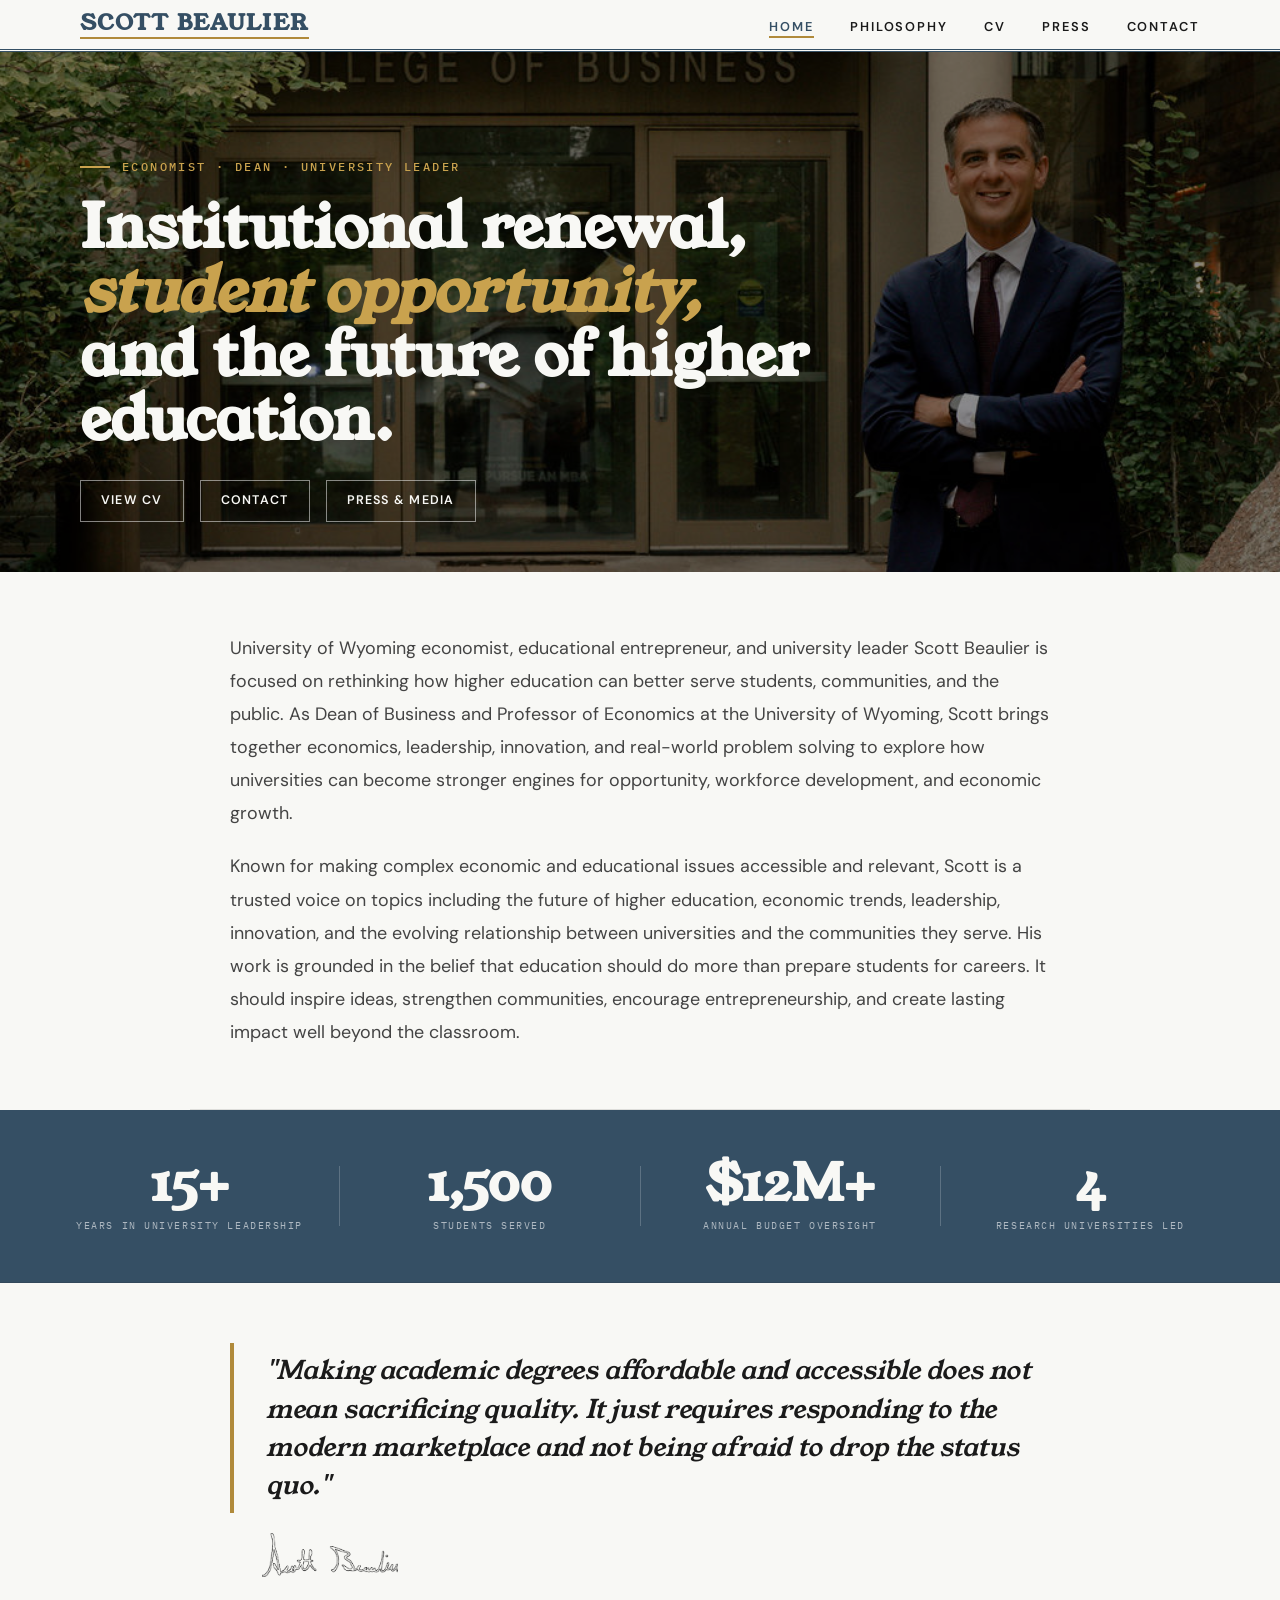
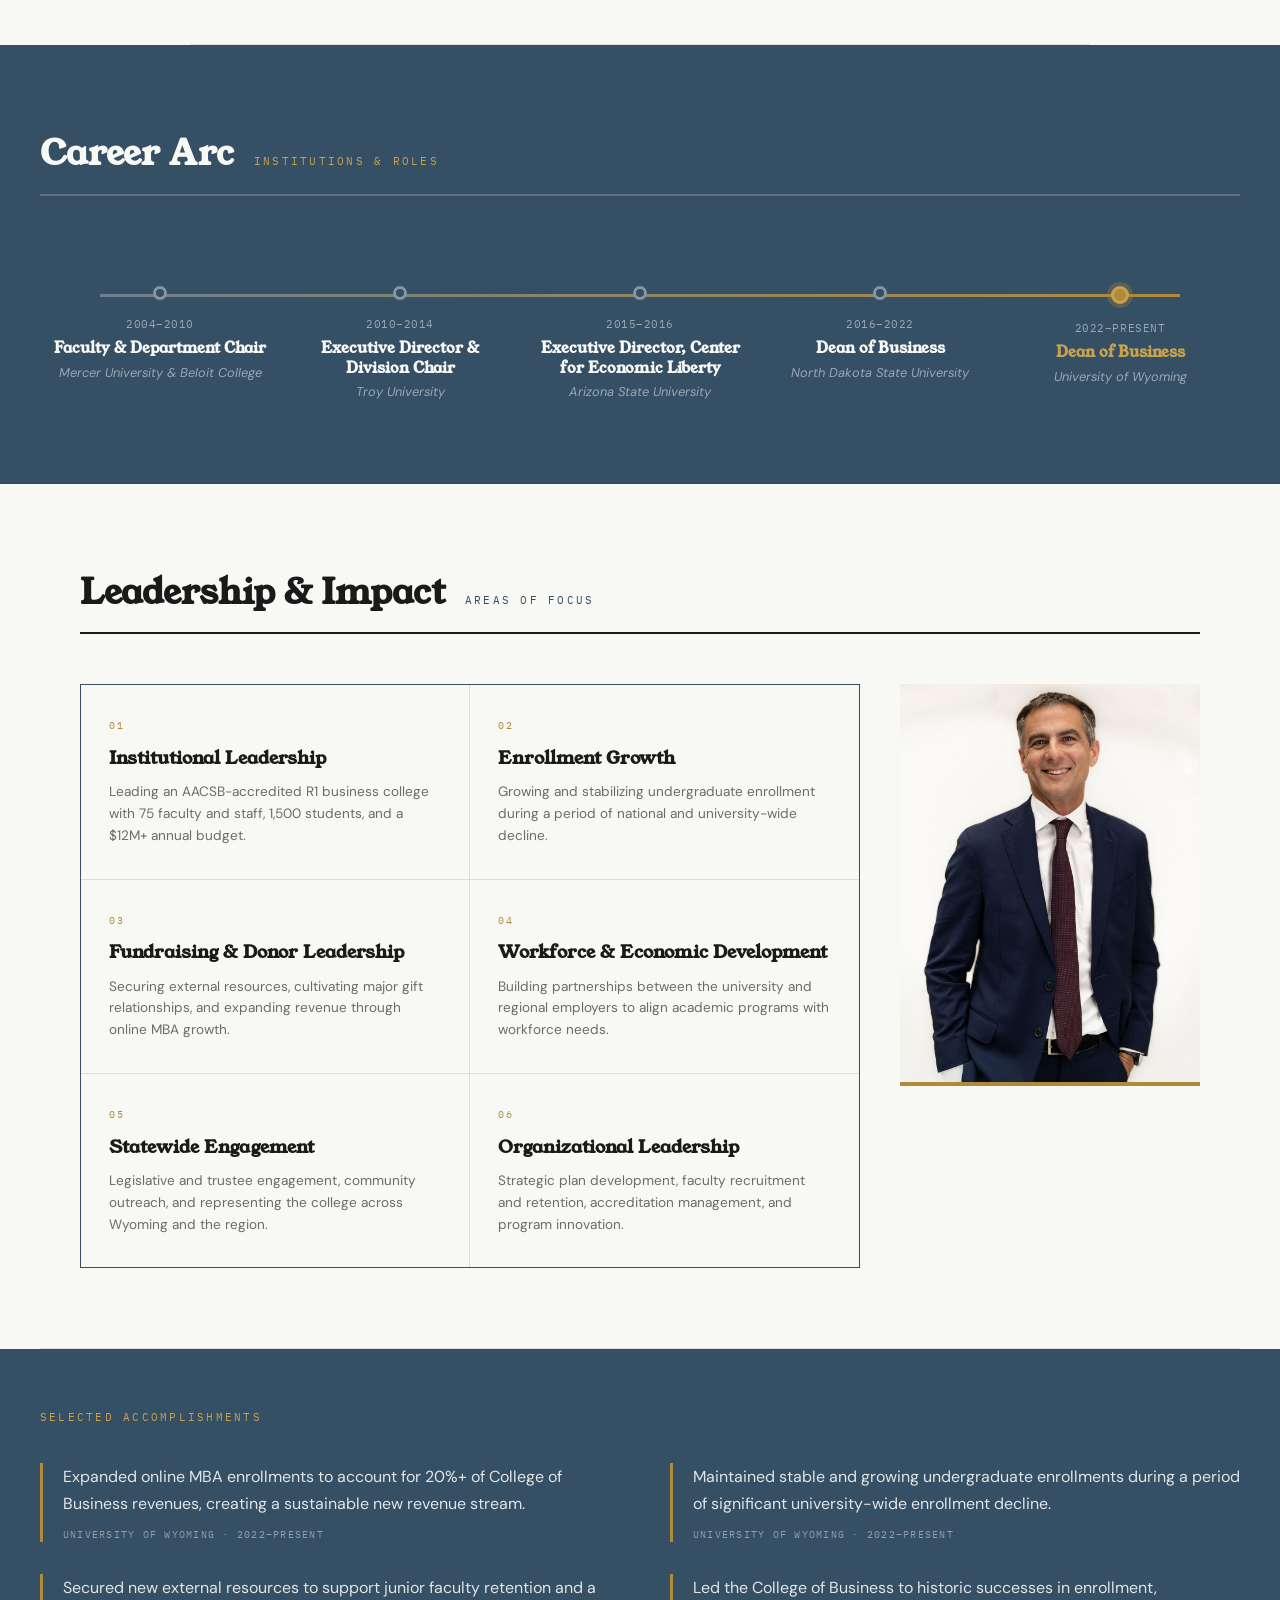
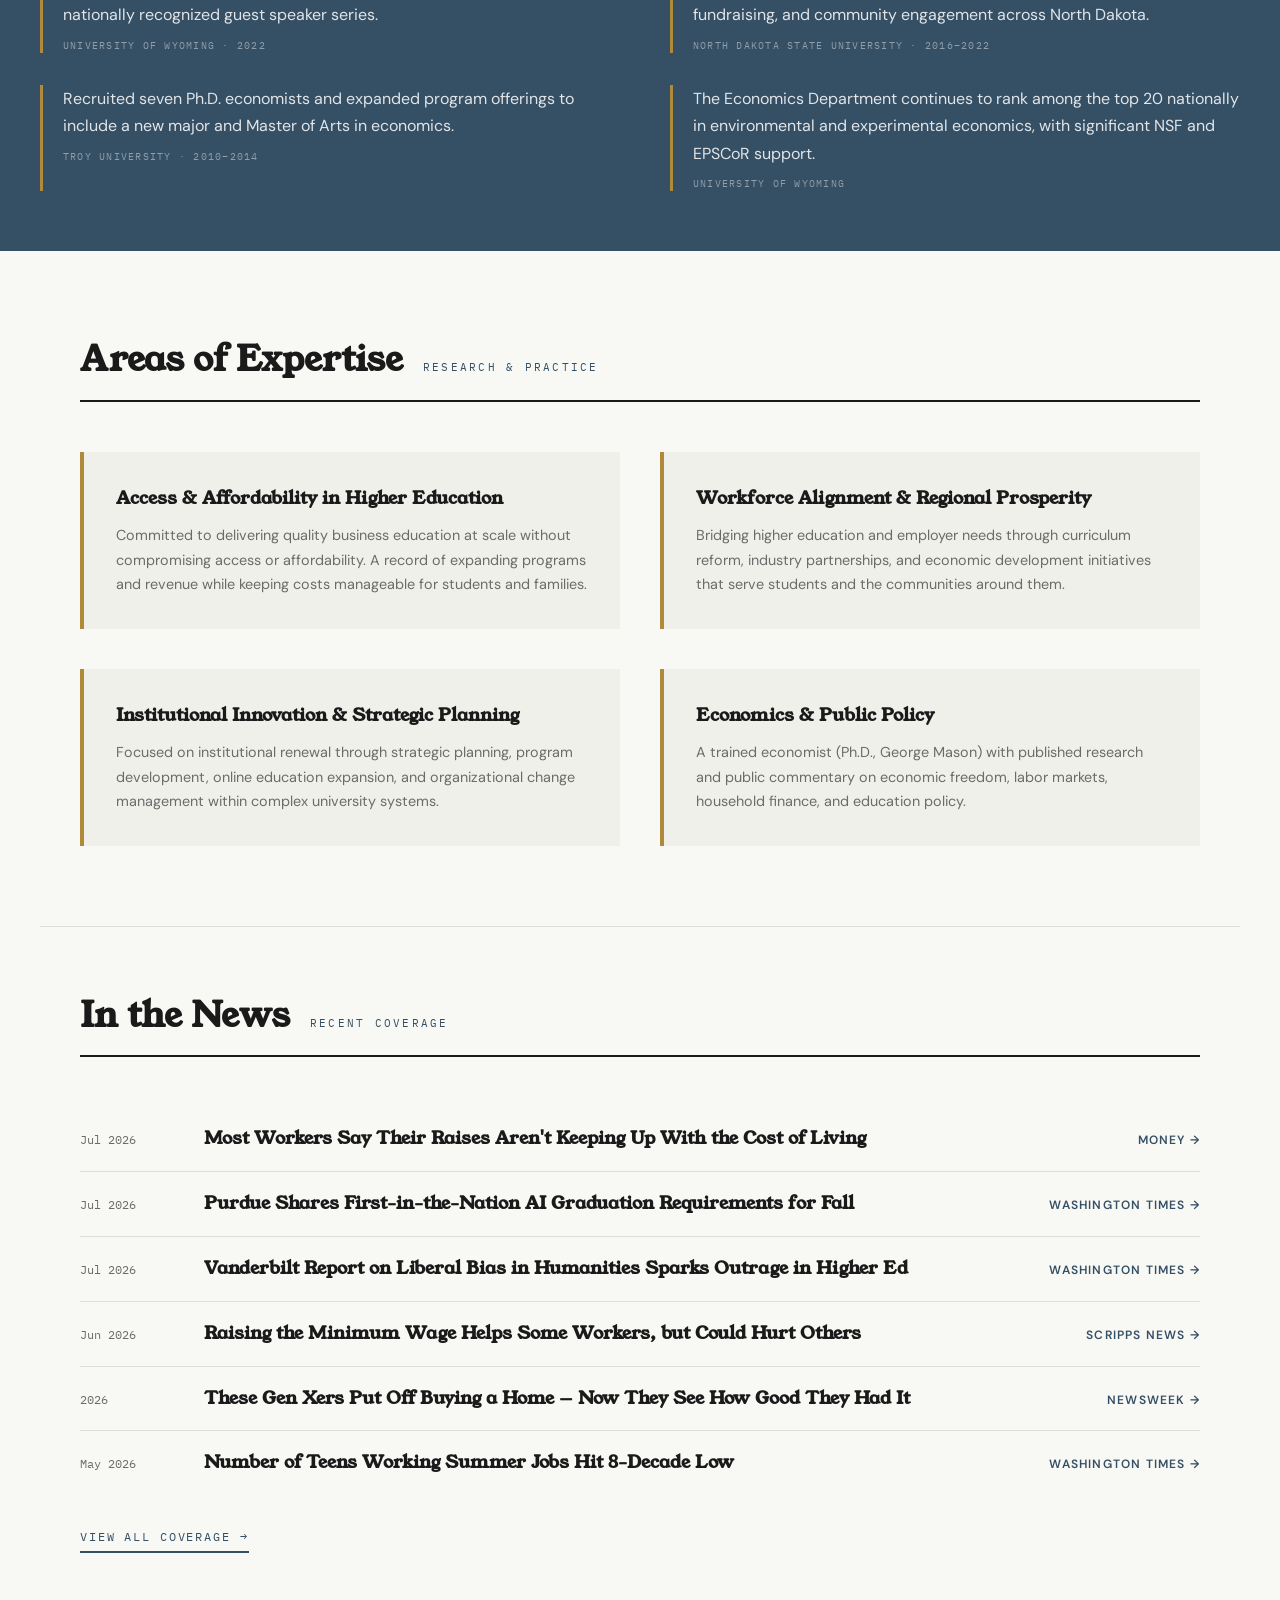
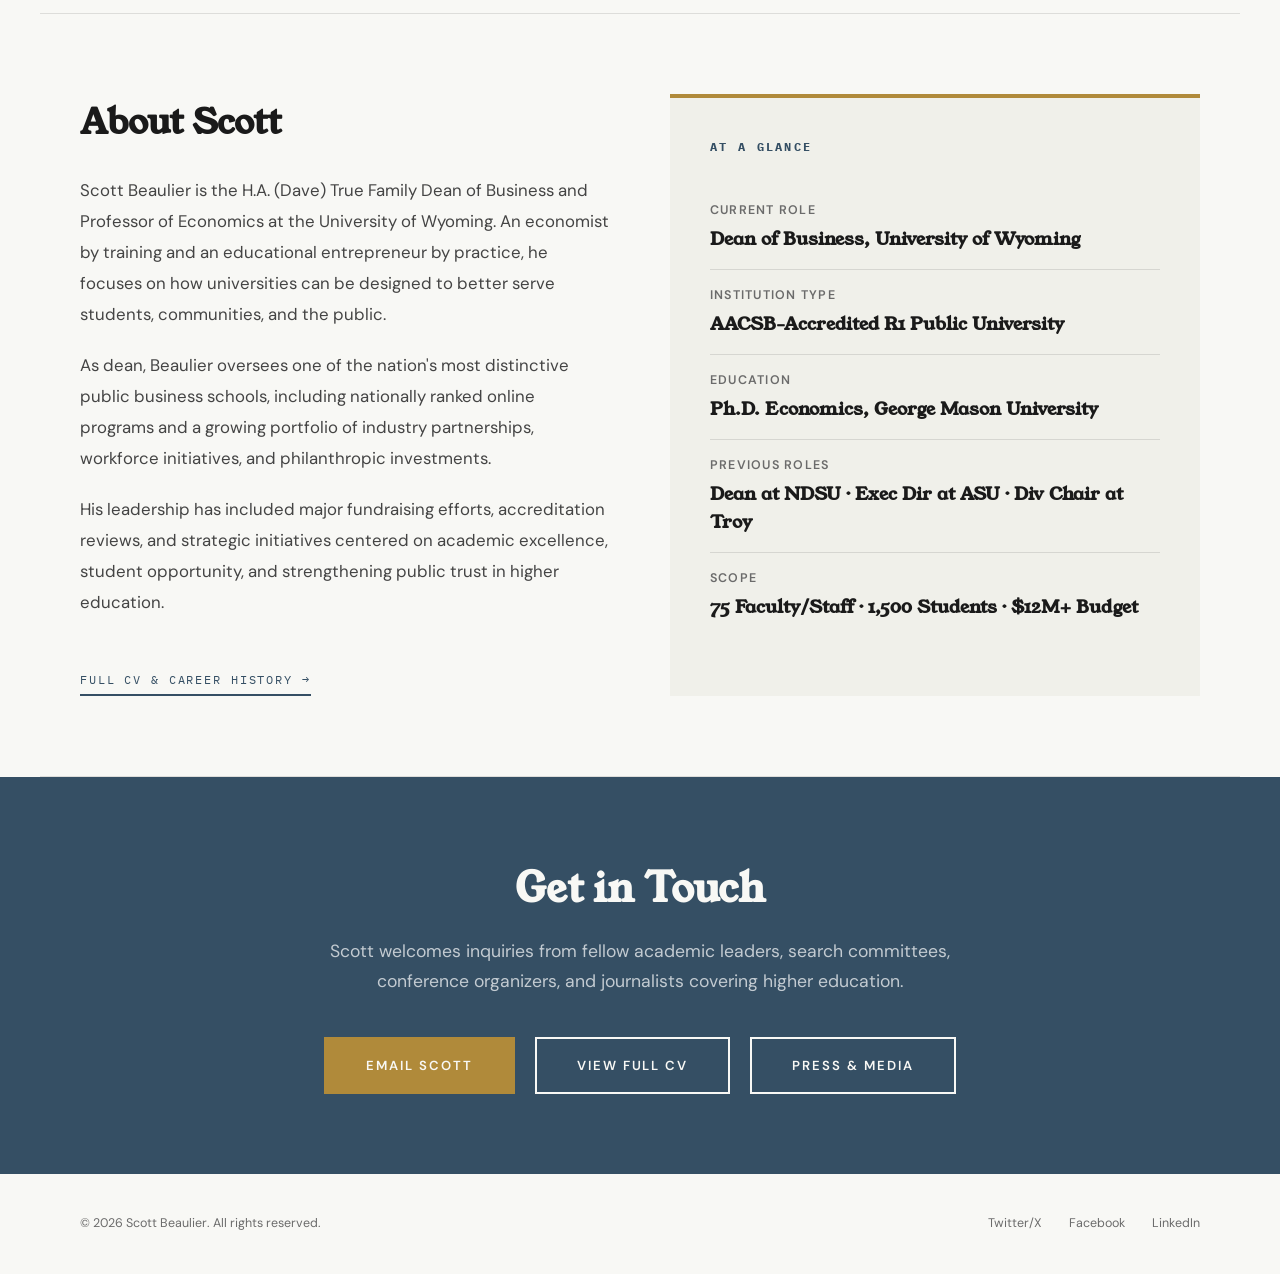
<file: index.html>
<!DOCTYPE html>
<html lang="en">
<head>
<meta charset="UTF-8">
<meta name="viewport" content="width=device-width, initial-scale=1.0">
<title>Scott Beaulier — Economist & University Leader</title>
<link href="https://fonts.googleapis.com/css2?family=Young+Serif&family=DM+Sans:wght@300;400;500;600&family=IBM+Plex+Mono:wght@400;500&display=swap" rel="stylesheet">
<link rel="icon" type="image/svg+xml" href="favicon.svg">
<link rel="stylesheet" href="styles.css">
<style>
  .hero {
    max-width: 1200px; margin: 0 auto; padding: 60px 40px 40px;
    display: grid; grid-template-columns: 1fr 400px; gap: 60px;
    align-items: start; border-bottom: 1px solid var(--light-rule);
  }
  .hero-text { padding-top: 20px; }
  .hero-kicker {
    font-family: 'IBM Plex Mono', monospace; font-size: 0.75rem; font-weight: 500;
    text-transform: uppercase; letter-spacing: 0.2em; color: var(--navy);
    margin-bottom: 20px; display: flex; align-items: center; gap: 12px;
  }
  .hero-kicker::before { content: ''; width: 30px; height: 2px; background: var(--gold); }
  .hero h1 {
    font-family: 'Young Serif', serif; font-size: 3.8rem; font-weight: 900;
    line-height: 1.05; margin-bottom: 24px; letter-spacing: -0.02em;
  }
  .hero h1 em { font-style: italic; color: var(--navy); }
  .hero-subtitle {
    font-size: 1.15rem; line-height: 1.8; color: var(--mid-gray);
    max-width: 580px; margin-bottom: 32px; font-weight: 400;
  }
  .hero-meta { display: flex; gap: 16px; flex-wrap: wrap; }
  .hero-meta a {
    font-size: 0.78rem; font-weight: 600; text-transform: uppercase; letter-spacing: 0.1em;
    color: var(--navy); padding: 8px 16px; border: 1.5px solid var(--navy);
    transition: all 0.3s; text-decoration: none;
  }
  .hero-meta a:hover { background: var(--navy); color: var(--warm-white); }
  .hero-image-area { position: relative; }
  .hero-image-frame {
    aspect-ratio: 3/4; background: var(--cream); overflow: hidden;
    border-bottom: 4px solid var(--gold);
  }
  .hero-image-frame img { width: 100%; height: 100%; object-fit: cover; object-position: center top; }
  .hero-image-caption { margin-top: 12px; font-size: 0.75rem; color: var(--mid-gray); font-style: italic; }

  /* ── STATS STRIP ── */
  .stats-strip {
    background: var(--navy); padding: 48px 40px;
    border-bottom: 1px solid var(--light-rule);
  }
  .stats-inner {
    max-width: 1200px; margin: 0 auto;
    display: flex; align-items: center; justify-content: center; gap: 0;
  }
  .stat-item { flex: 1; text-align: center; padding: 0 32px; }
  .stat-number {
    font-family: 'Young Serif', serif; font-size: 3.2rem; font-weight: 900;
    color: var(--warm-white); line-height: 1; margin-bottom: 8px;
  }
  .stat-label {
    font-family: 'IBM Plex Mono', monospace; font-size: 0.65rem;
    text-transform: uppercase; letter-spacing: 0.15em; color: rgba(255,255,255,0.6);
  }
  .stat-divider {
    width: 1px; height: 60px; background: rgba(255,255,255,0.2); flex-shrink: 0;
  }

  /* ── CAREER ARC ── */
  .career-arc {
    background: var(--navy); padding: 80px 40px;
    border-bottom: 1px solid var(--light-rule);
  }
  .career-arc-inner { position: relative; max-width: 1200px; margin: 0 auto; }
  .career-arc .section-header { border-bottom-color: rgba(255,255,255,0.2); }
  .career-arc .section-header h2 { color: var(--warm-white); }
  .career-arc .section-header .section-label { color: var(--gold-light); }
  .arc-timeline {
    display: flex; justify-content: space-between; position: relative;
    padding-top: 40px; margin-top: 20px;
  }
  .arc-line {
    position: absolute; top: 48px; left: 5%; right: 5%;
    height: 3px; background: rgba(255,255,255,0.15); z-index: 0;
  }
  .arc-line::after {
    content: ''; position: absolute; top: 0; left: 0;
    width: 100%; height: 100%; background: linear-gradient(90deg, rgba(255,255,255,0.15) 0%, var(--gold) 100%);
  }
  .arc-item {
    position: relative; z-index: 1; text-align: center;
    flex: 1; padding: 0 8px;
  }
  .arc-dot {
    width: 14px; height: 14px; border-radius: 50%;
    background: var(--navy); border: 3px solid rgba(255,255,255,0.4);
    margin: 0 auto 16px; position: relative;
  }
  .arc-current .arc-dot {
    background: var(--gold); border-color: var(--gold-light);
    width: 18px; height: 18px;
    box-shadow: 0 0 0 4px rgba(176, 138, 58, 0.3);
  }
  .arc-year {
    font-family: 'IBM Plex Mono', monospace; font-size: 0.68rem;
    color: rgba(255,255,255,0.5); text-transform: uppercase; letter-spacing: 0.05em;
    margin-bottom: 6px;
  }
  .arc-role {
    font-family: 'Young Serif', serif; font-size: 0.95rem;
    font-weight: 700; line-height: 1.3; margin-bottom: 4px; color: var(--warm-white);
  }
  .arc-current .arc-role { color: var(--gold-light); }
  .arc-institution {
    font-size: 0.8rem; color: rgba(255,255,255,0.5); font-style: italic;
  }

  /* ── LEADERSHIP IMPACT ── */
  .leadership { max-width: 1200px; margin: 0 auto; padding: 80px 40px; border-bottom: 1px solid var(--light-rule); }
  .impact-grid { display: grid; grid-template-columns: repeat(2, 1fr); gap: 0; border: 1.5px solid var(--navy); }
  .impact-item {
    padding: 32px 28px; border-right: 1px solid var(--light-rule);
    border-bottom: 1px solid var(--light-rule); transition: background 0.3s;
  }
  .impact-item:hover { background: var(--cream); }
  .impact-item:nth-child(2n) { border-right: none; }
  .impact-item:nth-last-child(-n+2) { border-bottom: none; }
  .impact-number {
    font-family: 'IBM Plex Mono', monospace; font-size: 0.65rem; color: var(--gold);
    text-transform: uppercase; letter-spacing: 0.15em; margin-bottom: 10px;
  }
  .impact-item h3 { font-family: 'Young Serif', serif; font-size: 1.15rem; font-weight: 700; margin-bottom: 8px; }
  .impact-item p { font-size: 0.85rem; color: var(--mid-gray); line-height: 1.6; }

  /* ── ACCOMPLISHMENTS STRIP ── */
  .accomplishments {
    background: var(--navy); color: var(--warm-white); padding: 60px 40px;
  }
  .accomplishments-inner { max-width: 1200px; margin: 0 auto; }
  .accomplishments-header {
    font-family: 'IBM Plex Mono', monospace; font-size: 0.7rem; text-transform: uppercase;
    letter-spacing: 0.2em; color: var(--gold-light); margin-bottom: 36px;
  }
  .accomplishments-grid { display: grid; grid-template-columns: repeat(2, 1fr); gap: 32px 60px; }
  .accomplishment-entry { padding-left: 20px; border-left: 3px solid var(--gold); }
  .accomplishment-entry p {
    font-size: 1rem; line-height: 1.7; color: rgba(255,255,255,0.85);
  }
  .accomplishment-entry .acc-context {
    font-family: 'IBM Plex Mono', monospace; font-size: 0.65rem; text-transform: uppercase;
    letter-spacing: 0.12em; color: rgba(255,255,255,0.45); margin-top: 8px;
  }

  /* ── EXPERTISE ── */
  .expertise { max-width: 1200px; margin: 0 auto; padding: 80px 40px; border-bottom: 1px solid var(--light-rule); }
  .expertise-grid { display: grid; grid-template-columns: repeat(2, 1fr); gap: 40px; }
  .expertise-card {
    padding: 32px; background: var(--cream); border-left: 4px solid var(--gold); transition: transform 0.3s;
  }
  .expertise-card:hover { transform: translateY(-4px); }
  .expertise-card h3 { font-family: 'Young Serif', serif; font-size: 1.15rem; font-weight: 700; margin-bottom: 10px; }
  .expertise-card p { font-size: 0.9rem; color: var(--mid-gray); line-height: 1.7; }

  /* ── IN THE NEWS ── */
  .in-news { max-width: 1200px; margin: 0 auto; padding: 60px 40px; border-bottom: 1px solid var(--light-rule); }
  .news-list { display: flex; flex-direction: column; }
  .news-item {
    display: grid; grid-template-columns: 100px 1fr auto; gap: 24px;
    align-items: baseline; padding: 20px 0; border-bottom: 1px solid var(--light-rule);
    text-decoration: none; color: var(--ink); transition: all 0.3s;
  }
  .news-item:hover { padding-left: 12px; border-bottom-color: var(--navy); }
  .news-item:last-child { border-bottom: none; }
  .news-date { font-family: 'IBM Plex Mono', monospace; font-size: 0.72rem; color: var(--mid-gray); }
  .news-title { font-family: 'Young Serif', serif; font-size: 1.15rem; font-weight: 700; line-height: 1.3; }
  .news-source { font-size: 0.75rem; font-weight: 600; text-transform: uppercase; letter-spacing: 0.1em; color: var(--navy); white-space: nowrap; }

  /* ── BIO ── */
  .bio-preview {
    max-width: 1200px; margin: 0 auto; padding: 80px 40px;
    display: grid; grid-template-columns: 1fr 1fr; gap: 60px;
    border-bottom: 1px solid var(--light-rule);
  }
  .bio-preview h2 { font-family: 'Young Serif', serif; font-size: 2.2rem; font-weight: 900; margin-bottom: 24px; }
  .bio-text { font-size: 1.05rem; line-height: 1.85; color: #444; }
  .bio-text p { margin-bottom: 20px; }
  .bio-highlights { background: var(--cream); padding: 40px; border-top: 4px solid var(--gold); }
  .bio-highlights h3 {
    font-family: 'IBM Plex Mono', monospace; font-size: 0.72rem; text-transform: uppercase;
    letter-spacing: 0.2em; color: var(--navy); margin-bottom: 28px;
  }
  .highlight-item { padding: 16px 0; border-bottom: 1px solid var(--light-rule); }
  .highlight-item:last-child { border-bottom: none; }
  .highlight-label { font-size: 0.78rem; text-transform: uppercase; letter-spacing: 0.1em; color: var(--mid-gray); font-weight: 600; margin-bottom: 4px; }
  .highlight-value { font-family: 'Young Serif', serif; font-size: 1.1rem; font-weight: 700; }

  @media (max-width: 900px) {
    section[style*="grid-template-columns:1fr auto"] { grid-template-columns:1fr !important; }
    section[style*="grid-template-columns:1fr auto"] img[alt*="conversation"] { width:100% !important; height:200px !important; }
    .hero { grid-template-columns: 1fr; gap: 40px; }
    .hero h1 { font-size: 2.8rem; }
    .hero-image-area { max-width: 300px; }
    .stats-inner { flex-wrap: wrap; gap: 24px; }
    .stat-divider { display: none; }
    .stat-item { flex: 0 0 45%; }
    .stat-number { font-size: 2.4rem; }
    .arc-timeline { flex-direction: column; gap: 24px; padding-top: 0; }
    .arc-line { display: none; }
    .arc-item { text-align: left; padding: 12px 0 12px 32px; border-left: 3px solid rgba(255,255,255,0.15); }
    .arc-current { border-left-color: var(--gold); }
    .arc-dot { display: none; }
    .impact-grid { grid-template-columns: 1fr 1fr; }
    .impact-item:nth-child(2n) { border-right: none; }
    div[style*="grid-template-columns:1fr 300px"] { grid-template-columns:1fr !important; }
    div[style*="grid-template-columns:1fr 300px"] > div[style*="sticky"] { position:static !important; max-width:300px; }
    .accomplishments-grid { grid-template-columns: 1fr; }
    .expertise-grid { grid-template-columns: 1fr; }
    .news-item { grid-template-columns: 1fr; gap: 8px; }
    .bio-preview { grid-template-columns: 1fr; }
  }

  @media (max-width: 600px) {
    .hero { padding: 40px 24px 30px; }
    .hero h1 { font-size: 2.2rem; }
    .stats-strip { padding: 32px 24px; }
    .stat-item { flex: 0 0 100%; }
    .stat-number { font-size: 2rem; }
    .career-arc { padding: 50px 24px; }
    .leadership, .expertise, .in-news, .bio-preview { padding: 50px 24px; }
    .accomplishments { padding: 40px 24px; }
    .impact-grid { grid-template-columns: 1fr; }
    .impact-item { border-right: none; }
  }
</style>
</head>
<body>

<header class="top-bar">
  <div class="top-bar-inner">
    <a href="index.html" class="site-name" style="text-decoration:none; display:flex; flex-direction:column; gap:3px; line-height:1;">
      <span style="font-family:'Young Serif',serif; font-size:1.35rem; font-weight:900; letter-spacing:0.06em; text-transform:uppercase; color:var(--navy);">Scott Beaulier</span>
      <span style="width:100%; height:2px; background:var(--gold); display:block;"></span>
    </a>
    <nav>
      <a href="index.html" class="active">Home</a>
      <a href="philosophy.html">Philosophy</a>
      <a href="cv.html">CV</a>
      <a href="press.html">Press</a>
      <a href="contact.html">Contact</a>
    </nav>
  </div>
</header>

<section style="position:relative; padding:0; overflow:hidden;">
  <div style="width:100%; height:520px; overflow:hidden; position:relative;">
    <img src="scott-building-full.jpg" alt="Scott Beaulier at the College of Business, University of Wyoming" style="width:100%; height:100%; object-fit:cover; object-position:center 48%; filter:brightness(0.55);">
    <div style="position:absolute; bottom:0; left:0; right:0; padding:60px 40px 50px; max-width:1200px; margin:0 auto;">
      <div style="font-family:'IBM Plex Mono',monospace; font-size:0.75rem; font-weight:500; text-transform:uppercase; letter-spacing:0.2em; color:var(--gold-light); margin-bottom:20px; display:flex; align-items:center; gap:12px;"><span style="width:30px; height:2px; background:var(--gold-light); display:inline-block;"></span>Economist · Dean · University Leader</div>
      <h1 style="font-family:'Young Serif',serif; font-size:3.8rem; font-weight:900; line-height:1.05; margin-bottom:20px; color:var(--warm-white); max-width:750px;">Institutional renewal, <em style="font-style:italic; color:var(--gold-light);">student opportunity,</em> and the future of higher education.</h1>
      <div style="display:flex; gap:16px; flex-wrap:wrap; margin-top:28px;">
        <a href="cv.html" style="font-size:0.78rem; font-weight:600; text-transform:uppercase; letter-spacing:0.1em; color:var(--warm-white); padding:10px 20px; border:1.5px solid rgba(255,255,255,0.5); text-decoration:none; transition:all 0.3s;">View CV</a>
        <a href="contact.html" style="font-size:0.78rem; font-weight:600; text-transform:uppercase; letter-spacing:0.1em; color:var(--warm-white); padding:10px 20px; border:1.5px solid rgba(255,255,255,0.5); text-decoration:none; transition:all 0.3s;">Contact</a>
        <a href="press.html" style="font-size:0.78rem; font-weight:600; text-transform:uppercase; letter-spacing:0.1em; color:var(--warm-white); padding:10px 20px; border:1.5px solid rgba(255,255,255,0.5); text-decoration:none; transition:all 0.3s;">Press & Media</a>
      </div>
    </div>
  </div>
</section>

<!-- INTRO COPY -->
<section style="max-width:900px; margin:0 auto; padding:60px 40px; border-bottom:1px solid var(--light-rule);">
  <p style="font-size:1.12rem; line-height:1.85; color:#444; margin-bottom:20px;">University of Wyoming economist, educational entrepreneur, and university leader Scott Beaulier is focused on rethinking how higher education can better serve students, communities, and the public. As Dean of Business and Professor of Economics at the University of Wyoming, Scott brings together economics, leadership, innovation, and real-world problem solving to explore how universities can become stronger engines for opportunity, workforce development, and economic growth.</p>
  <p style="font-size:1.12rem; line-height:1.85; color:#444;">Known for making complex economic and educational issues accessible and relevant, Scott is a trusted voice on topics including the future of higher education, economic trends, leadership, innovation, and the evolving relationship between universities and the communities they serve. His work is grounded in the belief that education should do more than prepare students for careers. It should inspire ideas, strengthen communities, encourage entrepreneurship, and create lasting impact well beyond the classroom.</p>
</section>

<!-- STATS STRIP -->
<section class="stats-strip">
  <div class="stats-inner">
    <div class="stat-item">
      <div class="stat-number">15+</div>
      <div class="stat-label">Years in University Leadership</div>
    </div>
    <div class="stat-divider"></div>
    <div class="stat-item">
      <div class="stat-number">1,500</div>
      <div class="stat-label">Students Served</div>
    </div>
    <div class="stat-divider"></div>
    <div class="stat-item">
      <div class="stat-number">$12M+</div>
      <div class="stat-label">Annual Budget Oversight</div>
    </div>
    <div class="stat-divider"></div>
    <div class="stat-item">
      <div class="stat-number">4</div>
      <div class="stat-label">Research Universities Led</div>
    </div>
  </div>
</section>

<!-- PERSONAL STATEMENT -->
<section style="max-width:900px; margin:0 auto; padding:60px 40px; border-bottom:1px solid var(--light-rule);">
  <blockquote style="font-family:'Young Serif',serif; font-size:1.6rem; font-style:italic; line-height:1.5; color:var(--ink); border-left:4px solid var(--gold); padding:8px 0 8px 32px; margin:0;">
    "Making academic degrees affordable and accessible does not mean sacrificing quality. It just requires responding to the modern marketplace and not being afraid to drop the status quo."
  </blockquote>
  <img src="scott-signature.png" alt="Scott Beaulier signature" style="height:44px; margin-top:20px; margin-left:32px; opacity:1;">
</section>

<!-- CAREER ARC -->
<section class="career-arc">
  <div class="career-arc-inner">
    <div class="section-header">
      <h2>Career Arc</h2>
      <span class="section-label">Institutions & Roles</span>
    </div>
    <div class="arc-timeline">
      <div class="arc-line"></div>
      <div class="arc-item">
        <div class="arc-dot"></div>
        <div class="arc-year">2004–2010</div>
        <div class="arc-role">Faculty & Department Chair</div>
        <div class="arc-institution">Mercer University & Beloit College</div>
      </div>
      <div class="arc-item">
        <div class="arc-dot"></div>
        <div class="arc-year">2010–2014</div>
        <div class="arc-role">Executive Director & Division Chair</div>
        <div class="arc-institution">Troy University</div>
      </div>
      <div class="arc-item">
        <div class="arc-dot"></div>
        <div class="arc-year">2015–2016</div>
        <div class="arc-role">Executive Director, Center for Economic Liberty</div>
        <div class="arc-institution">Arizona State University</div>
      </div>
      <div class="arc-item">
        <div class="arc-dot"></div>
        <div class="arc-year">2016–2022</div>
        <div class="arc-role">Dean of Business</div>
        <div class="arc-institution">North Dakota State University</div>
      </div>
      <div class="arc-item arc-current">
        <div class="arc-dot"></div>
        <div class="arc-year">2022–Present</div>
        <div class="arc-role">Dean of Business</div>
        <div class="arc-institution">University of Wyoming</div>
      </div>
    </div>
  </div>
</section>

<!-- LEADERSHIP & IMPACT -->
<section class="leadership" id="leadership">
  <div class="section-header">
    <h2>Leadership & Impact</h2>
    <span class="section-label">Areas of Focus</span>
  </div>
  <div style="display:grid; grid-template-columns:1fr 300px; gap:40px; align-items:start;">
    <div class="impact-grid">
      <div class="impact-item"><div class="impact-number">01</div><h3>Institutional Leadership</h3><p>Leading an AACSB-accredited R1 business college with 75 faculty and staff, 1,500 students, and a $12M+ annual budget.</p></div>
      <div class="impact-item"><div class="impact-number">02</div><h3>Enrollment Growth</h3><p>Growing and stabilizing undergraduate enrollment during a period of national and university-wide decline.</p></div>
      <div class="impact-item"><div class="impact-number">03</div><h3>Fundraising & Donor Leadership</h3><p>Securing external resources, cultivating major gift relationships, and expanding revenue through online MBA growth.</p></div>
      <div class="impact-item"><div class="impact-number">04</div><h3>Workforce & Economic Development</h3><p>Building partnerships between the university and regional employers to align academic programs with workforce needs.</p></div>
      <div class="impact-item"><div class="impact-number">05</div><h3>Statewide Engagement</h3><p>Legislative and trustee engagement, community outreach, and representing the college across Wyoming and the region.</p></div>
      <div class="impact-item"><div class="impact-number">06</div><h3>Organizational Leadership</h3><p>Strategic plan development, faculty recruitment and retention, accreditation management, and program innovation.</p></div>
    </div>
    <div style="position:sticky; top:80px;">
      <img src="scott-studio.jpg" alt="Scott Beaulier" style="width:100%; border-bottom:4px solid var(--gold);">
    </div>
  </div>
</section>

<!-- ACCOMPLISHMENTS -->
<section class="accomplishments">
  <div class="accomplishments-inner">
    <div class="accomplishments-header">Selected Accomplishments</div>
    <div class="accomplishments-grid">
      <div class="accomplishment-entry">
        <p>Expanded online MBA enrollments to account for 20%+ of College of Business revenues, creating a sustainable new revenue stream.</p>
        <div class="acc-context">University of Wyoming · 2022–Present</div>
      </div>
      <div class="accomplishment-entry">
        <p>Maintained stable and growing undergraduate enrollments during a period of significant university-wide enrollment decline.</p>
        <div class="acc-context">University of Wyoming · 2022–Present</div>
      </div>
      <div class="accomplishment-entry">
        <p>Secured new external resources to support junior faculty retention and a nationally recognized guest speaker series.</p>
        <div class="acc-context">University of Wyoming · 2022</div>
      </div>
      <div class="accomplishment-entry">
        <p>Led the College of Business to historic successes in enrollment, fundraising, and community engagement across North Dakota.</p>
        <div class="acc-context">North Dakota State University · 2016–2022</div>
      </div>
      <div class="accomplishment-entry">
        <p>Recruited seven Ph.D. economists and expanded program offerings to include a new major and Master of Arts in economics.</p>
        <div class="acc-context">Troy University · 2010–2014</div>
      </div>
      <div class="accomplishment-entry">
        <p>The Economics Department continues to rank among the top 20 nationally in environmental and experimental economics, with significant NSF and EPSCoR support.</p>
        <div class="acc-context">University of Wyoming</div>
      </div>
    </div>
  </div>
</section>

<!-- EXPERTISE -->
<section class="expertise" id="expertise">
  <div class="section-header">
    <h2>Areas of Expertise</h2>
    <span class="section-label">Research & Practice</span>
  </div>
  <div class="expertise-grid">
    <div class="expertise-card fade-in">
      <h3>Access & Affordability in Higher Education</h3>
      <p>Committed to delivering quality business education at scale without compromising access or affordability. A record of expanding programs and revenue while keeping costs manageable for students and families.</p>
    </div>
    <div class="expertise-card fade-in">
      <h3>Workforce Alignment & Regional Prosperity</h3>
      <p>Bridging higher education and employer needs through curriculum reform, industry partnerships, and economic development initiatives that serve students and the communities around them.</p>
    </div>
    <div class="expertise-card fade-in">
      <h3>Institutional Innovation & Strategic Planning</h3>
      <p>Focused on institutional renewal through strategic planning, program development, online education expansion, and organizational change management within complex university systems.</p>
    </div>
    <div class="expertise-card fade-in">
      <h3>Economics & Public Policy</h3>
      <p>A trained economist (Ph.D., George Mason) with published research and public commentary on economic freedom, labor markets, household finance, and education policy.</p>
    </div>
  </div>
</section>

<!-- IN THE NEWS (smaller, supporting role) -->
<section class="in-news" id="news">
  <div class="section-header">
    <h2>In the News</h2>
    <span class="section-label">Recent Coverage</span>
  </div>
  <div class="news-list">
    <a class="news-item" href="https://money.com/wages-not-keeping-up-with-cost-of-living/" target="_blank"><span class="news-date">Jul 2026</span><span class="news-title">Most Workers Say Their Raises Aren't Keeping Up With the Cost of Living</span><span class="news-source">Money →</span></a>
    <a class="news-item" href="https://www.washingtontimes.com/news/2026/jul/9/purdue-shares-first-nation-ai-graduation-requirements-fall-semester/" target="_blank"><span class="news-date">Jul 2026</span><span class="news-title">Purdue Shares First-in-the-Nation AI Graduation Requirements for Fall</span><span class="news-source">Washington Times →</span></a>
    <a class="news-item" href="https://www.washingtontimes.com/news/2026/jul/1/vanderbilt-report-liberal-bias-humanities-sparks-outrage-higher/" target="_blank"><span class="news-date">Jul 2026</span><span class="news-title">Vanderbilt Report on Liberal Bias in Humanities Sparks Outrage in Higher Ed</span><span class="news-source">Washington Times →</span></a>
    <a class="news-item" href="https://www.scrippsnews.com/us-news/raising-the-minimum-wage-helps-some-workers-but-economists-warn-it-could-hurt-others" target="_blank"><span class="news-date">Jun 2026</span><span class="news-title">Raising the Minimum Wage Helps Some Workers, but Could Hurt Others</span><span class="news-source">Scripps News →</span></a>
    <a class="news-item" href="https://www.newsweek.com/these-gen-xers-put-off-buying-a-home-now-they-see-how-good-they-had-it-12026886" target="_blank"><span class="news-date">2026</span><span class="news-title">These Gen Xers Put Off Buying a Home — Now They See How Good They Had It</span><span class="news-source">Newsweek →</span></a>
    <a class="news-item" href="https://www.washingtontimes.com/news/2026/may/27/number-teens-working-summer-jobs-hit-8-decade-low/" target="_blank"><span class="news-date">May 2026</span><span class="news-title">Number of Teens Working Summer Jobs Hit 8-Decade Low</span><span class="news-source">Washington Times →</span></a>
  </div>
  <a href="press.html" class="view-all-link">View All Coverage →</a>
  </div>
</section>

<!-- BIO -->
<section class="bio-preview" id="bio">
  <div>
    <h2>About Scott</h2>
    <div class="bio-text">
      <p>Scott Beaulier is the H.A. (Dave) True Family Dean of Business and Professor of Economics at the University of Wyoming. An economist by training and an educational entrepreneur by practice, he focuses on how universities can be designed to better serve students, communities, and the public.</p>
      <p>As dean, Beaulier oversees one of the nation's most distinctive public business schools, including nationally ranked online programs and a growing portfolio of industry partnerships, workforce initiatives, and philanthropic investments.</p>
      <p>His leadership has included major fundraising efforts, accreditation reviews, and strategic initiatives centered on academic excellence, student opportunity, and strengthening public trust in higher education.</p>
    </div>
    <a href="cv.html" class="view-all-link">Full CV & Career History →</a>
  </div>
  <div class="bio-highlights">
    <h3>At a Glance</h3>
    <div class="highlight-item"><div class="highlight-label">Current Role</div><div class="highlight-value">Dean of Business, University of Wyoming</div></div>
    <div class="highlight-item"><div class="highlight-label">Institution Type</div><div class="highlight-value">AACSB-Accredited R1 Public University</div></div>
    <div class="highlight-item"><div class="highlight-label">Education</div><div class="highlight-value">Ph.D. Economics, George Mason University</div></div>
    <div class="highlight-item"><div class="highlight-label">Previous Roles</div><div class="highlight-value">Dean at NDSU · Exec Dir at ASU · Div Chair at Troy</div></div>
    <div class="highlight-item"><div class="highlight-label">Scope</div><div class="highlight-value">75 Faculty/Staff · 1,500 Students · $12M+ Budget</div></div>
  </div>
</section>

<!-- CTA -->
<section class="media-cta">
  <div class="media-cta-inner">
    <h2>Get in Touch</h2>
    <p>Scott welcomes inquiries from fellow academic leaders, search committees, conference organizers, and journalists covering higher education.</p>
    <div class="cta-buttons">
      <a href="mailto:Sbeauli2@uwyo.edu" class="cta-btn primary">Email Scott</a>
      <a href="cv.html" class="cta-btn">View Full CV</a>
      <a href="press.html" class="cta-btn">Press & Media</a>
    </div>
  </div>
</section>

<footer>
  <span>&copy; 2026 Scott Beaulier. All rights reserved.</span>
  <div>
    <a href="https://twitter.com/SBeaulier77">Twitter/X</a>
    <a href="https://www.facebook.com/scott.beaulier.3">Facebook</a>
    <a href="https://www.linkedin.com/in/scott-beaulier-0524102/" target="_blank">LinkedIn</a>
  </div>
</footer>

</body>
</html>
</file>
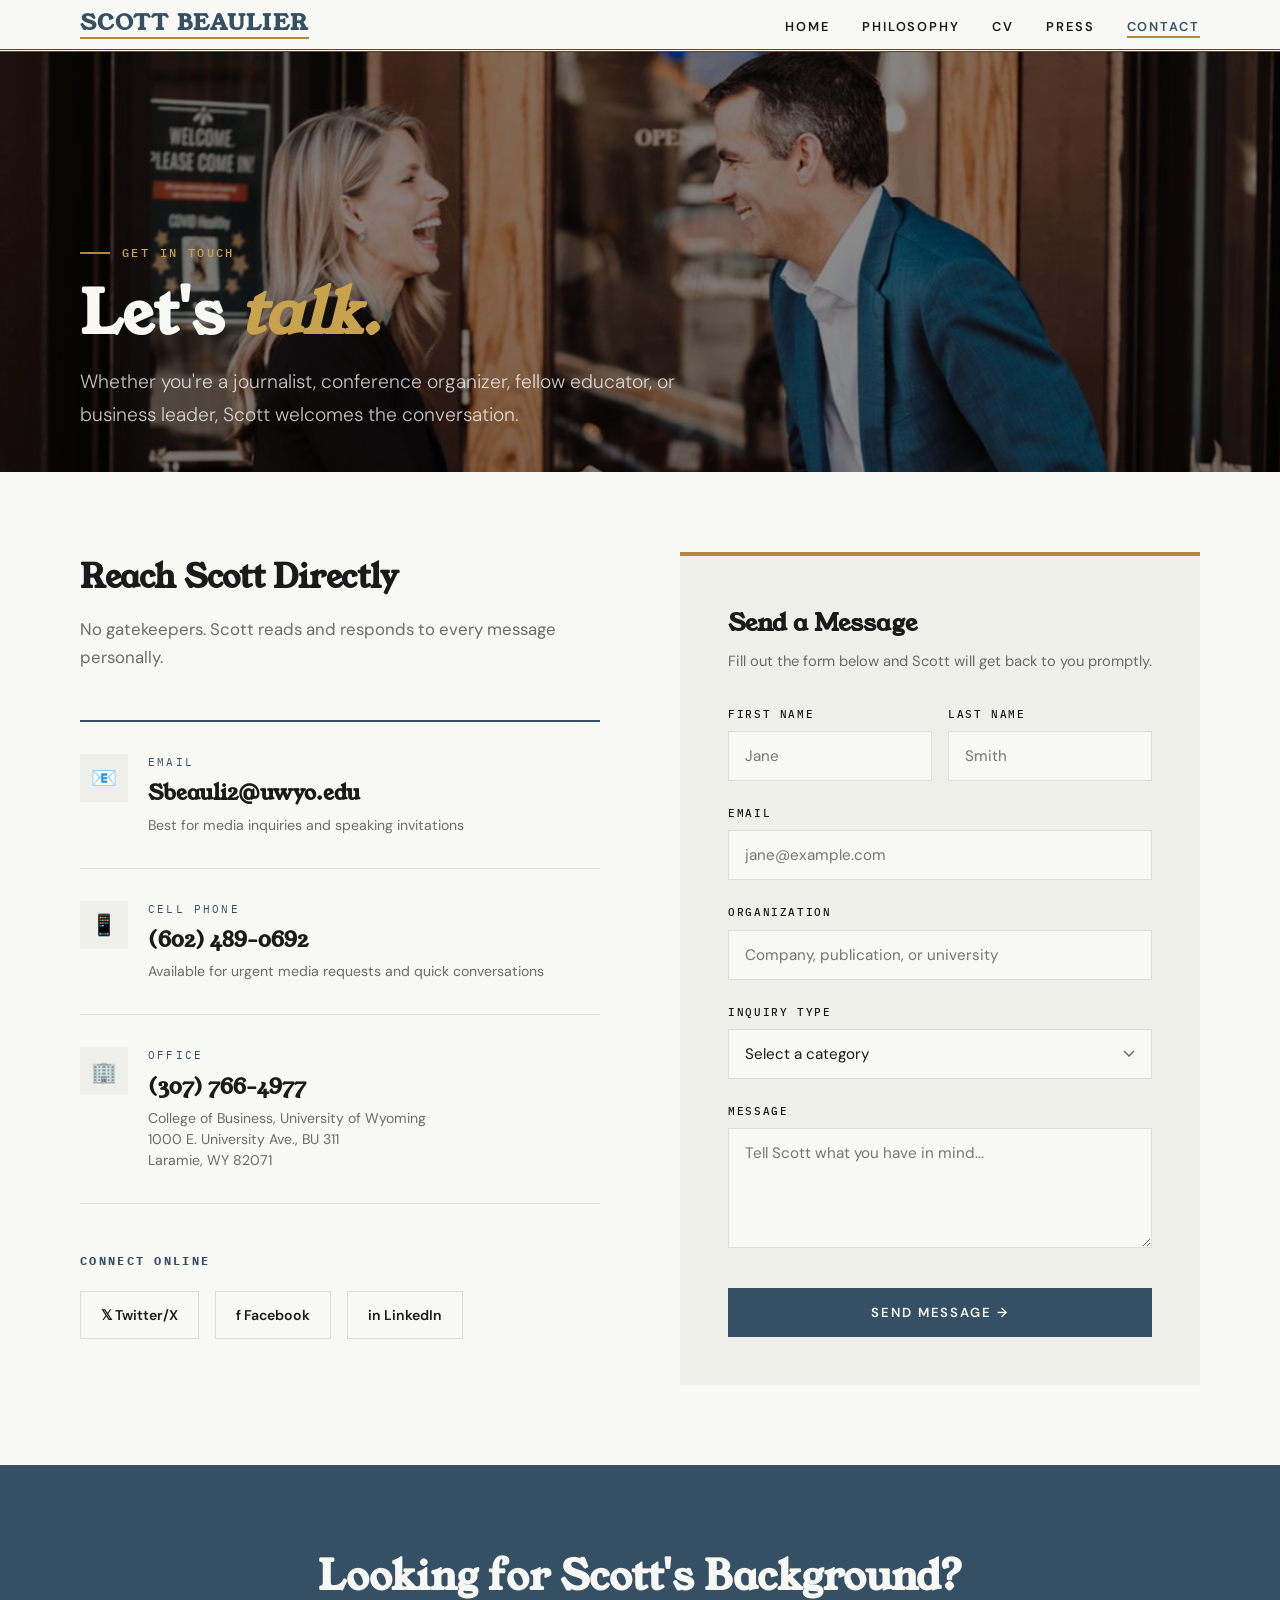
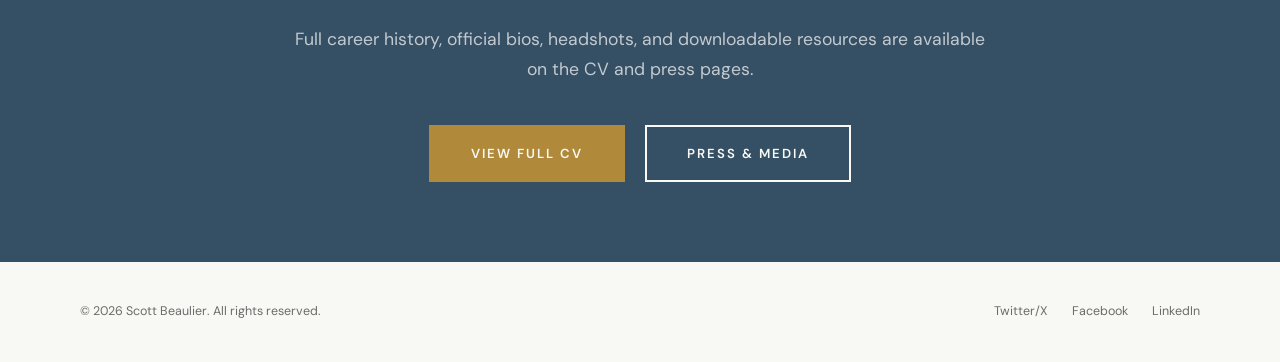
<file: contact.html>
<!DOCTYPE html>
<html lang="en">
<head>
<meta charset="UTF-8">
<meta name="viewport" content="width=device-width, initial-scale=1.0">
<title>Contact — Scott Beaulier</title>
<link href="https://fonts.googleapis.com/css2?family=Young+Serif&family=DM+Sans:wght@300;400;500;600&family=IBM+Plex+Mono:wght@400;500&display=swap" rel="stylesheet">
<link rel="icon" type="image/svg+xml" href="favicon.svg">
<link rel="stylesheet" href="styles.css">
<style>
  .contact-layout { max-width:1200px; margin:0 auto; padding:80px 40px; display:grid; grid-template-columns:1fr 1fr; gap:80px; }

  .contact-channels h2 { font-family:'Young Serif',serif; font-size:2rem; font-weight:900; margin-bottom:12px; }
  .contact-channels .intro { font-size:1.05rem; color:var(--mid-gray); line-height:1.7; margin-bottom:48px; }

  .channel { padding:32px 0; border-bottom:1px solid var(--light-rule); display:grid; grid-template-columns:48px 1fr; gap:20px; align-items:start; }
  .channel:first-of-type { border-top:2px solid var(--navy); }
  .channel-icon { width:48px; height:48px; background:var(--cream); display:flex; align-items:center; justify-content:center; font-size:1.3rem; }
  .channel-label { font-family:'IBM Plex Mono',monospace; font-size:0.68rem; text-transform:uppercase; letter-spacing:0.2em; color:var(--navy); margin-bottom:6px; }
  .channel-value { font-family:'Young Serif',serif; font-size:1.3rem; font-weight:700; margin-bottom:4px; }
  .channel-value a { color:var(--ink); text-decoration:none; border-bottom:2px solid transparent; transition:border-color 0.3s; }
  .channel-value a:hover { border-color:var(--gold); }
  .channel-note { font-size:0.88rem; color:var(--mid-gray); line-height:1.5; }

  .social-links { margin-top:48px; }
  .social-links h3 { font-family:'IBM Plex Mono',monospace; font-size:0.72rem; text-transform:uppercase; letter-spacing:0.2em; color:var(--navy); margin-bottom:20px; }
  .social-grid { display:flex; gap:16px; }
  .social-link { display:flex; align-items:center; gap:10px; padding:12px 20px; border:1.5px solid var(--light-rule); text-decoration:none; color:var(--ink); font-size:0.88rem; font-weight:600; transition:all 0.3s; }
  .social-link:hover { border-color:var(--navy); background:var(--cream); }

  .contact-form-area { background:var(--cream); padding:48px; border-top:4px solid var(--gold); }
  .contact-form-area h3 { font-family:'Young Serif',serif; font-size:1.5rem; font-weight:900; margin-bottom:8px; }
  .contact-form-area .form-intro { font-size:0.92rem; color:var(--mid-gray); margin-bottom:32px; line-height:1.6; }

  .form-group { margin-bottom:24px; }
  .form-group label { display:block; font-family:'IBM Plex Mono',monospace; font-size:0.68rem; text-transform:uppercase; letter-spacing:0.15em; color:var(--ink); margin-bottom:8px; font-weight:500; }
  .form-group input, .form-group select, .form-group textarea { width:100%; font-family:'DM Sans',sans-serif; font-size:0.95rem; padding:14px 16px; border:1.5px solid var(--light-rule); background:var(--warm-white); color:var(--ink); transition:border-color 0.3s; outline:none; appearance:none; -webkit-appearance:none; }
  .form-group input:focus, .form-group select:focus, .form-group textarea:focus { border-color:var(--navy); }
  .form-group textarea { resize:vertical; min-height:120px; }
  .form-group select { background-image:url("data:image/svg+xml,%3Csvg xmlns='http://www.w3.org/2000/svg' width='12' height='8' viewBox='0 0 12 8'%3E%3Cpath d='M1 1l5 5 5-5' stroke='%236b6b6b' stroke-width='1.5' fill='none'/%3E%3C/svg%3E"); background-repeat:no-repeat; background-position:right 16px center; padding-right:40px; cursor:pointer; }
  .form-row { display:grid; grid-template-columns:1fr 1fr; gap:16px; }
  .submit-btn { width:100%; font-family:'DM Sans',sans-serif; font-size:0.82rem; font-weight:600; text-transform:uppercase; letter-spacing:0.15em; padding:16px; background:var(--navy); color:var(--warm-white); border:none; cursor:pointer; transition:background 0.3s; margin-top:8px; }
  .submit-btn:hover { background:var(--gold); }

  .response-strip { max-width:1200px; margin:0 auto; padding:40px; display:grid; grid-template-columns:repeat(3,1fr); gap:32px; border-bottom:1px solid var(--light-rule); }
  .response-item { text-align:center; padding:24px; }
  .response-item .response-label { font-family:'IBM Plex Mono',monospace; font-size:0.65rem; text-transform:uppercase; letter-spacing:0.2em; color:var(--navy); margin-bottom:10px; }
  .response-item .response-value { font-family:'Young Serif',serif; font-size:1.4rem; font-weight:900; }
  .response-item .response-note { font-size:0.82rem; color:var(--mid-gray); margin-top:4px; }



  @media (max-width:900px) {
    .contact-layout { grid-template-columns:1fr; gap:40px; }
    .response-strip { grid-template-columns:1fr; gap:16px; }
    .social-grid { flex-wrap:wrap; }
  }

  @media (max-width:600px) {
    .contact-layout { padding:50px 24px; }
    .contact-form-area { padding:32px 24px; }
    .form-row { grid-template-columns:1fr; }
    .response-strip { padding:24px; }
    .channel { grid-template-columns:1fr; }
    .channel-icon { display:none; }
  }
</style>
</head>
<body>

<header class="top-bar"><div class="top-bar-inner"><a href="index.html" class="site-name" style="text-decoration:none; display:flex; flex-direction:column; gap:3px; line-height:1;"><span style="font-family:'Young Serif',serif; font-size:1.35rem; font-weight:900; letter-spacing:0.06em; text-transform:uppercase; color:var(--navy);">Scott Beaulier</span><span style="width:100%; height:2px; background:var(--gold); display:block;"></span></a><nav><a href="index.html">Home</a><a href="philosophy.html">Philosophy</a><a href="cv.html">CV</a><a href="press.html">Press</a><a href="contact.html" class="active">Contact</a></nav></div></header>

<section class="page-hero" style="position:relative; padding:0; max-width:100%; overflow:hidden; border-bottom:none;">
  <div style="width:100%; height:420px; overflow:hidden; position:relative;">
    <img src="scott-handshake.jpg" alt="Scott Beaulier meeting with community members" style="width:100%; height:100%; object-fit:cover; object-position:center 20%; filter:brightness(0.55);">
    <div style="position:absolute; bottom:0; left:0; right:0; padding:50px 40px 40px; max-width:1200px; margin:0 auto;">
      <div class="hero-kicker" style="color:var(--gold-light);">Get In Touch</div>
      <h1 style="color:var(--warm-white); max-width:600px;">Let's <em style="color:var(--gold-light);">talk.</em></h1>
      <p class="hero-subtitle" style="color:rgba(255,255,255,0.75); max-width:600px;">Whether you're a journalist, conference organizer, fellow educator, or business leader, Scott welcomes the conversation.</p>
    </div>
  </div>
</section>


<section class="contact-layout">
  <div class="contact-channels">
    <h2>Reach Scott Directly</h2>
    <p class="intro">No gatekeepers. Scott reads and responds to every message personally.</p>
    <div class="channel"><div class="channel-icon">📧</div><div><div class="channel-label">Email</div><div class="channel-value"><a href="mailto:Sbeauli2@uwyo.edu">Sbeauli2@uwyo.edu</a></div><div class="channel-note">Best for media inquiries and speaking invitations</div></div></div>
    <div class="channel"><div class="channel-icon">📱</div><div><div class="channel-label">Cell Phone</div><div class="channel-value"><a href="tel:6024890692">(602) 489-0692</a></div><div class="channel-note">Available for urgent media requests and quick conversations</div></div></div>
    <div class="channel"><div class="channel-icon">🏢</div><div><div class="channel-label">Office</div><div class="channel-value"><a href="tel:3077664977">(307) 766-4977</a></div><div class="channel-note">College of Business, University of Wyoming<br>1000 E. University Ave., BU 311<br>Laramie, WY 82071</div></div></div>
    <div class="social-links"><h3>Connect Online</h3><div class="social-grid"><a href="https://twitter.com/SBeaulier77" class="social-link">𝕏 Twitter/X</a><a href="https://www.facebook.com/scott.beaulier.3" class="social-link">f Facebook</a><a href="https://www.linkedin.com/in/scott-beaulier-0524102/" target="_blank" class="social-link">in LinkedIn</a></div></div>
  </div>
  <div class="contact-form-area">
    <h3>Send a Message</h3>
    <p class="form-intro">Fill out the form below and Scott will get back to you promptly.</p>
    <form action="#" method="POST">
      <div class="form-row"><div class="form-group"><label for="firstName">First Name</label><input type="text" id="firstName" name="firstName" placeholder="Jane"></div><div class="form-group"><label for="lastName">Last Name</label><input type="text" id="lastName" name="lastName" placeholder="Smith"></div></div>
      <div class="form-group"><label for="email">Email</label><input type="email" id="email" name="email" placeholder="jane@example.com"></div>
      <div class="form-group"><label for="organization">Organization</label><input type="text" id="organization" name="organization" placeholder="Company, publication, or university"></div>
      <div class="form-group"><label for="reason">Inquiry Type</label><select id="reason" name="reason"><option value="" disabled selected>Select a category</option><option value="media">Media / Press Inquiry</option><option value="speaking">Speaking Engagement</option><option value="academic">Academic Collaboration</option><option value="business">Business Partnership</option><option value="student">Student Inquiry</option><option value="other">Other</option></select></div>
      <div class="form-group"><label for="message">Message</label><textarea id="message" name="message" placeholder="Tell Scott what you have in mind..."></textarea></div>
      <button type="submit" class="submit-btn">Send Message →</button>
    </form>
  </div>
</section>


<section class="media-cta">
  <div class="media-cta-inner">
    <h2>Looking for Scott's Background?</h2>
    <p>Full career history, official bios, headshots, and downloadable resources are available on the CV and press pages.</p>
    <div class="cta-buttons"><a href="cv.html" class="cta-btn primary">View Full CV</a><a href="press.html" class="cta-btn">Press & Media</a></div>
  </div>
</section>

<footer><span>© 2026 Scott Beaulier. All rights reserved.</span><div><a href="https://twitter.com/SBeaulier77">Twitter/X</a><a href="https://www.facebook.com/scott.beaulier.3">Facebook</a><a href="https://www.linkedin.com/in/scott-beaulier-0524102/" target="_blank">LinkedIn</a></div></footer>

</body>
</html>
</file>
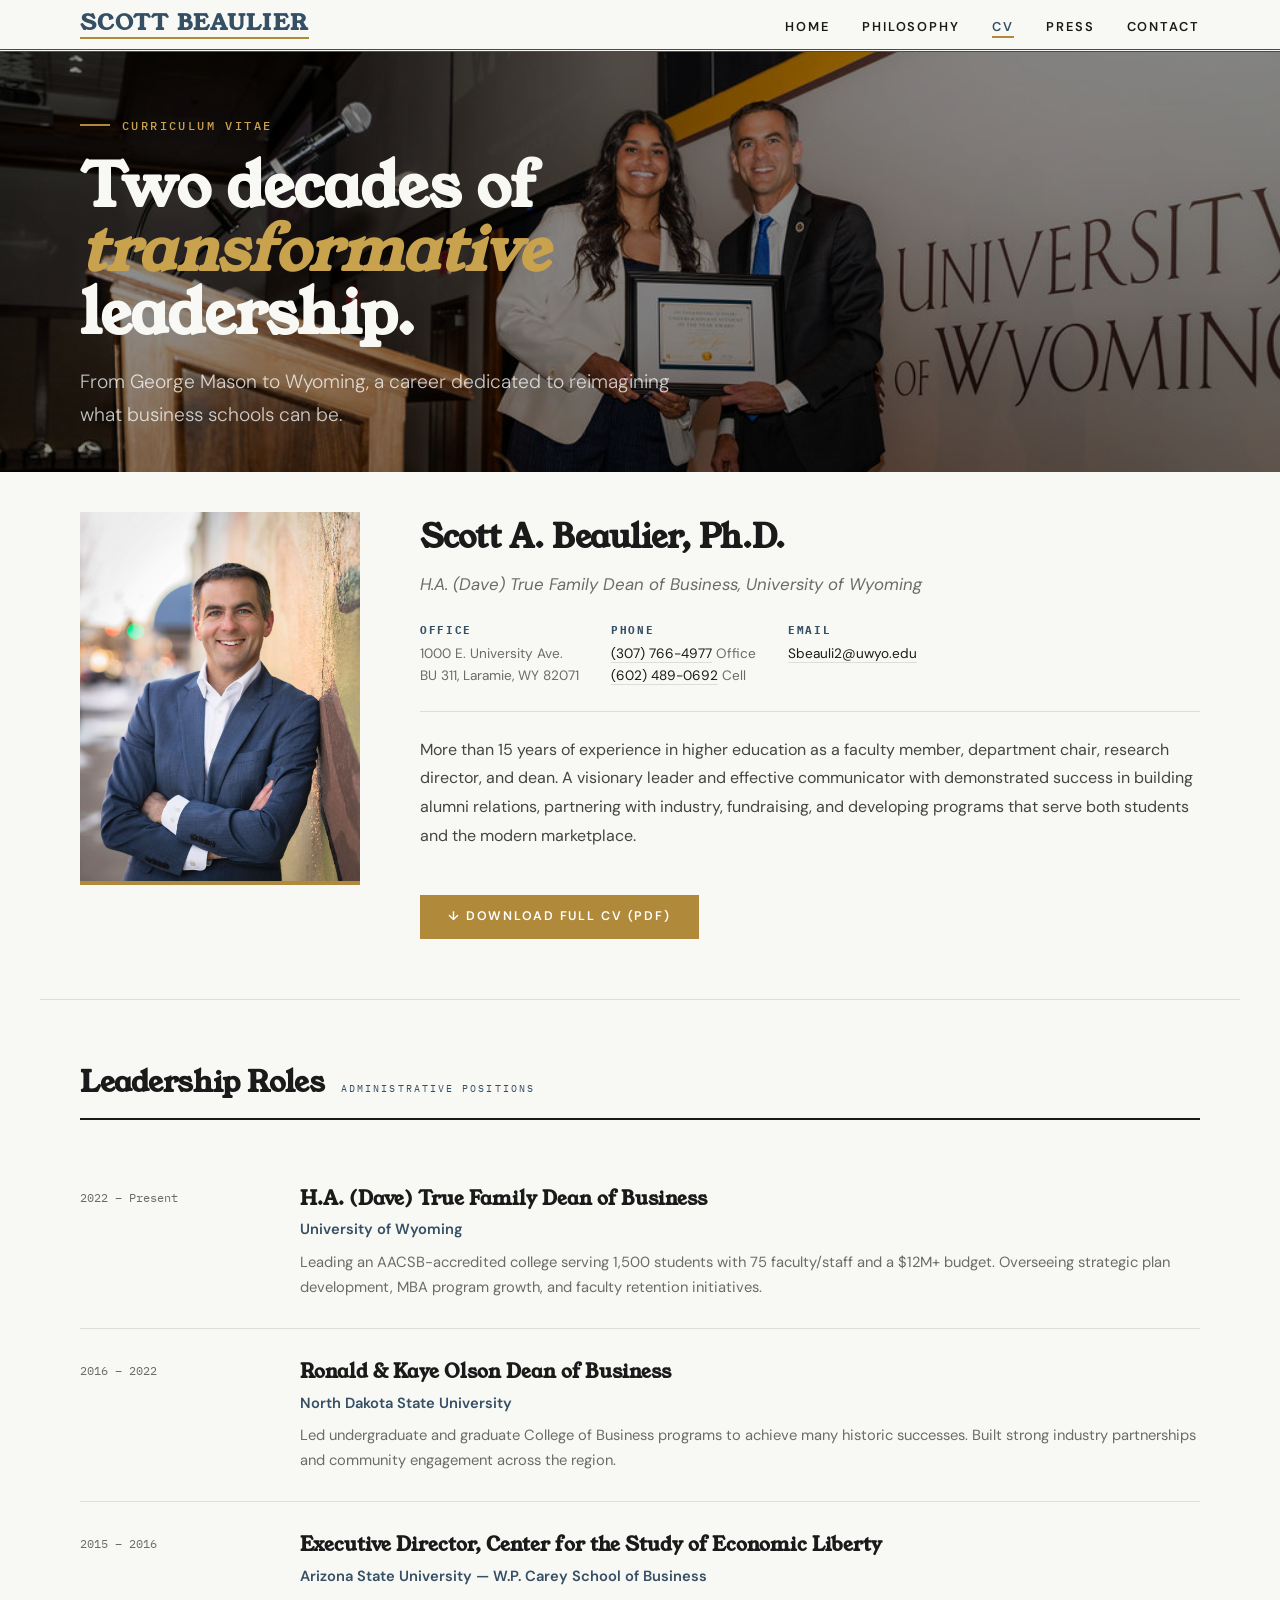
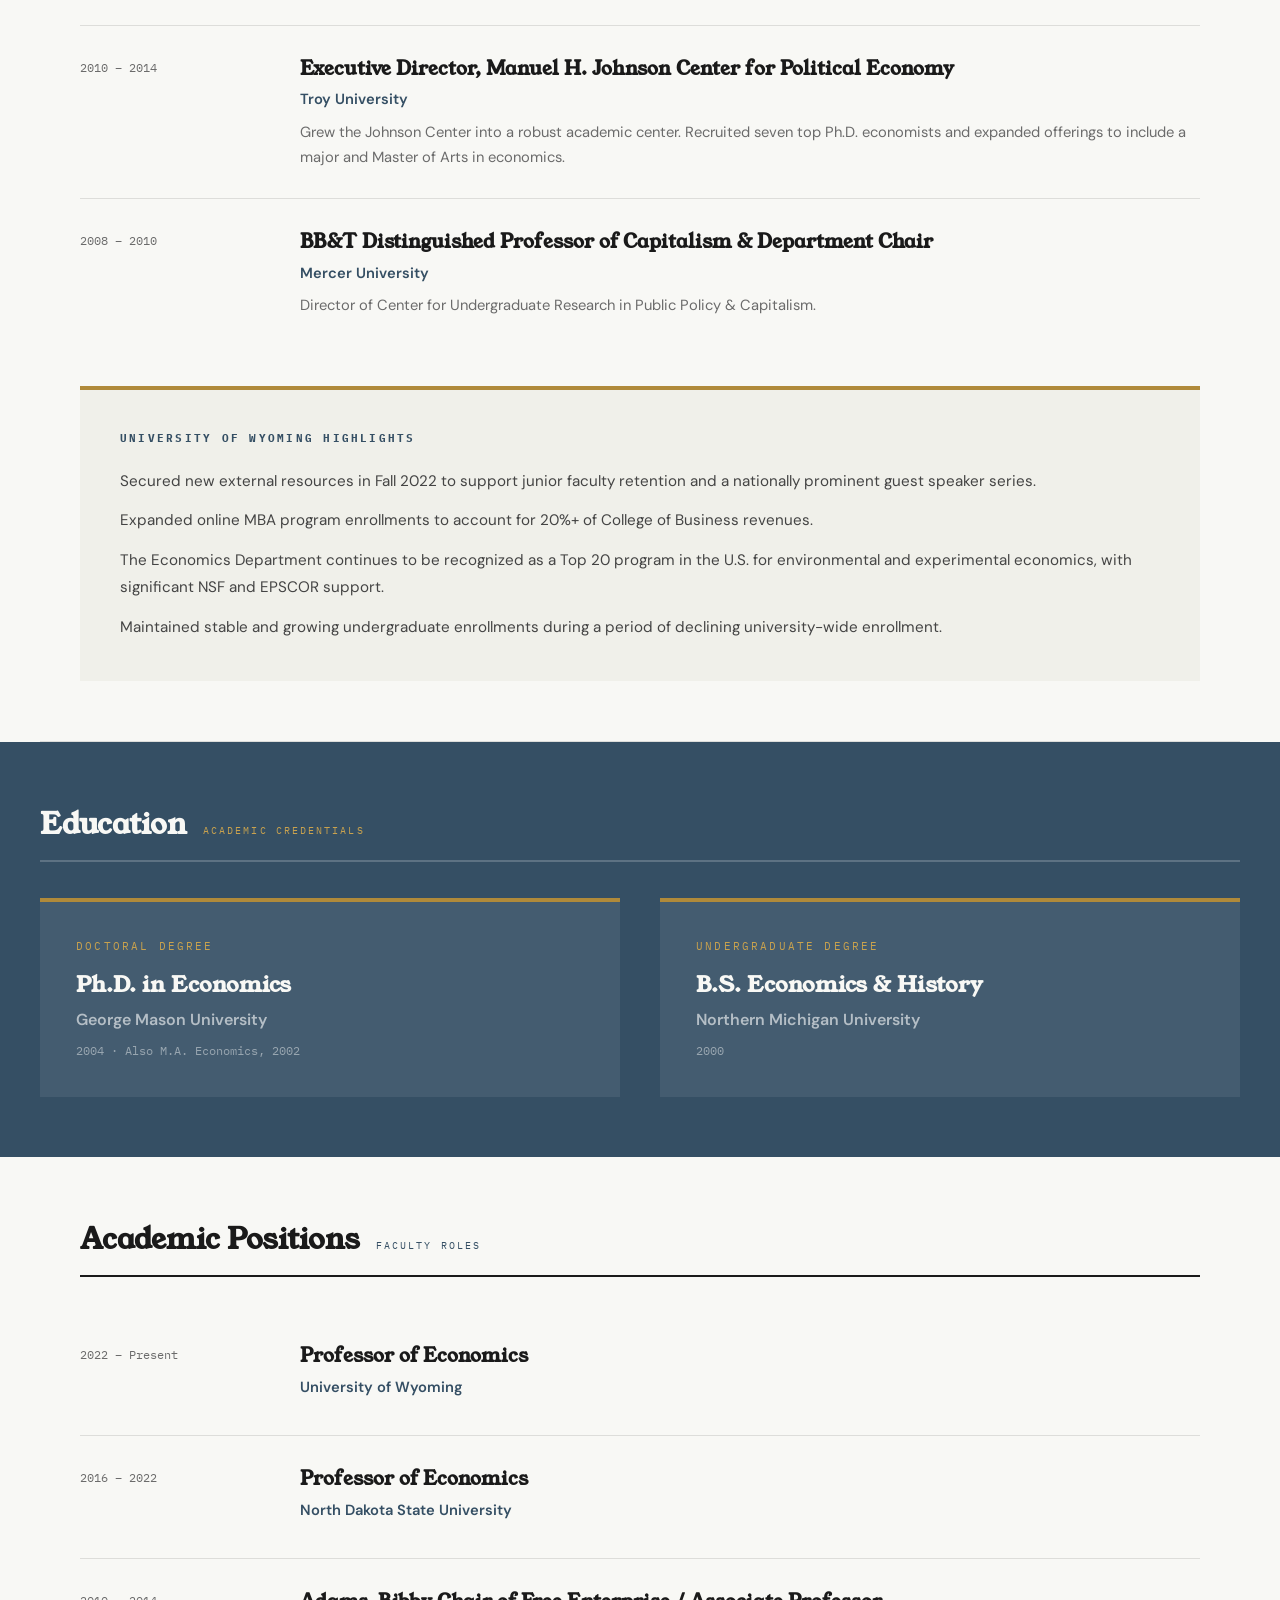
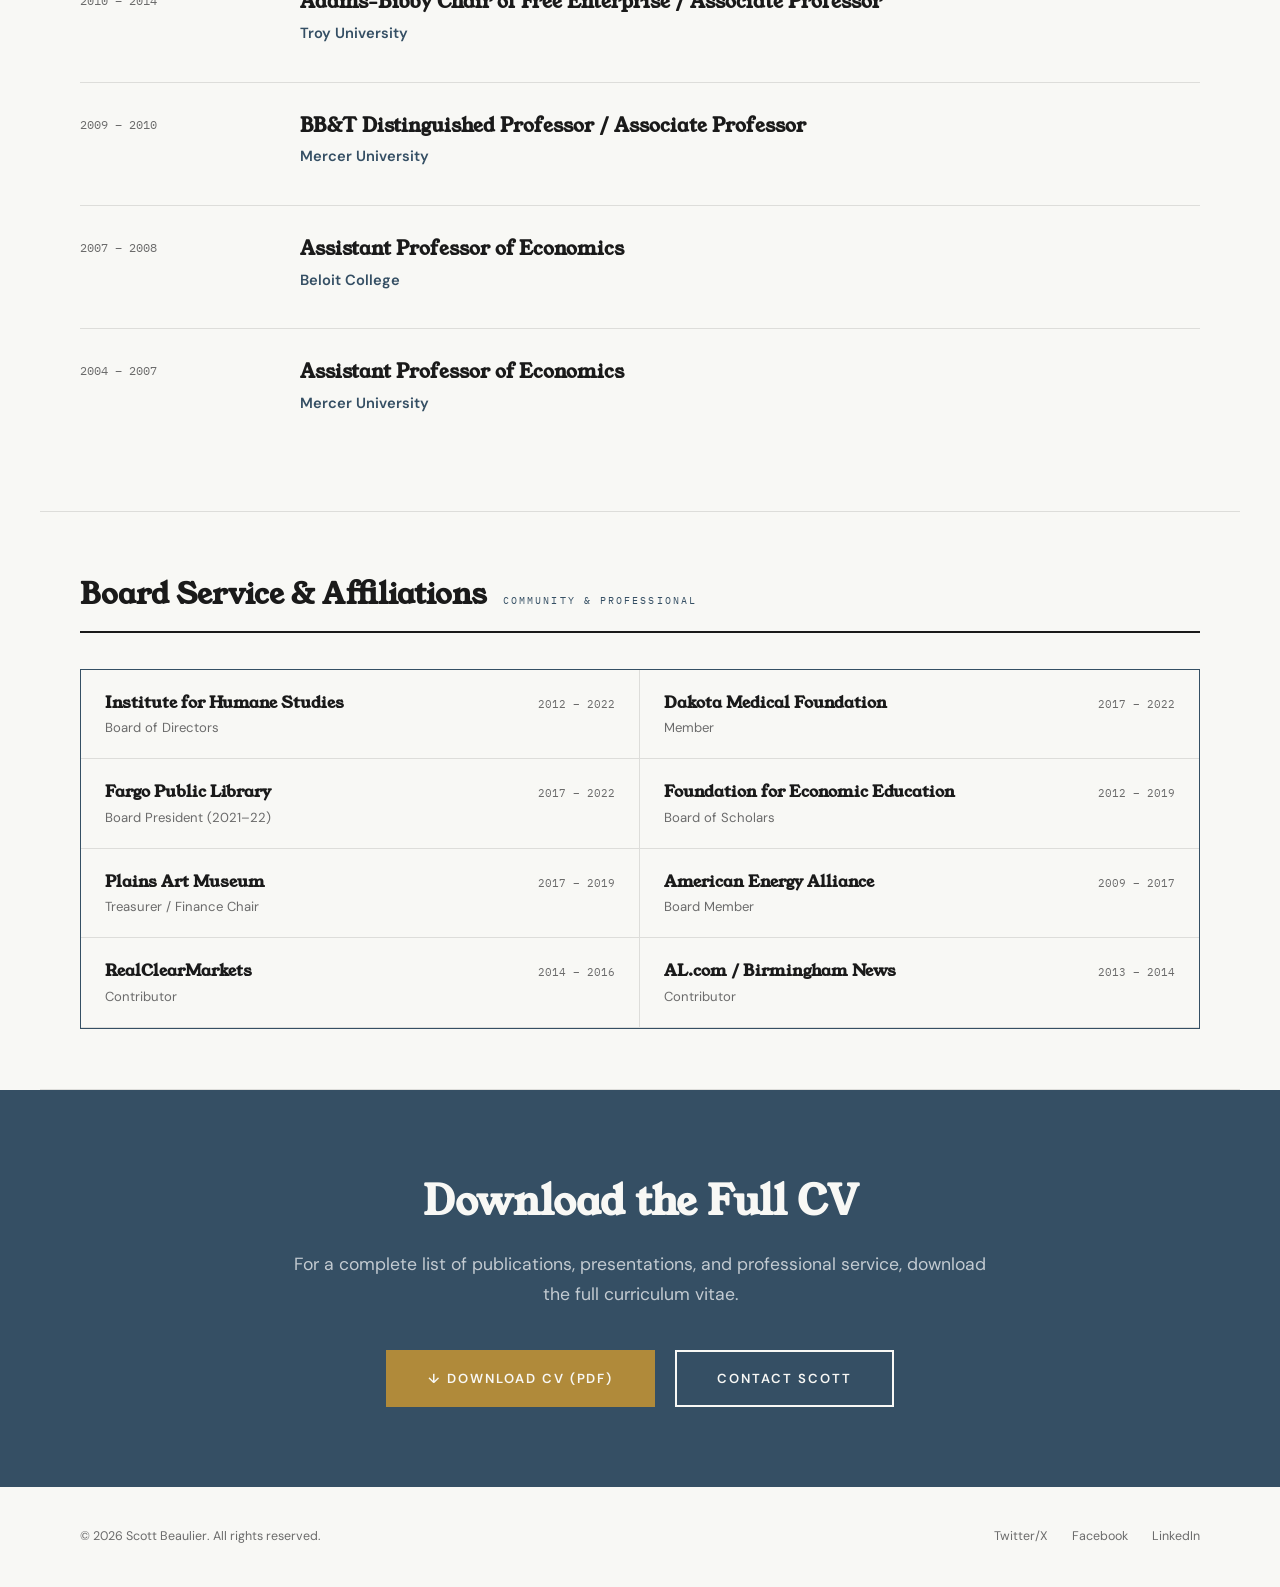
<file: cv.html>
<!DOCTYPE html>
<html lang="en">
<head>
<meta charset="UTF-8">
<meta name="viewport" content="width=device-width, initial-scale=1.0">
<title>CV — Scott Beaulier</title>
<link href="https://fonts.googleapis.com/css2?family=Young+Serif&family=DM+Sans:wght@300;400;500;600&family=IBM+Plex+Mono:wght@400;500&display=swap" rel="stylesheet">
<link rel="icon" type="image/svg+xml" href="favicon.svg">
<link rel="stylesheet" href="styles.css">
<style>
  .cv-intro { max-width:1200px; margin:0 auto; padding:40px 40px 60px; display:grid; grid-template-columns:280px 1fr; gap:60px; border-bottom:1px solid var(--light-rule); }
  .cv-photo { aspect-ratio:3/4; background:var(--cream); overflow:hidden; position:sticky; top:80px; align-self:start; border-bottom:4px solid var(--gold); }
  .cv-photo img { width:100%; height:100%; object-fit:cover; object-position:center top; }
  .cv-header-info h2 { font-family:'Young Serif',serif; font-size:2rem; font-weight:900; margin-bottom:8px; }
  .cv-header-info .cv-title { font-size:1.05rem; color:var(--mid-gray); font-style:italic; margin-bottom:24px; }
  .cv-contact-row { display:flex; gap:32px; flex-wrap:wrap; margin-bottom:24px; }
  .cv-contact-item { font-size:0.85rem; color:var(--mid-gray); }
  .cv-contact-item strong { display:block; font-family:'IBM Plex Mono',monospace; font-size:0.68rem; text-transform:uppercase; letter-spacing:0.15em; color:var(--navy); margin-bottom:4px; }
  .cv-contact-item a { color:var(--ink); text-decoration:none; border-bottom:1px solid var(--light-rule); transition:border-color 0.3s; }
  .cv-contact-item a:hover { border-color:var(--gold); }
  .cv-summary { font-size:1rem; line-height:1.8; color:#444; padding:24px 0; border-top:1px solid var(--light-rule); }
  .cv-download-btn { display:inline-block; font-size:0.78rem; font-weight:600; text-transform:uppercase; letter-spacing:0.15em; padding:12px 28px; background:var(--gold); color:white; text-decoration:none; transition:background 0.3s; margin-top:20px; }
  .cv-download-btn:hover { background:var(--gold-light); }

  .cv-section { max-width:1200px; margin:0 auto; padding:60px 40px; border-bottom:1px solid var(--light-rule); }
  .cv-section-header { display:flex; align-items:baseline; gap:16px; margin-bottom:36px; padding-bottom:12px; border-bottom:2px solid var(--ink); }
  .cv-section-header h2 { font-family:'Young Serif',serif; font-size:1.8rem; font-weight:900; }
  .cv-section-header span { font-family:'IBM Plex Mono',monospace; font-size:0.65rem; text-transform:uppercase; letter-spacing:0.2em; color:var(--navy); }

  .cv-timeline { display:flex; flex-direction:column; }
  .cv-entry { display:grid; grid-template-columns:180px 1fr; gap:40px; padding:28px 0; border-bottom:1px solid var(--light-rule); transition:all 0.3s; }
  .cv-entry:hover { padding-left:8px; }
  .cv-entry:last-child { border-bottom:none; }
  .cv-entry-dates { font-family:'IBM Plex Mono',monospace; font-size:0.78rem; color:var(--mid-gray); padding-top:4px; }
  .cv-entry-content h3 { font-family:'Young Serif',serif; font-size:1.2rem; font-weight:700; margin-bottom:4px; }
  .cv-entry-content .institution { font-size:0.92rem; color:var(--navy); font-weight:600; margin-bottom:8px; }
  .cv-entry-content .description { font-size:0.92rem; color:var(--mid-gray); line-height:1.7; }

  .accomplishment-block { background:var(--cream); padding:40px; margin-top:40px; border-top:4px solid var(--gold); }
  .accomplishment-block h3 { font-family:'IBM Plex Mono',monospace; font-size:0.7rem; text-transform:uppercase; letter-spacing:0.2em; color:var(--navy); margin-bottom:20px; }
  .accomplishment-block p { font-size:0.95rem; line-height:1.8; color:#444; margin-bottom:12px; }
  .accomplishment-block p:last-child { margin-bottom:0; }

  .education-grid { display:grid; grid-template-columns:1fr 1fr; gap:40px; }
  .education-card { background:var(--cream); padding:36px; border-top:4px solid var(--gold); }
  .education-card .degree-type { font-family:'IBM Plex Mono',monospace; font-size:0.68rem; text-transform:uppercase; letter-spacing:0.2em; color:var(--navy); margin-bottom:12px; }
  .education-card h3 { font-family:'Young Serif',serif; font-size:1.4rem; font-weight:900; margin-bottom:4px; }
  .education-card .school { font-size:1rem; font-weight:600; color:var(--mid-gray); margin-bottom:8px; }
  .education-card .year { font-family:'IBM Plex Mono',monospace; font-size:0.78rem; color:var(--mid-gray); }

  .affiliations-grid { display:grid; grid-template-columns:1fr 1fr; gap:0; border:1.5px solid var(--navy); }
  .affiliation-item { padding:20px 24px; border-right:1px solid var(--light-rule); border-bottom:1px solid var(--light-rule); display:flex; justify-content:space-between; align-items:baseline; transition:background 0.3s; }
  .affiliation-item:hover { background:var(--cream); }
  .affiliation-item:nth-child(2n) { border-right:none; }
  .affiliation-name { font-family:'Young Serif',serif; font-size:1rem; font-weight:700; }
  .affiliation-role { font-size:0.82rem; color:var(--mid-gray); margin-top:2px; }
  .affiliation-dates { font-family:'IBM Plex Mono',monospace; font-size:0.7rem; color:var(--mid-gray); white-space:nowrap; }

  @media (max-width:900px) {
    .cv-intro { grid-template-columns:1fr; gap:32px; }
    .cv-photo { max-width:200px; position:static; }
    .cv-entry { grid-template-columns:1fr; gap:8px; }
    .affiliations-grid { grid-template-columns:1fr; }
    .affiliation-item { border-right:none; }
    .education-grid { grid-template-columns:1fr; }
  }

  @media (max-width:600px) {
    .cv-intro { padding:30px 24px 40px; }
    .cv-section { padding:40px 24px; }
    .cv-contact-row { flex-direction:column; gap:16px; }
  }
</style>
</head>
<body>

<header class="top-bar"><div class="top-bar-inner"><a href="index.html" class="site-name" style="text-decoration:none; display:flex; flex-direction:column; gap:3px; line-height:1;"><span style="font-family:'Young Serif',serif; font-size:1.35rem; font-weight:900; letter-spacing:0.06em; text-transform:uppercase; color:var(--navy);">Scott Beaulier</span><span style="width:100%; height:2px; background:var(--gold); display:block;"></span></a><nav><a href="index.html">Home</a><a href="philosophy.html">Philosophy</a><a href="cv.html" class="active">CV</a><a href="press.html">Press</a><a href="contact.html">Contact</a></nav></div></header>

<section class="page-hero" style="position:relative; padding:0; max-width:100%; overflow:hidden; border-bottom:none;">
  <div style="width:100%; height:420px; overflow:hidden; position:relative;">
    <img src="scott-award.jpg" alt="Scott Beaulier presenting award at University of Wyoming" style="width:100%; height:100%; object-fit:cover; object-position:center 20%; filter:brightness(0.55);">
    <div style="position:absolute; bottom:0; left:0; right:0; padding:50px 40px 40px; max-width:1200px; margin:0 auto;">
      <div class="hero-kicker" style="color:var(--gold-light);">Curriculum Vitae</div>
      <h1 style="color:var(--warm-white); max-width:700px;">Two decades of <em style="color:var(--gold-light);">transformative</em> leadership.</h1>
      <p class="hero-subtitle" style="color:rgba(255,255,255,0.75); max-width:600px;">From George Mason to Wyoming, a career dedicated to reimagining what business schools can be.</p>
    </div>
  </div>
</section>

<section class="cv-intro">
  <div class="cv-photo"><img src="scott-portrait.jpg" alt="Scott Beaulier"></div>
  <div class="cv-header-info">
    <h2>Scott A. Beaulier, Ph.D.</h2>
    <p class="cv-title">H.A. (Dave) True Family Dean of Business, University of Wyoming</p>
    <div class="cv-contact-row">
      <div class="cv-contact-item"><strong>Office</strong>1000 E. University Ave.<br>BU 311, Laramie, WY 82071</div>
      <div class="cv-contact-item"><strong>Phone</strong><a href="tel:3077664977">(307) 766-4977</a> Office<br><a href="tel:6024890692">(602) 489-0692</a> Cell</div>
      <div class="cv-contact-item"><strong>Email</strong><a href="mailto:Sbeauli2@uwyo.edu">Sbeauli2@uwyo.edu</a></div>
    </div>
    <p class="cv-summary">More than 15 years of experience in higher education as a faculty member, department chair, research director, and dean. A visionary leader and effective communicator with demonstrated success in building alumni relations, partnering with industry, fundraising, and developing programs that serve both students and the modern marketplace.</p>
    <a href="#" class="cv-download-btn">↓ Download Full CV (PDF)</a>
  </div>
</section>

<section class="cv-section">
  <div class="cv-section-header"><h2>Leadership Roles</h2><span>Administrative Positions</span></div>
  <div class="cv-timeline">
    <div class="cv-entry"><div class="cv-entry-dates">2022 – Present</div><div class="cv-entry-content"><h3>H.A. (Dave) True Family Dean of Business</h3><div class="institution">University of Wyoming</div><div class="description">Leading an AACSB-accredited college serving 1,500 students with 75 faculty/staff and a $12M+ budget. Overseeing strategic plan development, MBA program growth, and faculty retention initiatives.</div></div></div>
    <div class="cv-entry"><div class="cv-entry-dates">2016 – 2022</div><div class="cv-entry-content"><h3>Ronald & Kaye Olson Dean of Business</h3><div class="institution">North Dakota State University</div><div class="description">Led undergraduate and graduate College of Business programs to achieve many historic successes. Built strong industry partnerships and community engagement across the region.</div></div></div>
    <div class="cv-entry"><div class="cv-entry-dates">2015 – 2016</div><div class="cv-entry-content"><h3>Executive Director, Center for the Study of Economic Liberty</h3><div class="institution">Arizona State University — W.P. Carey School of Business</div></div></div>
    <div class="cv-entry"><div class="cv-entry-dates">2010 – 2014</div><div class="cv-entry-content"><h3>Executive Director, Manuel H. Johnson Center for Political Economy</h3><div class="institution">Troy University</div><div class="description">Grew the Johnson Center into a robust academic center. Recruited seven top Ph.D. economists and expanded offerings to include a major and Master of Arts in economics.</div></div></div>
    <div class="cv-entry"><div class="cv-entry-dates">2008 – 2010</div><div class="cv-entry-content"><h3>BB&T Distinguished Professor of Capitalism & Department Chair</h3><div class="institution">Mercer University</div><div class="description">Director of Center for Undergraduate Research in Public Policy & Capitalism.</div></div></div>
  </div>
  <div class="accomplishment-block">
    <h3>University of Wyoming Highlights</h3>
    <p>Secured new external resources in Fall 2022 to support junior faculty retention and a nationally prominent guest speaker series.</p>
    <p>Expanded online MBA program enrollments to account for 20%+ of College of Business revenues.</p>
    <p>The Economics Department continues to be recognized as a Top 20 program in the U.S. for environmental and experimental economics, with significant NSF and EPSCOR support.</p>
    <p>Maintained stable and growing undergraduate enrollments during a period of declining university-wide enrollment.</p>
  </div>
</section>

<section class="cv-section" style="background:var(--navy); padding:60px 40px; max-width:100%; border-bottom:none;">
  <div style="max-width:1200px; margin:0 auto;">
  <div class="cv-section-header" style="border-bottom-color:rgba(255,255,255,0.2);"><h2 style="color:var(--warm-white);">Education</h2><span style="color:var(--gold-light);">Academic Credentials</span></div>
  <div class="education-grid">
    <div class="education-card fade-in" style="background:rgba(255,255,255,0.08); border-top-color:var(--gold);"><div class="degree-type" style="color:var(--gold-light);">Doctoral Degree</div><h3 style="color:var(--warm-white);">Ph.D. in Economics</h3><div class="school" style="color:rgba(255,255,255,0.6);">George Mason University</div><div class="year" style="color:rgba(255,255,255,0.45);">2004 · Also M.A. Economics, 2002</div></div>
    <div class="education-card fade-in" style="background:rgba(255,255,255,0.08); border-top-color:var(--gold);"><div class="degree-type" style="color:var(--gold-light);">Undergraduate Degree</div><h3 style="color:var(--warm-white);">B.S. Economics & History</h3><div class="school" style="color:rgba(255,255,255,0.6);">Northern Michigan University</div><div class="year" style="color:rgba(255,255,255,0.45);">2000</div></div>
  </div>
  </div>
</section>

<section class="cv-section">
  <div class="cv-section-header"><h2>Academic Positions</h2><span>Faculty Roles</span></div>
  <div class="cv-timeline">
    <div class="cv-entry"><div class="cv-entry-dates">2022 – Present</div><div class="cv-entry-content"><h3>Professor of Economics</h3><div class="institution">University of Wyoming</div></div></div>
    <div class="cv-entry"><div class="cv-entry-dates">2016 – 2022</div><div class="cv-entry-content"><h3>Professor of Economics</h3><div class="institution">North Dakota State University</div></div></div>
    <div class="cv-entry"><div class="cv-entry-dates">2010 – 2014</div><div class="cv-entry-content"><h3>Adams-Bibby Chair of Free Enterprise / Associate Professor</h3><div class="institution">Troy University</div></div></div>
    <div class="cv-entry"><div class="cv-entry-dates">2009 – 2010</div><div class="cv-entry-content"><h3>BB&T Distinguished Professor / Associate Professor</h3><div class="institution">Mercer University</div></div></div>
    <div class="cv-entry"><div class="cv-entry-dates">2007 – 2008</div><div class="cv-entry-content"><h3>Assistant Professor of Economics</h3><div class="institution">Beloit College</div></div></div>
    <div class="cv-entry"><div class="cv-entry-dates">2004 – 2007</div><div class="cv-entry-content"><h3>Assistant Professor of Economics</h3><div class="institution">Mercer University</div></div></div>
  </div>
</section>

<section class="cv-section">
  <div class="cv-section-header"><h2>Board Service & Affiliations</h2><span>Community & Professional</span></div>
  <div class="affiliations-grid">
    <div class="affiliation-item"><div><div class="affiliation-name">Institute for Humane Studies</div><div class="affiliation-role">Board of Directors</div></div><div class="affiliation-dates">2012 – 2022</div></div>
    <div class="affiliation-item"><div><div class="affiliation-name">Dakota Medical Foundation</div><div class="affiliation-role">Member</div></div><div class="affiliation-dates">2017 – 2022</div></div>
    <div class="affiliation-item"><div><div class="affiliation-name">Fargo Public Library</div><div class="affiliation-role">Board President (2021–22)</div></div><div class="affiliation-dates">2017 – 2022</div></div>
    <div class="affiliation-item"><div><div class="affiliation-name">Foundation for Economic Education</div><div class="affiliation-role">Board of Scholars</div></div><div class="affiliation-dates">2012 – 2019</div></div>
    <div class="affiliation-item"><div><div class="affiliation-name">Plains Art Museum</div><div class="affiliation-role">Treasurer / Finance Chair</div></div><div class="affiliation-dates">2017 – 2019</div></div>
    <div class="affiliation-item"><div><div class="affiliation-name">American Energy Alliance</div><div class="affiliation-role">Board Member</div></div><div class="affiliation-dates">2009 – 2017</div></div>
    <div class="affiliation-item"><div><div class="affiliation-name">RealClearMarkets</div><div class="affiliation-role">Contributor</div></div><div class="affiliation-dates">2014 – 2016</div></div>
    <div class="affiliation-item"><div><div class="affiliation-name">AL.com / Birmingham News</div><div class="affiliation-role">Contributor</div></div><div class="affiliation-dates">2013 – 2014</div></div>
  </div>
</section>

<section class="media-cta">
  <div class="media-cta-inner">
    <h2>Download the Full CV</h2>
    <p>For a complete list of publications, presentations, and professional service, download the full curriculum vitae.</p>
    <div class="cta-buttons"><a href="#" class="cta-btn primary">↓ Download CV (PDF)</a><a href="contact.html" class="cta-btn">Contact Scott</a></div>
  </div>
</section>

<footer><span>© 2026 Scott Beaulier. All rights reserved.</span><div><a href="https://twitter.com/SBeaulier77">Twitter/X</a><a href="https://www.facebook.com/scott.beaulier.3">Facebook</a><a href="https://www.linkedin.com/in/scott-beaulier-0524102/" target="_blank">LinkedIn</a></div></footer>

</body>
</html>
</file>
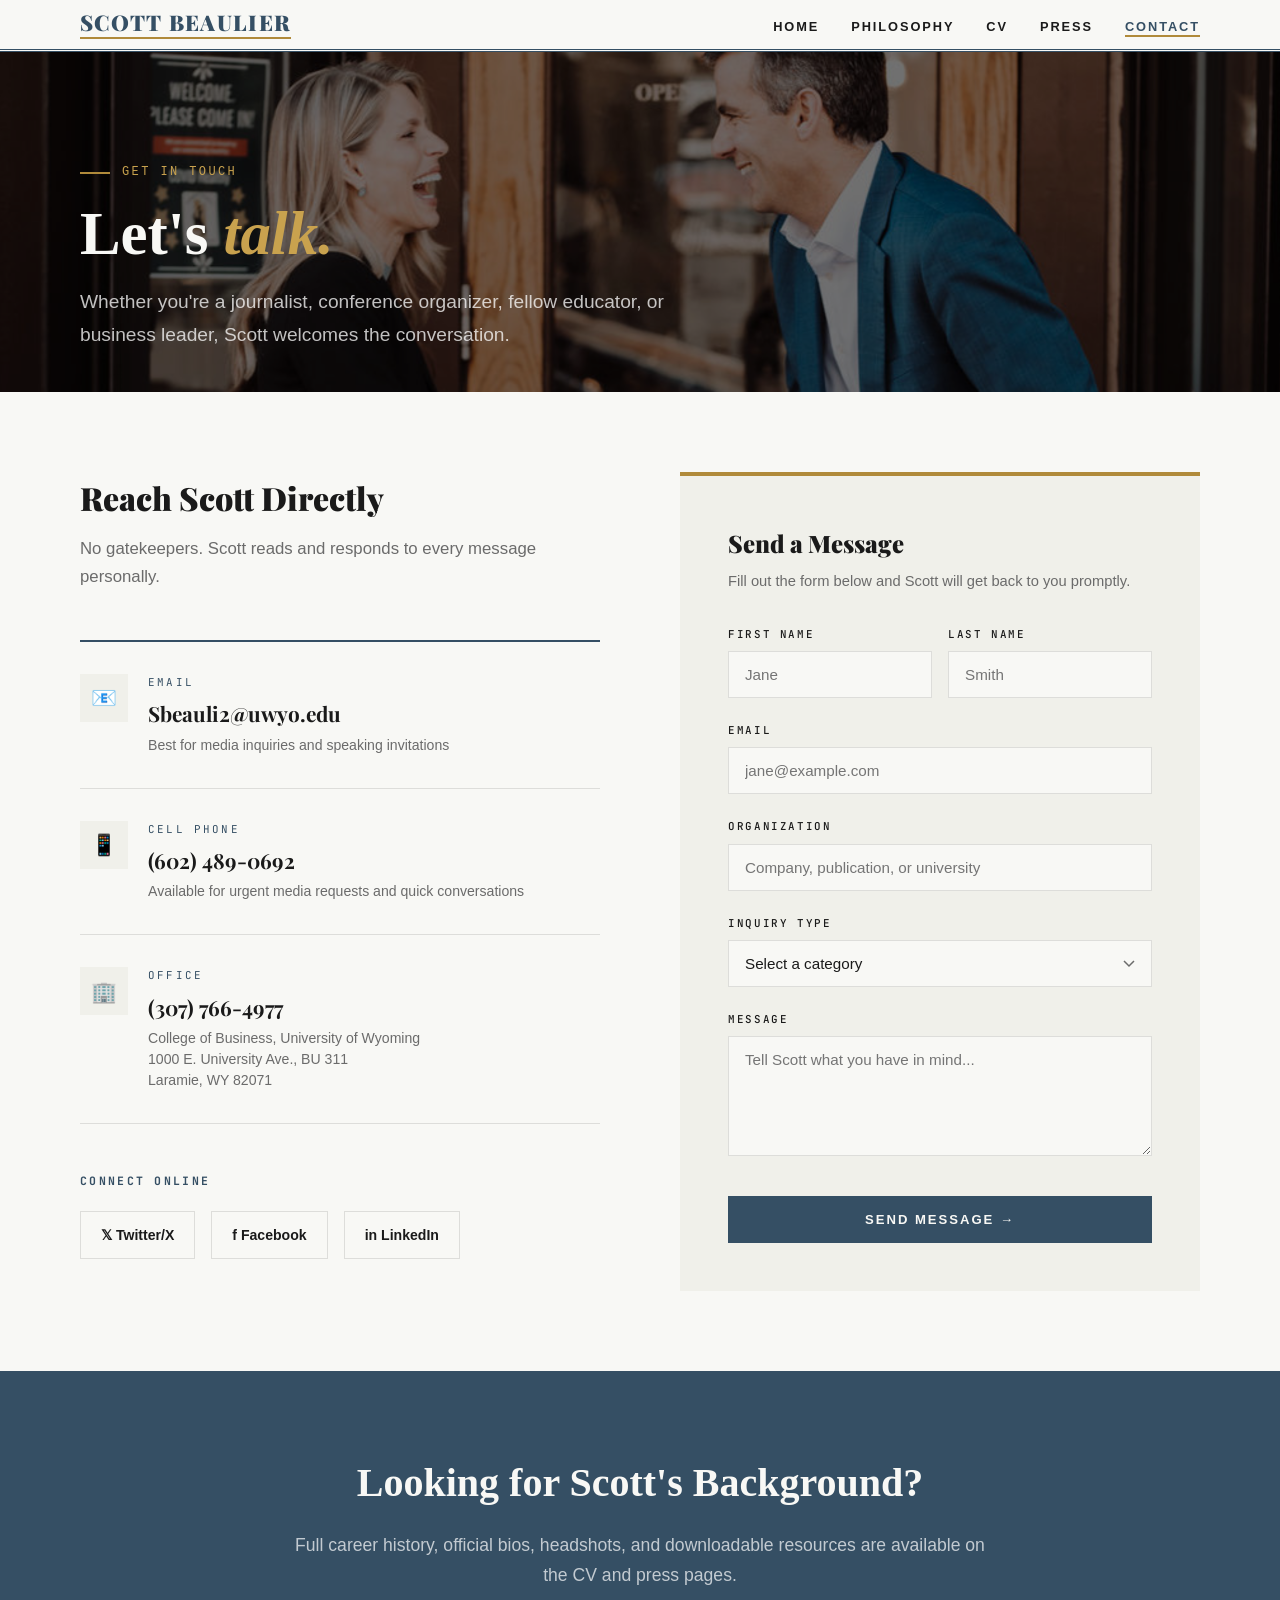
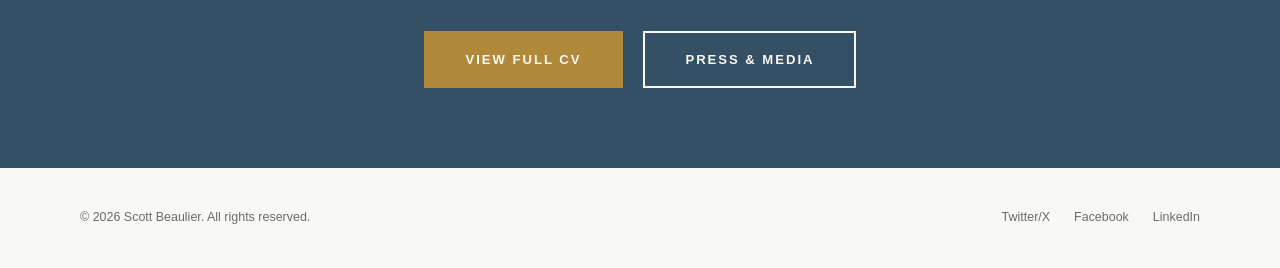
<file: final-contact.html>
<!DOCTYPE html>
<html lang="en">
<head>
<meta charset="UTF-8">
<meta name="viewport" content="width=device-width, initial-scale=1.0">
<title>Contact — Scott Beaulier</title>
<link href="https://fonts.googleapis.com/css2?family=Playfair+Display:ital,wght@0,400;0,700;0,900;1,400;1,700&family=JetBrains+Mono:wght@400;500&display=swap" rel="stylesheet">
<link rel="icon" type="image/svg+xml" href="favicon.svg">
<link rel="stylesheet" href="styles.css">
<style>
  .contact-layout { max-width:1200px; margin:0 auto; padding:80px 40px; display:grid; grid-template-columns:1fr 1fr; gap:80px; }

  .contact-channels h2 { font-family:'Playfair Display',serif; font-size:2rem; font-weight:900; margin-bottom:12px; }
  .contact-channels .intro { font-size:1.05rem; color:var(--mid-gray); line-height:1.7; margin-bottom:48px; }

  .channel { padding:32px 0; border-bottom:1px solid var(--light-rule); display:grid; grid-template-columns:48px 1fr; gap:20px; align-items:start; }
  .channel:first-of-type { border-top:2px solid var(--navy); }
  .channel-icon { width:48px; height:48px; background:var(--cream); display:flex; align-items:center; justify-content:center; font-size:1.3rem; }
  .channel-label { font-family:'JetBrains Mono',monospace; font-size:0.68rem; text-transform:uppercase; letter-spacing:0.2em; color:var(--navy); margin-bottom:6px; }
  .channel-value { font-family:'Playfair Display',serif; font-size:1.3rem; font-weight:700; margin-bottom:4px; }
  .channel-value a { color:var(--ink); text-decoration:none; border-bottom:2px solid transparent; transition:border-color 0.3s; }
  .channel-value a:hover { border-color:var(--gold); }
  .channel-note { font-size:0.88rem; color:var(--mid-gray); line-height:1.5; }

  .social-links { margin-top:48px; }
  .social-links h3 { font-family:'JetBrains Mono',monospace; font-size:0.72rem; text-transform:uppercase; letter-spacing:0.2em; color:var(--navy); margin-bottom:20px; }
  .social-grid { display:flex; gap:16px; }
  .social-link { display:flex; align-items:center; gap:10px; padding:12px 20px; border:1.5px solid var(--light-rule); text-decoration:none; color:var(--ink); font-size:0.88rem; font-weight:600; transition:all 0.3s; }
  .social-link:hover { border-color:var(--navy); background:var(--cream); }

  .contact-form-area { background:var(--cream); padding:48px; border-top:4px solid var(--gold); }
  .contact-form-area h3 { font-family:'Playfair Display',serif; font-size:1.5rem; font-weight:900; margin-bottom:8px; }
  .contact-form-area .form-intro { font-size:0.92rem; color:var(--mid-gray); margin-bottom:32px; line-height:1.6; }

  .form-group { margin-bottom:24px; }
  .form-group label { display:block; font-family:'JetBrains Mono',monospace; font-size:0.68rem; text-transform:uppercase; letter-spacing:0.15em; color:var(--ink); margin-bottom:8px; font-weight:500; }
  .form-group input, .form-group select, .form-group textarea { width:100%; font-family:'Avenir','Avenir Next','Helvetica Neue',sans-serif; font-size:0.95rem; padding:14px 16px; border:1.5px solid var(--light-rule); background:var(--warm-white); color:var(--ink); transition:border-color 0.3s; outline:none; appearance:none; -webkit-appearance:none; }
  .form-group input:focus, .form-group select:focus, .form-group textarea:focus { border-color:var(--navy); }
  .form-group textarea { resize:vertical; min-height:120px; }
  .form-group select { background-image:url("data:image/svg+xml,%3Csvg xmlns='http://www.w3.org/2000/svg' width='12' height='8' viewBox='0 0 12 8'%3E%3Cpath d='M1 1l5 5 5-5' stroke='%236b6b6b' stroke-width='1.5' fill='none'/%3E%3C/svg%3E"); background-repeat:no-repeat; background-position:right 16px center; padding-right:40px; cursor:pointer; }
  .form-row { display:grid; grid-template-columns:1fr 1fr; gap:16px; }
  .submit-btn { width:100%; font-family:'Avenir','Avenir Next','Helvetica Neue',sans-serif; font-size:0.82rem; font-weight:600; text-transform:uppercase; letter-spacing:0.15em; padding:16px; background:var(--navy); color:var(--warm-white); border:none; cursor:pointer; transition:background 0.3s; margin-top:8px; }
  .submit-btn:hover { background:var(--gold); }

  .response-strip { max-width:1200px; margin:0 auto; padding:40px; display:grid; grid-template-columns:repeat(3,1fr); gap:32px; border-bottom:1px solid var(--light-rule); }
  .response-item { text-align:center; padding:24px; }
  .response-item .response-label { font-family:'JetBrains Mono',monospace; font-size:0.65rem; text-transform:uppercase; letter-spacing:0.2em; color:var(--navy); margin-bottom:10px; }
  .response-item .response-value { font-family:'Playfair Display',serif; font-size:1.4rem; font-weight:900; }
  .response-item .response-note { font-size:0.82rem; color:var(--mid-gray); margin-top:4px; }



  @media (max-width:900px) {
    .contact-layout { grid-template-columns:1fr; gap:40px; }
    .response-strip { grid-template-columns:1fr; gap:16px; }
    .social-grid { flex-wrap:wrap; }
  }

  @media (max-width:600px) {
    .contact-layout { padding:50px 24px; }
    .contact-form-area { padding:32px 24px; }
    .form-row { grid-template-columns:1fr; }
    .response-strip { padding:24px; }
    .channel { grid-template-columns:1fr; }
    .channel-icon { display:none; }
  }
</style>
</head>
<body>

<header class="top-bar"><div class="top-bar-inner"><a href="index.html" class="site-name" style="text-decoration:none; display:flex; flex-direction:column; gap:3px; line-height:1;"><span style="font-family:'Playfair Display',serif; font-size:1.35rem; font-weight:900; letter-spacing:0.06em; text-transform:uppercase; color:var(--navy);">Scott Beaulier</span><span style="width:100%; height:2px; background:var(--gold); display:block;"></span></a><nav><a href="index.html">Home</a><a href="philosophy.html">Philosophy</a><a href="cv.html">CV</a><a href="press.html">Press</a><a href="contact.html" class="active">Contact</a></nav></div></header>

<section class="page-hero" style="position:relative; padding:0; max-width:100%; overflow:hidden; border-bottom:none;">
  <div style="width:100%; height:340px; overflow:hidden; position:relative;">
    <img src="scott-handshake.jpg" alt="Scott Beaulier meeting with community members" style="width:100%; height:100%; object-fit:cover; object-position:center 35%; filter:brightness(0.45);">
    <div style="position:absolute; bottom:0; left:0; right:0; padding:50px 40px 40px; max-width:1200px; margin:0 auto;">
      <div class="hero-kicker" style="color:var(--gold-light);">Get In Touch</div>
      <h1 style="color:var(--warm-white); max-width:600px;">Let's <em style="color:var(--gold-light);">talk.</em></h1>
      <p class="hero-subtitle" style="color:rgba(255,255,255,0.75); max-width:600px;">Whether you're a journalist, conference organizer, fellow educator, or business leader, Scott welcomes the conversation.</p>
    </div>
  </div>
</section>


<section class="contact-layout">
  <div class="contact-channels">
    <h2>Reach Scott Directly</h2>
    <p class="intro">No gatekeepers. Scott reads and responds to every message personally.</p>
    <div class="channel"><div class="channel-icon">📧</div><div><div class="channel-label">Email</div><div class="channel-value"><a href="mailto:Sbeauli2@uwyo.edu">Sbeauli2@uwyo.edu</a></div><div class="channel-note">Best for media inquiries and speaking invitations</div></div></div>
    <div class="channel"><div class="channel-icon">📱</div><div><div class="channel-label">Cell Phone</div><div class="channel-value"><a href="tel:6024890692">(602) 489-0692</a></div><div class="channel-note">Available for urgent media requests and quick conversations</div></div></div>
    <div class="channel"><div class="channel-icon">🏢</div><div><div class="channel-label">Office</div><div class="channel-value"><a href="tel:3077664977">(307) 766-4977</a></div><div class="channel-note">College of Business, University of Wyoming<br>1000 E. University Ave., BU 311<br>Laramie, WY 82071</div></div></div>
    <div class="social-links"><h3>Connect Online</h3><div class="social-grid"><a href="https://twitter.com/SBeaulier77" class="social-link">𝕏 Twitter/X</a><a href="https://www.facebook.com/scott.beaulier.3" class="social-link">f Facebook</a><a href="#" class="social-link">in LinkedIn</a></div></div>
  </div>
  <div class="contact-form-area">
    <h3>Send a Message</h3>
    <p class="form-intro">Fill out the form below and Scott will get back to you promptly.</p>
    <form action="#" method="POST">
      <div class="form-row"><div class="form-group"><label for="firstName">First Name</label><input type="text" id="firstName" name="firstName" placeholder="Jane"></div><div class="form-group"><label for="lastName">Last Name</label><input type="text" id="lastName" name="lastName" placeholder="Smith"></div></div>
      <div class="form-group"><label for="email">Email</label><input type="email" id="email" name="email" placeholder="jane@example.com"></div>
      <div class="form-group"><label for="organization">Organization</label><input type="text" id="organization" name="organization" placeholder="Company, publication, or university"></div>
      <div class="form-group"><label for="reason">Inquiry Type</label><select id="reason" name="reason"><option value="" disabled selected>Select a category</option><option value="media">Media / Press Inquiry</option><option value="speaking">Speaking Engagement</option><option value="academic">Academic Collaboration</option><option value="business">Business Partnership</option><option value="student">Student Inquiry</option><option value="other">Other</option></select></div>
      <div class="form-group"><label for="message">Message</label><textarea id="message" name="message" placeholder="Tell Scott what you have in mind..."></textarea></div>
      <button type="submit" class="submit-btn">Send Message →</button>
    </form>
  </div>
</section>


<section class="media-cta">
  <div class="media-cta-inner">
    <h2>Looking for Scott's Background?</h2>
    <p>Full career history, official bios, headshots, and downloadable resources are available on the CV and press pages.</p>
    <div class="cta-buttons"><a href="cv.html" class="cta-btn primary">View Full CV</a><a href="press.html" class="cta-btn">Press & Media</a></div>
  </div>
</section>

<footer><span>© 2026 Scott Beaulier. All rights reserved.</span><div><a href="https://twitter.com/SBeaulier77">Twitter/X</a><a href="https://www.facebook.com/scott.beaulier.3">Facebook</a><a href="#">LinkedIn</a></div></footer>

</body>
</html>
</file>
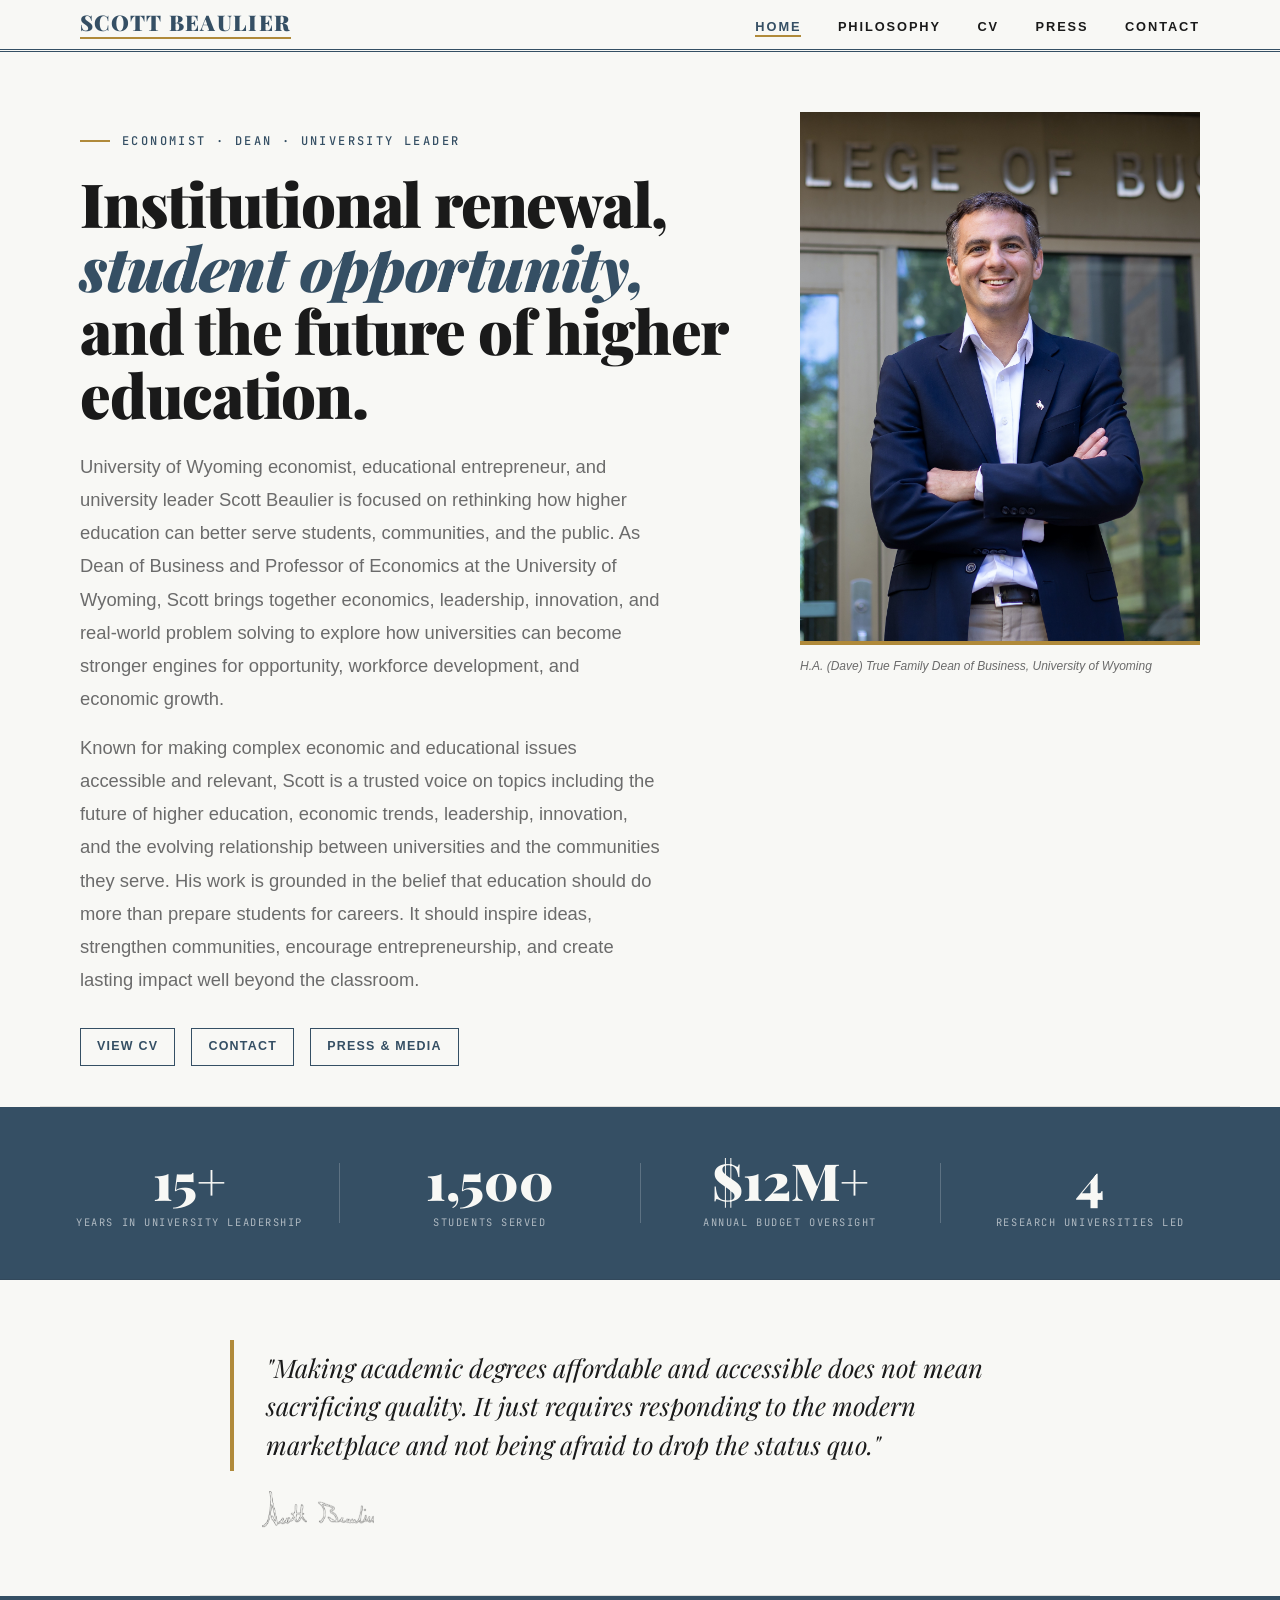
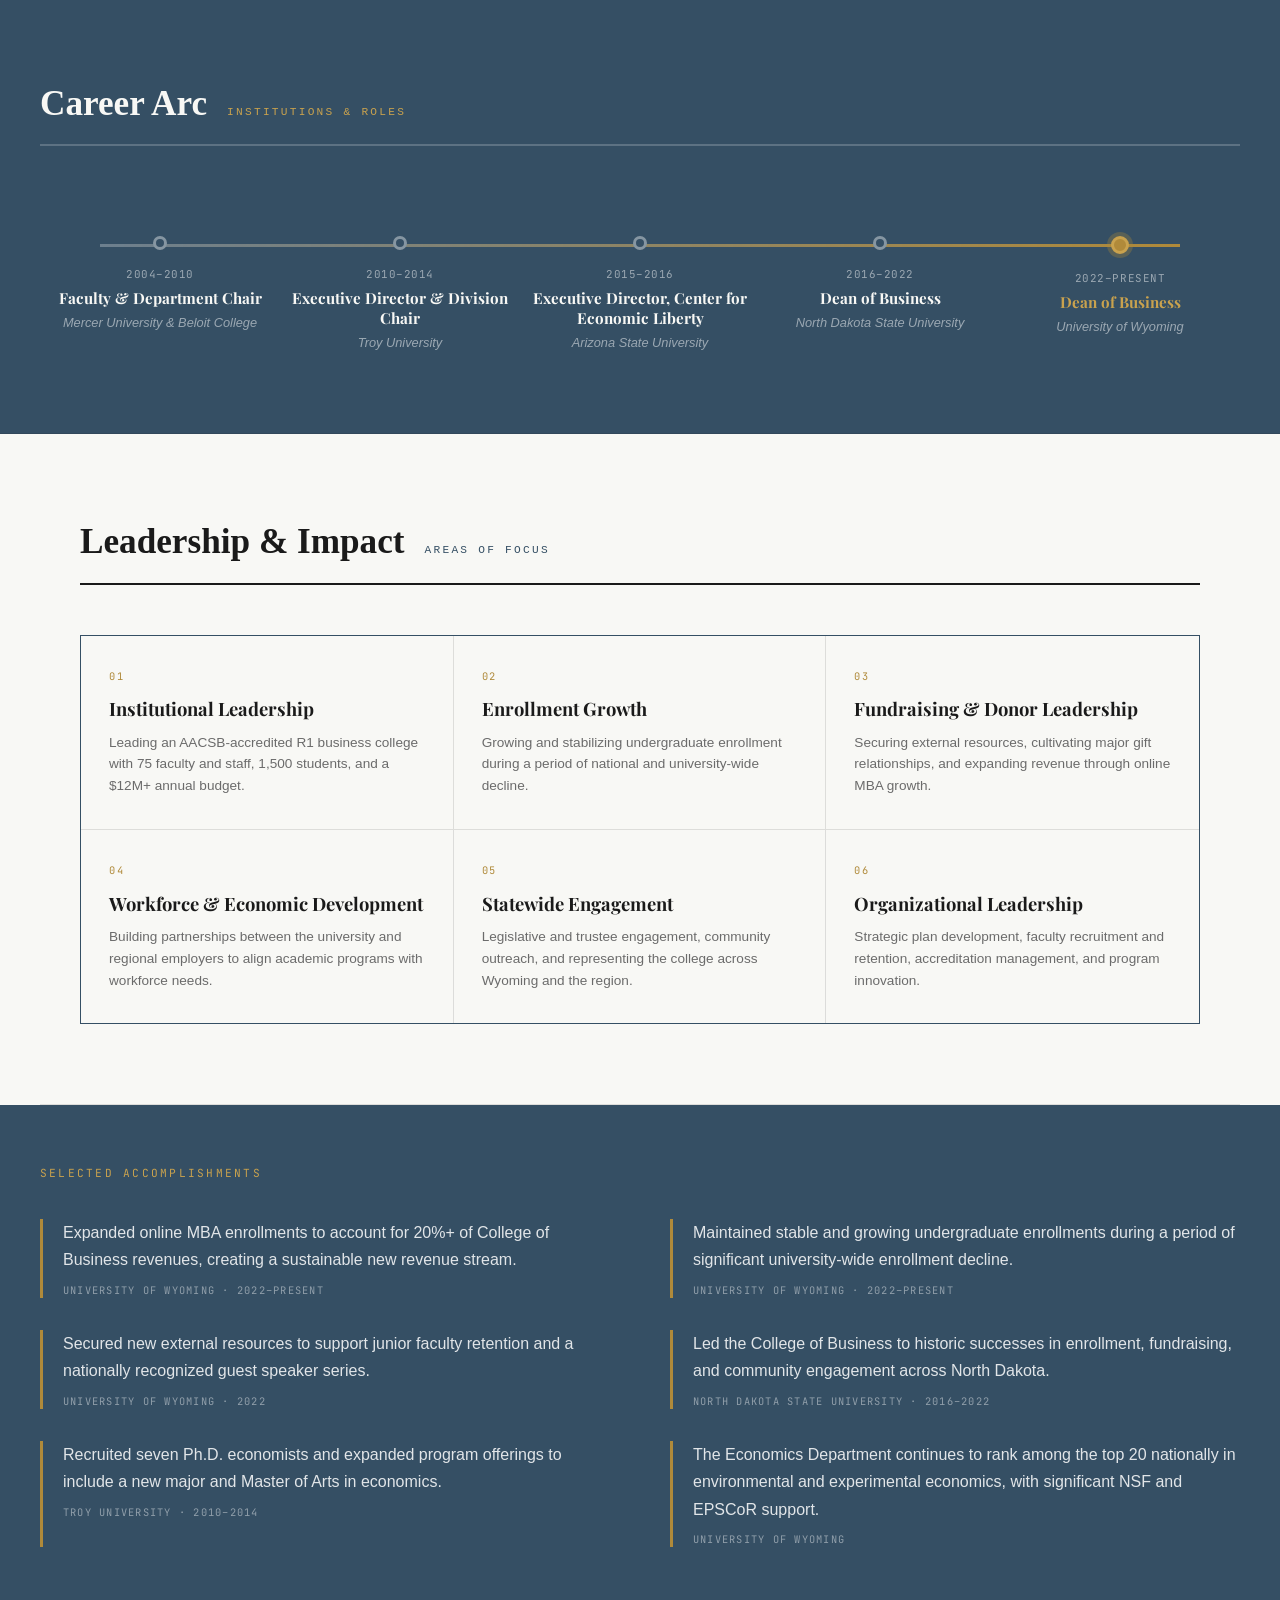
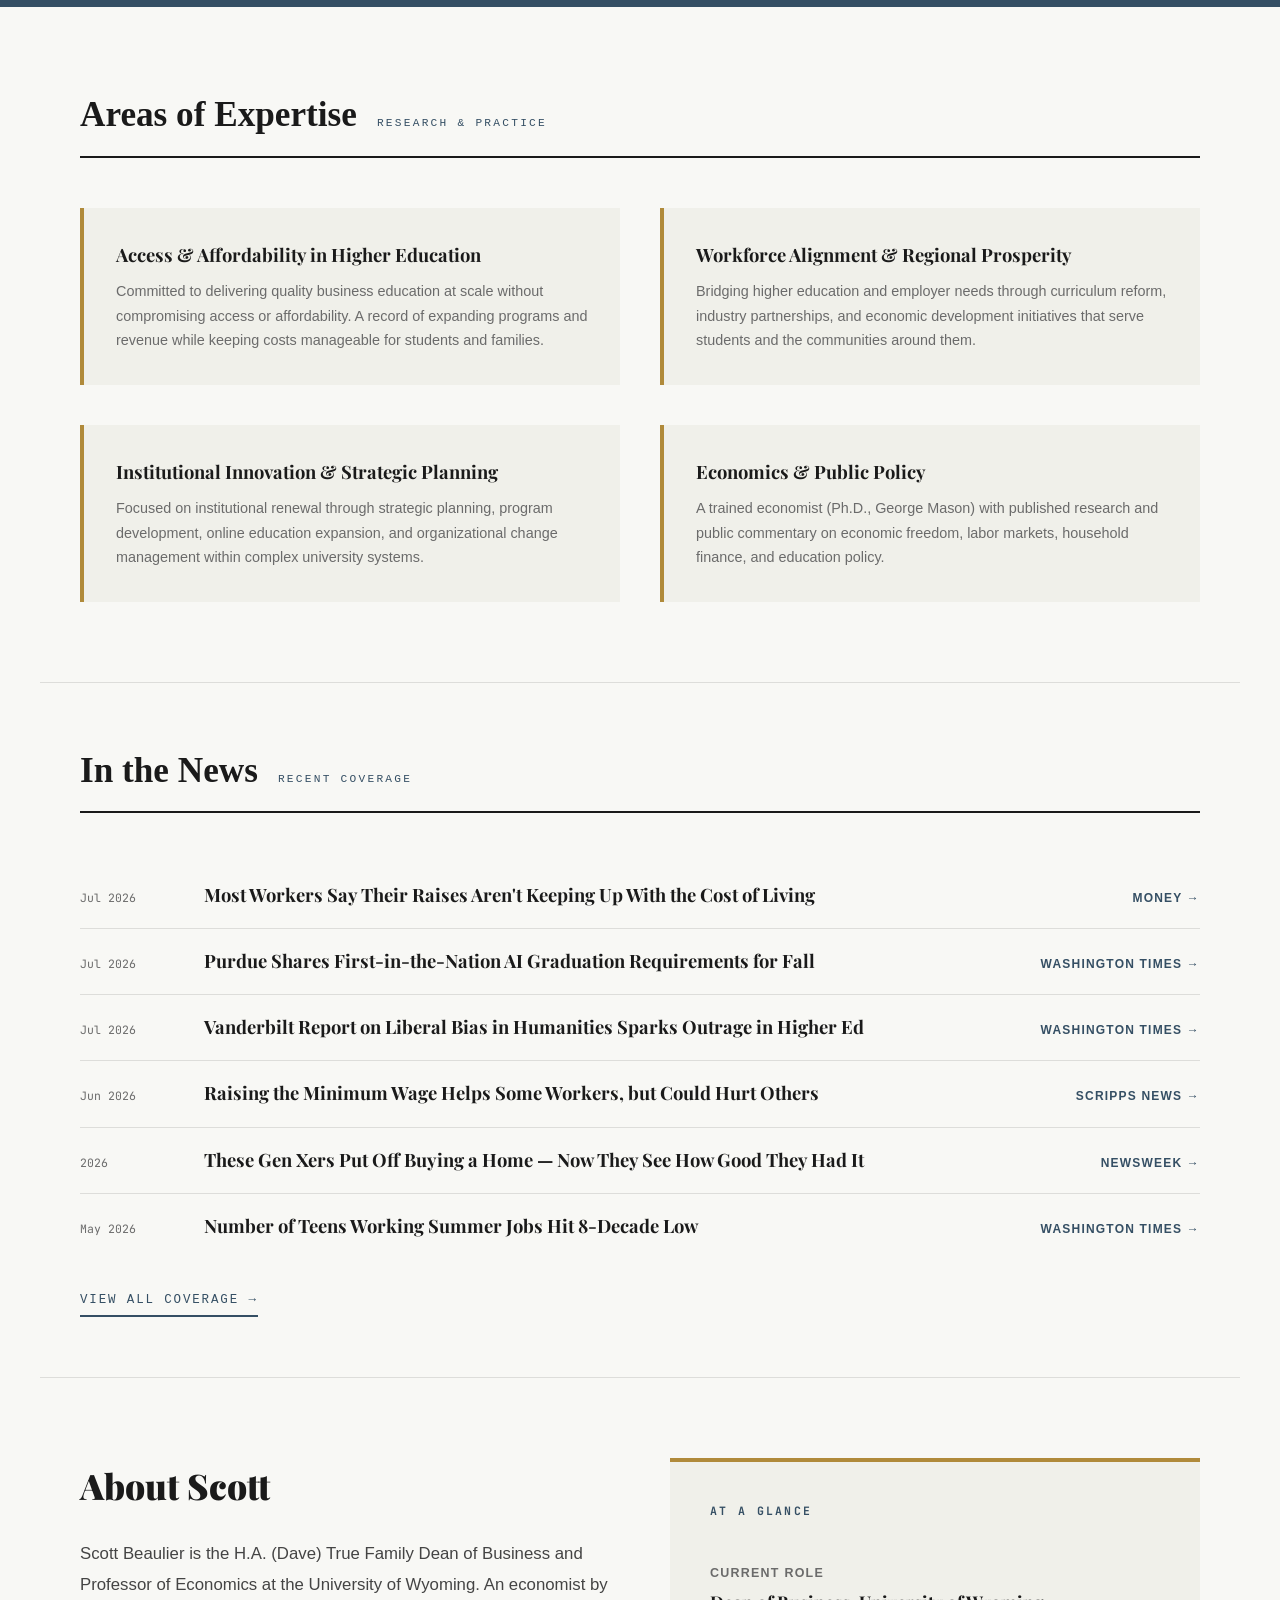
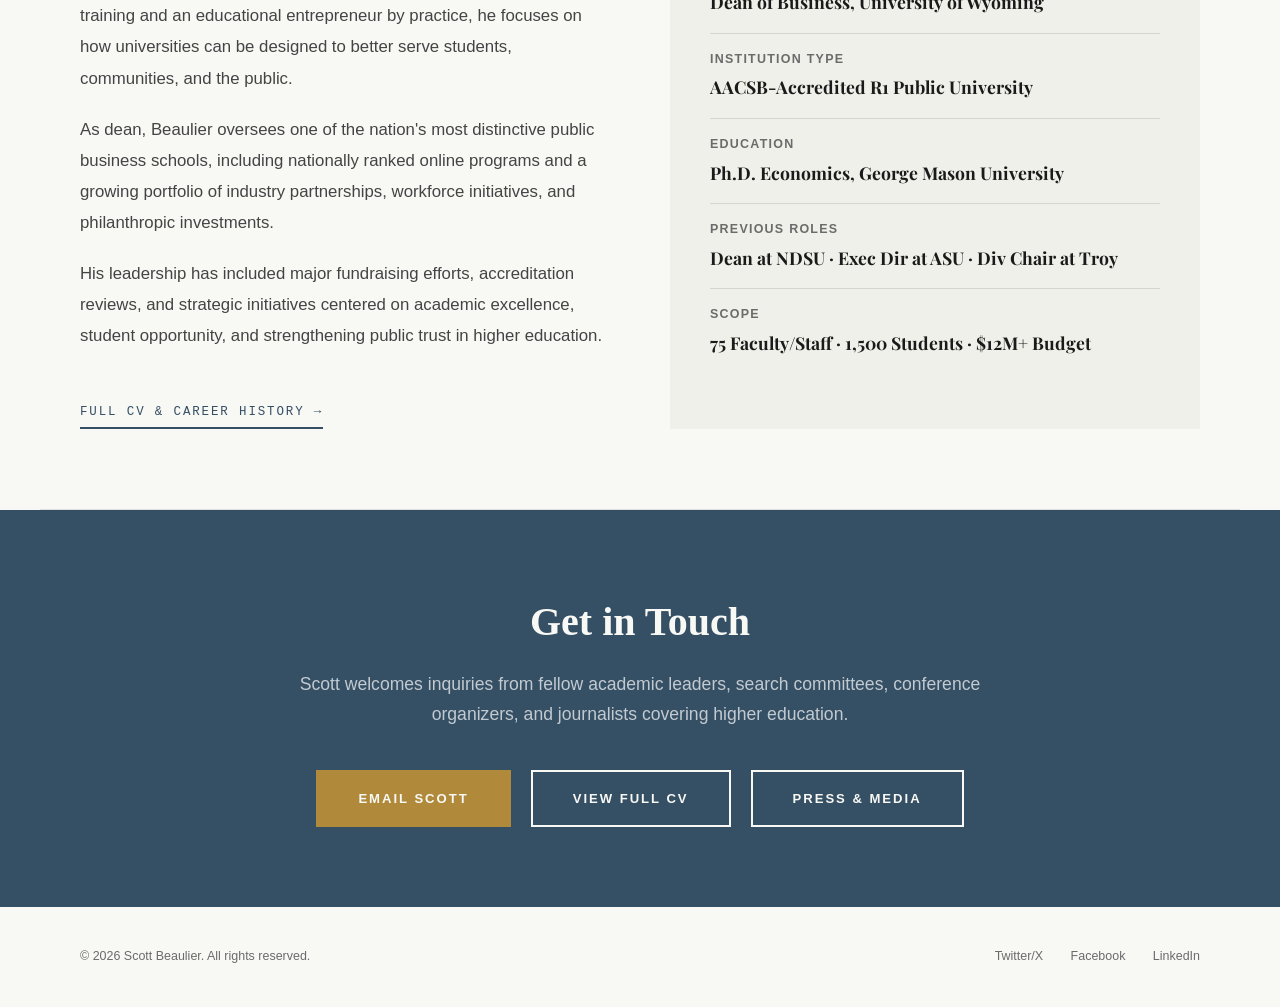
<file: final-index.html>
<!DOCTYPE html>
<html lang="en">
<head>
<meta charset="UTF-8">
<meta name="viewport" content="width=device-width, initial-scale=1.0">
<title>Scott Beaulier — Economist & University Leader</title>
<link href="https://fonts.googleapis.com/css2?family=Playfair+Display:ital,wght@0,400;0,700;0,900;1,400;1,700&family=JetBrains+Mono:wght@400;500&display=swap" rel="stylesheet">
<link rel="icon" type="image/svg+xml" href="favicon.svg">
<link rel="stylesheet" href="styles.css">
<style>
  .hero {
    max-width: 1200px; margin: 0 auto; padding: 60px 40px 40px;
    display: grid; grid-template-columns: 1fr 400px; gap: 60px;
    align-items: start; border-bottom: 1px solid var(--light-rule);
  }
  .hero-text { padding-top: 20px; }
  .hero-kicker {
    font-family: 'JetBrains Mono', monospace; font-size: 0.75rem; font-weight: 500;
    text-transform: uppercase; letter-spacing: 0.2em; color: var(--navy);
    margin-bottom: 20px; display: flex; align-items: center; gap: 12px;
  }
  .hero-kicker::before { content: ''; width: 30px; height: 2px; background: var(--gold); }
  .hero h1 {
    font-family: 'Playfair Display', serif; font-size: 3.8rem; font-weight: 900;
    line-height: 1.05; margin-bottom: 24px; letter-spacing: -0.02em;
  }
  .hero h1 em { font-style: italic; color: var(--navy); }
  .hero-subtitle {
    font-size: 1.15rem; line-height: 1.8; color: var(--mid-gray);
    max-width: 580px; margin-bottom: 32px; font-weight: 400;
  }
  .hero-meta { display: flex; gap: 16px; flex-wrap: wrap; }
  .hero-meta a {
    font-size: 0.78rem; font-weight: 600; text-transform: uppercase; letter-spacing: 0.1em;
    color: var(--navy); padding: 8px 16px; border: 1.5px solid var(--navy);
    transition: all 0.3s; text-decoration: none;
  }
  .hero-meta a:hover { background: var(--navy); color: var(--warm-white); }
  .hero-image-area { position: relative; }
  .hero-image-frame {
    aspect-ratio: 3/4; background: var(--cream); overflow: hidden;
    border-bottom: 4px solid var(--gold);
  }
  .hero-image-frame img { width: 100%; height: 100%; object-fit: cover; object-position: center top; }
  .hero-image-caption { margin-top: 12px; font-size: 0.75rem; color: var(--mid-gray); font-style: italic; }

  /* ── STATS STRIP ── */
  .stats-strip {
    background: var(--navy); padding: 48px 40px;
    border-bottom: 1px solid var(--light-rule);
  }
  .stats-inner {
    max-width: 1200px; margin: 0 auto;
    display: flex; align-items: center; justify-content: center; gap: 0;
  }
  .stat-item { flex: 1; text-align: center; padding: 0 32px; }
  .stat-number {
    font-family: 'Playfair Display', serif; font-size: 3.2rem; font-weight: 900;
    color: var(--warm-white); line-height: 1; margin-bottom: 8px;
  }
  .stat-label {
    font-family: 'JetBrains Mono', monospace; font-size: 0.65rem;
    text-transform: uppercase; letter-spacing: 0.15em; color: rgba(255,255,255,0.6);
  }
  .stat-divider {
    width: 1px; height: 60px; background: rgba(255,255,255,0.2); flex-shrink: 0;
  }

  /* ── CAREER ARC ── */
  .career-arc {
    background: var(--navy); padding: 80px 40px;
    border-bottom: 1px solid var(--light-rule);
  }
  .career-arc-inner { position: relative; max-width: 1200px; margin: 0 auto; }
  .career-arc .section-header { border-bottom-color: rgba(255,255,255,0.2); }
  .career-arc .section-header h2 { color: var(--warm-white); }
  .career-arc .section-header .section-label { color: var(--gold-light); }
  .arc-timeline {
    display: flex; justify-content: space-between; position: relative;
    padding-top: 40px; margin-top: 20px;
  }
  .arc-line {
    position: absolute; top: 48px; left: 5%; right: 5%;
    height: 3px; background: rgba(255,255,255,0.15); z-index: 0;
  }
  .arc-line::after {
    content: ''; position: absolute; top: 0; left: 0;
    width: 100%; height: 100%; background: linear-gradient(90deg, rgba(255,255,255,0.15) 0%, var(--gold) 100%);
  }
  .arc-item {
    position: relative; z-index: 1; text-align: center;
    flex: 1; padding: 0 8px;
  }
  .arc-dot {
    width: 14px; height: 14px; border-radius: 50%;
    background: var(--navy); border: 3px solid rgba(255,255,255,0.4);
    margin: 0 auto 16px; position: relative;
  }
  .arc-current .arc-dot {
    background: var(--gold); border-color: var(--gold-light);
    width: 18px; height: 18px;
    box-shadow: 0 0 0 4px rgba(176, 138, 58, 0.3);
  }
  .arc-year {
    font-family: 'JetBrains Mono', monospace; font-size: 0.68rem;
    color: rgba(255,255,255,0.5); text-transform: uppercase; letter-spacing: 0.05em;
    margin-bottom: 6px;
  }
  .arc-role {
    font-family: 'Playfair Display', serif; font-size: 0.95rem;
    font-weight: 700; line-height: 1.3; margin-bottom: 4px; color: var(--warm-white);
  }
  .arc-current .arc-role { color: var(--gold-light); }
  .arc-institution {
    font-size: 0.8rem; color: rgba(255,255,255,0.5); font-style: italic;
  }

  /* ── LEADERSHIP IMPACT ── */
  .leadership { max-width: 1200px; margin: 0 auto; padding: 80px 40px; border-bottom: 1px solid var(--light-rule); }
  .impact-grid { display: grid; grid-template-columns: repeat(3, 1fr); gap: 0; border: 1.5px solid var(--navy); }
  .impact-item {
    padding: 32px 28px; border-right: 1px solid var(--light-rule);
    border-bottom: 1px solid var(--light-rule); transition: background 0.3s;
  }
  .impact-item:hover { background: var(--cream); }
  .impact-item:nth-child(3n) { border-right: none; }
  .impact-item:nth-last-child(-n+3) { border-bottom: none; }
  .impact-number {
    font-family: 'JetBrains Mono', monospace; font-size: 0.65rem; color: var(--gold);
    text-transform: uppercase; letter-spacing: 0.15em; margin-bottom: 10px;
  }
  .impact-item h3 { font-family: 'Playfair Display', serif; font-size: 1.15rem; font-weight: 700; margin-bottom: 8px; }
  .impact-item p { font-size: 0.85rem; color: var(--mid-gray); line-height: 1.6; }

  /* ── ACCOMPLISHMENTS STRIP ── */
  .accomplishments {
    background: var(--navy); color: var(--warm-white); padding: 60px 40px;
  }
  .accomplishments-inner { max-width: 1200px; margin: 0 auto; }
  .accomplishments-header {
    font-family: 'JetBrains Mono', monospace; font-size: 0.7rem; text-transform: uppercase;
    letter-spacing: 0.2em; color: var(--gold-light); margin-bottom: 36px;
  }
  .accomplishments-grid { display: grid; grid-template-columns: repeat(2, 1fr); gap: 32px 60px; }
  .accomplishment-entry { padding-left: 20px; border-left: 3px solid var(--gold); }
  .accomplishment-entry p {
    font-size: 1rem; line-height: 1.7; color: rgba(255,255,255,0.85);
  }
  .accomplishment-entry .acc-context {
    font-family: 'JetBrains Mono', monospace; font-size: 0.65rem; text-transform: uppercase;
    letter-spacing: 0.12em; color: rgba(255,255,255,0.45); margin-top: 8px;
  }

  /* ── EXPERTISE ── */
  .expertise { max-width: 1200px; margin: 0 auto; padding: 80px 40px; border-bottom: 1px solid var(--light-rule); }
  .expertise-grid { display: grid; grid-template-columns: repeat(2, 1fr); gap: 40px; }
  .expertise-card {
    padding: 32px; background: var(--cream); border-left: 4px solid var(--gold); transition: transform 0.3s;
  }
  .expertise-card:hover { transform: translateY(-4px); }
  .expertise-card h3 { font-family: 'Playfair Display', serif; font-size: 1.15rem; font-weight: 700; margin-bottom: 10px; }
  .expertise-card p { font-size: 0.9rem; color: var(--mid-gray); line-height: 1.7; }

  /* ── IN THE NEWS ── */
  .in-news { max-width: 1200px; margin: 0 auto; padding: 60px 40px; border-bottom: 1px solid var(--light-rule); }
  .news-list { display: flex; flex-direction: column; }
  .news-item {
    display: grid; grid-template-columns: 100px 1fr auto; gap: 24px;
    align-items: baseline; padding: 20px 0; border-bottom: 1px solid var(--light-rule);
    text-decoration: none; color: var(--ink); transition: all 0.3s;
  }
  .news-item:hover { padding-left: 12px; border-bottom-color: var(--navy); }
  .news-item:last-child { border-bottom: none; }
  .news-date { font-family: 'JetBrains Mono', monospace; font-size: 0.72rem; color: var(--mid-gray); }
  .news-title { font-family: 'Playfair Display', serif; font-size: 1.15rem; font-weight: 700; line-height: 1.3; }
  .news-source { font-size: 0.75rem; font-weight: 600; text-transform: uppercase; letter-spacing: 0.1em; color: var(--navy); white-space: nowrap; }

  /* ── BIO ── */
  .bio-preview {
    max-width: 1200px; margin: 0 auto; padding: 80px 40px;
    display: grid; grid-template-columns: 1fr 1fr; gap: 60px;
    border-bottom: 1px solid var(--light-rule);
  }
  .bio-preview h2 { font-family: 'Playfair Display', serif; font-size: 2.2rem; font-weight: 900; margin-bottom: 24px; }
  .bio-text { font-size: 1.05rem; line-height: 1.85; color: #444; }
  .bio-text p { margin-bottom: 20px; }
  .bio-highlights { background: var(--cream); padding: 40px; border-top: 4px solid var(--gold); }
  .bio-highlights h3 {
    font-family: 'JetBrains Mono', monospace; font-size: 0.72rem; text-transform: uppercase;
    letter-spacing: 0.2em; color: var(--navy); margin-bottom: 28px;
  }
  .highlight-item { padding: 16px 0; border-bottom: 1px solid var(--light-rule); }
  .highlight-item:last-child { border-bottom: none; }
  .highlight-label { font-size: 0.78rem; text-transform: uppercase; letter-spacing: 0.1em; color: var(--mid-gray); font-weight: 600; margin-bottom: 4px; }
  .highlight-value { font-family: 'Playfair Display', serif; font-size: 1.1rem; font-weight: 700; }

  @media (max-width: 900px) {
    section[style*="grid-template-columns:1fr auto"] { grid-template-columns:1fr !important; }
    section[style*="grid-template-columns:1fr auto"] img[alt*="conversation"] { width:100% !important; height:200px !important; }
    .hero { grid-template-columns: 1fr; gap: 40px; }
    .hero h1 { font-size: 2.8rem; }
    .hero-image-area { max-width: 300px; }
    .stats-inner { flex-wrap: wrap; gap: 24px; }
    .stat-divider { display: none; }
    .stat-item { flex: 0 0 45%; }
    .stat-number { font-size: 2.4rem; }
    .arc-timeline { flex-direction: column; gap: 24px; padding-top: 0; }
    .arc-line { display: none; }
    .arc-item { text-align: left; padding: 12px 0 12px 32px; border-left: 3px solid rgba(255,255,255,0.15); }
    .arc-current { border-left-color: var(--gold); }
    .arc-dot { display: none; }
    .impact-grid { grid-template-columns: 1fr 1fr; }
    .impact-item:nth-child(2n) { border-right: none; }
    .accomplishments-grid { grid-template-columns: 1fr; }
    .expertise-grid { grid-template-columns: 1fr; }
    .news-item { grid-template-columns: 1fr; gap: 8px; }
    .bio-preview { grid-template-columns: 1fr; }
  }

  @media (max-width: 600px) {
    .hero { padding: 40px 24px 30px; }
    .hero h1 { font-size: 2.2rem; }
    .stats-strip { padding: 32px 24px; }
    .stat-item { flex: 0 0 100%; }
    .stat-number { font-size: 2rem; }
    .career-arc { padding: 50px 24px; }
    .leadership, .expertise, .in-news, .bio-preview { padding: 50px 24px; }
    .accomplishments { padding: 40px 24px; }
    .impact-grid { grid-template-columns: 1fr; }
    .impact-item { border-right: none; }
  }
</style>
</head>
<body>

<header class="top-bar">
  <div class="top-bar-inner">
    <a href="index.html" class="site-name" style="text-decoration:none; display:flex; flex-direction:column; gap:3px; line-height:1;">
      <span style="font-family:'Playfair Display',serif; font-size:1.35rem; font-weight:900; letter-spacing:0.06em; text-transform:uppercase; color:var(--navy);">Scott Beaulier</span>
      <span style="width:100%; height:2px; background:var(--gold); display:block;"></span>
    </a>
    <nav>
      <a href="index.html" class="active">Home</a>
      <a href="philosophy.html">Philosophy</a>
      <a href="cv.html">CV</a>
      <a href="press.html">Press</a>
      <a href="contact.html">Contact</a>
    </nav>
  </div>
</header>

<section class="hero">
  <div class="hero-text slide-in">
    <div class="hero-kicker">Economist · Dean · University Leader</div>
    <h1>Institutional renewal, <em>student opportunity,</em> and the future of higher education.</h1>
    <p class="hero-subtitle">University of Wyoming economist, educational entrepreneur, and university leader Scott Beaulier is focused on rethinking how higher education can better serve students, communities, and the public. As Dean of Business and Professor of Economics at the University of Wyoming, Scott brings together economics, leadership, innovation, and real-world problem solving to explore how universities can become stronger engines for opportunity, workforce development, and economic growth.</p>
    <p class="hero-subtitle" style="margin-top:-16px;">Known for making complex economic and educational issues accessible and relevant, Scott is a trusted voice on topics including the future of higher education, economic trends, leadership, innovation, and the evolving relationship between universities and the communities they serve. His work is grounded in the belief that education should do more than prepare students for careers. It should inspire ideas, strengthen communities, encourage entrepreneurship, and create lasting impact well beyond the classroom.</p>
    <div class="hero-meta">
      <a href="cv.html">View CV</a>
      <a href="contact.html">Contact</a>
      <a href="press.html">Press & Media</a>
    </div>
  </div>
  <div class="hero-image-area fade-in">
    <div class="hero-image-frame">
      <img src="scott-campus.jpg" alt="Scott Beaulier — Dean of Business, University of Wyoming">
    </div>
    <p class="hero-image-caption">H.A. (Dave) True Family Dean of Business, University of Wyoming</p>
  </div>
</section>

<!-- STATS STRIP -->
<section class="stats-strip">
  <div class="stats-inner">
    <div class="stat-item">
      <div class="stat-number">15+</div>
      <div class="stat-label">Years in University Leadership</div>
    </div>
    <div class="stat-divider"></div>
    <div class="stat-item">
      <div class="stat-number">1,500</div>
      <div class="stat-label">Students Served</div>
    </div>
    <div class="stat-divider"></div>
    <div class="stat-item">
      <div class="stat-number">$12M+</div>
      <div class="stat-label">Annual Budget Oversight</div>
    </div>
    <div class="stat-divider"></div>
    <div class="stat-item">
      <div class="stat-number">4</div>
      <div class="stat-label">Research Universities Led</div>
    </div>
  </div>
</section>

<!-- PERSONAL STATEMENT -->
<section style="max-width:900px; margin:0 auto; padding:60px 40px; border-bottom:1px solid var(--light-rule);">
  <blockquote style="font-family:'Playfair Display',serif; font-size:1.6rem; font-style:italic; line-height:1.5; color:var(--ink); border-left:4px solid var(--gold); padding:8px 0 8px 32px; margin:0;">
    "Making academic degrees affordable and accessible does not mean sacrificing quality. It just requires responding to the modern marketplace and not being afraid to drop the status quo."
  </blockquote>
  <img src="scott-signature.png" alt="Scott Beaulier signature" style="height:36px; margin-top:20px; margin-left:32px; opacity:0.7; mix-blend-mode:multiply;">
</section>

<!-- CAREER ARC -->
<section class="career-arc">
  <div class="career-arc-inner">
    <div class="section-header">
      <h2>Career Arc</h2>
      <span class="section-label">Institutions & Roles</span>
    </div>
    <div class="arc-timeline">
      <div class="arc-line"></div>
      <div class="arc-item">
        <div class="arc-dot"></div>
        <div class="arc-year">2004–2010</div>
        <div class="arc-role">Faculty & Department Chair</div>
        <div class="arc-institution">Mercer University & Beloit College</div>
      </div>
      <div class="arc-item">
        <div class="arc-dot"></div>
        <div class="arc-year">2010–2014</div>
        <div class="arc-role">Executive Director & Division Chair</div>
        <div class="arc-institution">Troy University</div>
      </div>
      <div class="arc-item">
        <div class="arc-dot"></div>
        <div class="arc-year">2015–2016</div>
        <div class="arc-role">Executive Director, Center for Economic Liberty</div>
        <div class="arc-institution">Arizona State University</div>
      </div>
      <div class="arc-item">
        <div class="arc-dot"></div>
        <div class="arc-year">2016–2022</div>
        <div class="arc-role">Dean of Business</div>
        <div class="arc-institution">North Dakota State University</div>
      </div>
      <div class="arc-item arc-current">
        <div class="arc-dot"></div>
        <div class="arc-year">2022–Present</div>
        <div class="arc-role">Dean of Business</div>
        <div class="arc-institution">University of Wyoming</div>
      </div>
    </div>
  </div>
</section>

<!-- LEADERSHIP & IMPACT -->
<section class="leadership" id="leadership">
  <div class="section-header">
    <h2>Leadership & Impact</h2>
    <span class="section-label">Areas of Focus</span>
  </div>
  <div class="impact-grid">
    <div class="impact-item"><div class="impact-number">01</div><h3>Institutional Leadership</h3><p>Leading an AACSB-accredited R1 business college with 75 faculty and staff, 1,500 students, and a $12M+ annual budget.</p></div>
    <div class="impact-item"><div class="impact-number">02</div><h3>Enrollment Growth</h3><p>Growing and stabilizing undergraduate enrollment during a period of national and university-wide decline.</p></div>
    <div class="impact-item"><div class="impact-number">03</div><h3>Fundraising & Donor Leadership</h3><p>Securing external resources, cultivating major gift relationships, and expanding revenue through online MBA growth.</p></div>
    <div class="impact-item"><div class="impact-number">04</div><h3>Workforce & Economic Development</h3><p>Building partnerships between the university and regional employers to align academic programs with workforce needs.</p></div>
    <div class="impact-item"><div class="impact-number">05</div><h3>Statewide Engagement</h3><p>Legislative and trustee engagement, community outreach, and representing the college across Wyoming and the region.</p></div>
    <div class="impact-item"><div class="impact-number">06</div><h3>Organizational Leadership</h3><p>Strategic plan development, faculty recruitment and retention, accreditation management, and program innovation.</p></div>
  </div>
</section>

<!-- ACCOMPLISHMENTS -->
<section class="accomplishments">
  <div class="accomplishments-inner">
    <div class="accomplishments-header">Selected Accomplishments</div>
    <div class="accomplishments-grid">
      <div class="accomplishment-entry">
        <p>Expanded online MBA enrollments to account for 20%+ of College of Business revenues, creating a sustainable new revenue stream.</p>
        <div class="acc-context">University of Wyoming · 2022–Present</div>
      </div>
      <div class="accomplishment-entry">
        <p>Maintained stable and growing undergraduate enrollments during a period of significant university-wide enrollment decline.</p>
        <div class="acc-context">University of Wyoming · 2022–Present</div>
      </div>
      <div class="accomplishment-entry">
        <p>Secured new external resources to support junior faculty retention and a nationally recognized guest speaker series.</p>
        <div class="acc-context">University of Wyoming · 2022</div>
      </div>
      <div class="accomplishment-entry">
        <p>Led the College of Business to historic successes in enrollment, fundraising, and community engagement across North Dakota.</p>
        <div class="acc-context">North Dakota State University · 2016–2022</div>
      </div>
      <div class="accomplishment-entry">
        <p>Recruited seven Ph.D. economists and expanded program offerings to include a new major and Master of Arts in economics.</p>
        <div class="acc-context">Troy University · 2010–2014</div>
      </div>
      <div class="accomplishment-entry">
        <p>The Economics Department continues to rank among the top 20 nationally in environmental and experimental economics, with significant NSF and EPSCoR support.</p>
        <div class="acc-context">University of Wyoming</div>
      </div>
    </div>
  </div>
</section>

<!-- EXPERTISE -->
<section class="expertise" id="expertise">
  <div class="section-header">
    <h2>Areas of Expertise</h2>
    <span class="section-label">Research & Practice</span>
  </div>
  <div class="expertise-grid">
    <div class="expertise-card fade-in">
      <h3>Access & Affordability in Higher Education</h3>
      <p>Committed to delivering quality business education at scale without compromising access or affordability. A record of expanding programs and revenue while keeping costs manageable for students and families.</p>
    </div>
    <div class="expertise-card fade-in">
      <h3>Workforce Alignment & Regional Prosperity</h3>
      <p>Bridging higher education and employer needs through curriculum reform, industry partnerships, and economic development initiatives that serve students and the communities around them.</p>
    </div>
    <div class="expertise-card fade-in">
      <h3>Institutional Innovation & Strategic Planning</h3>
      <p>Focused on institutional renewal through strategic planning, program development, online education expansion, and organizational change management within complex university systems.</p>
    </div>
    <div class="expertise-card fade-in">
      <h3>Economics & Public Policy</h3>
      <p>A trained economist (Ph.D., George Mason) with published research and public commentary on economic freedom, labor markets, household finance, and education policy.</p>
    </div>
  </div>
</section>

<!-- IN THE NEWS (smaller, supporting role) -->
<section class="in-news" id="news">
  <div class="section-header">
    <h2>In the News</h2>
    <span class="section-label">Recent Coverage</span>
  </div>
  <div class="news-list">
    <a class="news-item" href="https://money.com/wages-not-keeping-up-with-cost-of-living/" target="_blank"><span class="news-date">Jul 2026</span><span class="news-title">Most Workers Say Their Raises Aren't Keeping Up With the Cost of Living</span><span class="news-source">Money →</span></a>
    <a class="news-item" href="https://www.washingtontimes.com/news/2026/jul/9/purdue-shares-first-nation-ai-graduation-requirements-fall-semester/" target="_blank"><span class="news-date">Jul 2026</span><span class="news-title">Purdue Shares First-in-the-Nation AI Graduation Requirements for Fall</span><span class="news-source">Washington Times →</span></a>
    <a class="news-item" href="https://www.washingtontimes.com/news/2026/jul/1/vanderbilt-report-liberal-bias-humanities-sparks-outrage-higher/" target="_blank"><span class="news-date">Jul 2026</span><span class="news-title">Vanderbilt Report on Liberal Bias in Humanities Sparks Outrage in Higher Ed</span><span class="news-source">Washington Times →</span></a>
    <a class="news-item" href="https://www.scrippsnews.com/us-news/raising-the-minimum-wage-helps-some-workers-but-economists-warn-it-could-hurt-others" target="_blank"><span class="news-date">Jun 2026</span><span class="news-title">Raising the Minimum Wage Helps Some Workers, but Could Hurt Others</span><span class="news-source">Scripps News →</span></a>
    <a class="news-item" href="https://www.newsweek.com/these-gen-xers-put-off-buying-a-home-now-they-see-how-good-they-had-it-12026886" target="_blank"><span class="news-date">2026</span><span class="news-title">These Gen Xers Put Off Buying a Home — Now They See How Good They Had It</span><span class="news-source">Newsweek →</span></a>
    <a class="news-item" href="https://www.washingtontimes.com/news/2026/may/27/number-teens-working-summer-jobs-hit-8-decade-low/" target="_blank"><span class="news-date">May 2026</span><span class="news-title">Number of Teens Working Summer Jobs Hit 8-Decade Low</span><span class="news-source">Washington Times →</span></a>
  </div>
  <a href="press.html" class="view-all-link">View All Coverage →</a>
  </div>
</section>

<!-- BIO -->
<section class="bio-preview" id="bio">
  <div>
    <h2>About Scott</h2>
    <div class="bio-text">
      <p>Scott Beaulier is the H.A. (Dave) True Family Dean of Business and Professor of Economics at the University of Wyoming. An economist by training and an educational entrepreneur by practice, he focuses on how universities can be designed to better serve students, communities, and the public.</p>
      <p>As dean, Beaulier oversees one of the nation's most distinctive public business schools, including nationally ranked online programs and a growing portfolio of industry partnerships, workforce initiatives, and philanthropic investments.</p>
      <p>His leadership has included major fundraising efforts, accreditation reviews, and strategic initiatives centered on academic excellence, student opportunity, and strengthening public trust in higher education.</p>
    </div>
    <a href="cv.html" class="view-all-link">Full CV & Career History →</a>
  </div>
  <div class="bio-highlights">
    <h3>At a Glance</h3>
    <div class="highlight-item"><div class="highlight-label">Current Role</div><div class="highlight-value">Dean of Business, University of Wyoming</div></div>
    <div class="highlight-item"><div class="highlight-label">Institution Type</div><div class="highlight-value">AACSB-Accredited R1 Public University</div></div>
    <div class="highlight-item"><div class="highlight-label">Education</div><div class="highlight-value">Ph.D. Economics, George Mason University</div></div>
    <div class="highlight-item"><div class="highlight-label">Previous Roles</div><div class="highlight-value">Dean at NDSU · Exec Dir at ASU · Div Chair at Troy</div></div>
    <div class="highlight-item"><div class="highlight-label">Scope</div><div class="highlight-value">75 Faculty/Staff · 1,500 Students · $12M+ Budget</div></div>
  </div>
</section>

<!-- CTA -->
<section class="media-cta">
  <div class="media-cta-inner">
    <h2>Get in Touch</h2>
    <p>Scott welcomes inquiries from fellow academic leaders, search committees, conference organizers, and journalists covering higher education.</p>
    <div class="cta-buttons">
      <a href="mailto:Sbeauli2@uwyo.edu" class="cta-btn primary">Email Scott</a>
      <a href="cv.html" class="cta-btn">View Full CV</a>
      <a href="press.html" class="cta-btn">Press & Media</a>
    </div>
  </div>
</section>

<footer>
  <span>&copy; 2026 Scott Beaulier. All rights reserved.</span>
  <div>
    <a href="https://twitter.com/SBeaulier77">Twitter/X</a>
    <a href="https://www.facebook.com/scott.beaulier.3">Facebook</a>
    <a href="#">LinkedIn</a>
  </div>
</footer>

</body>
</html>
</file>
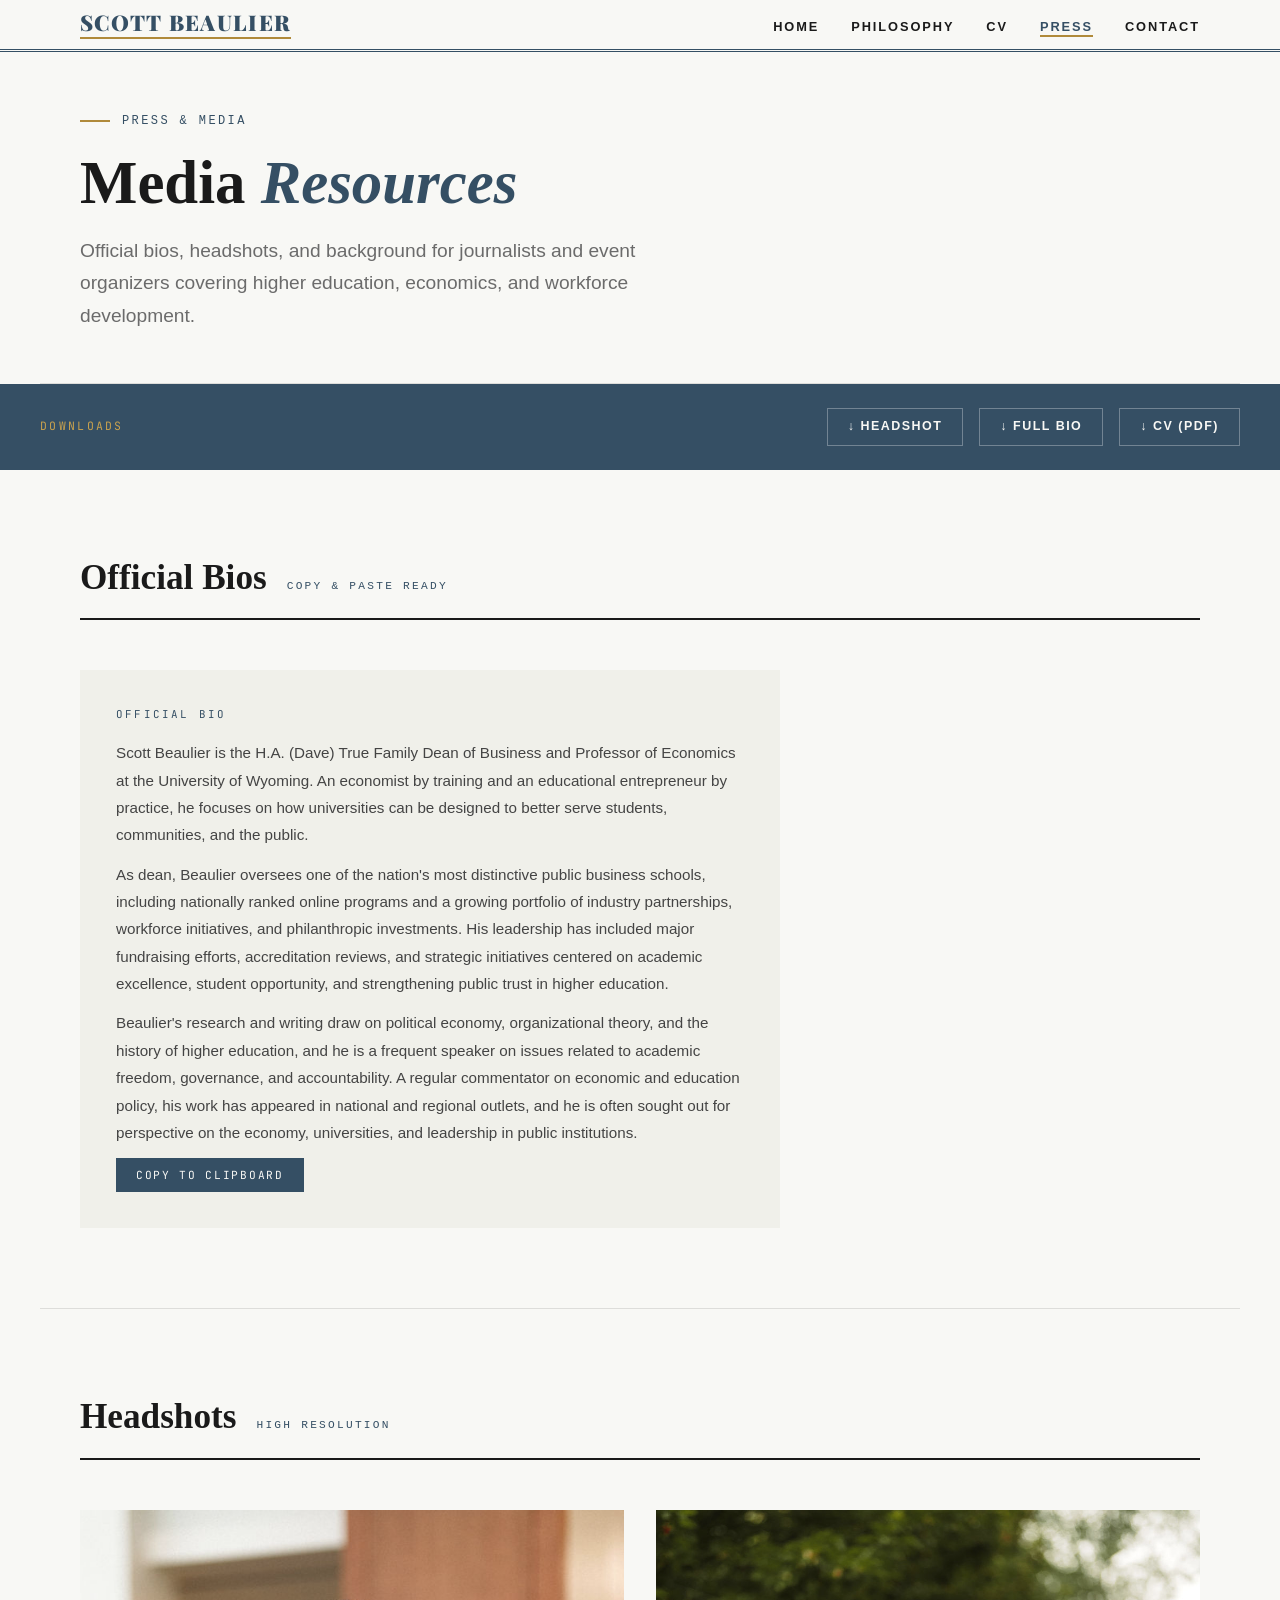
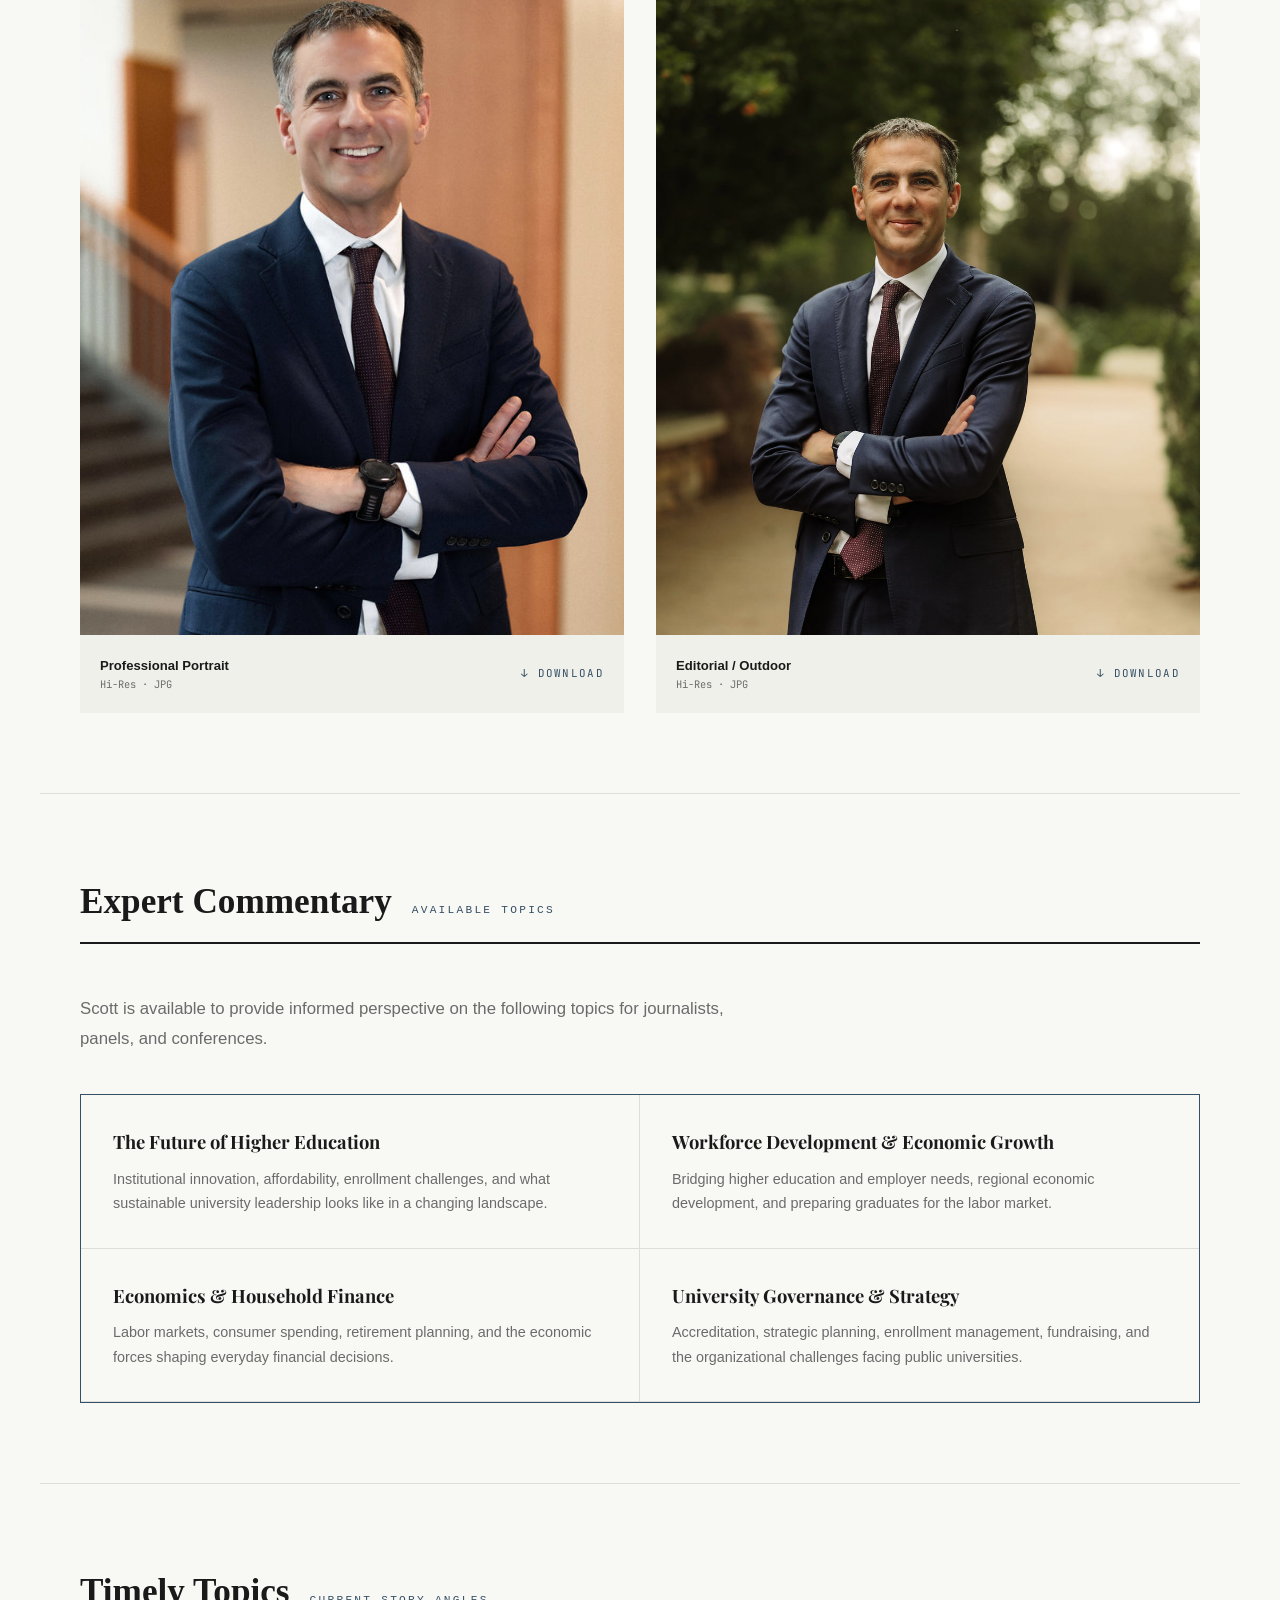
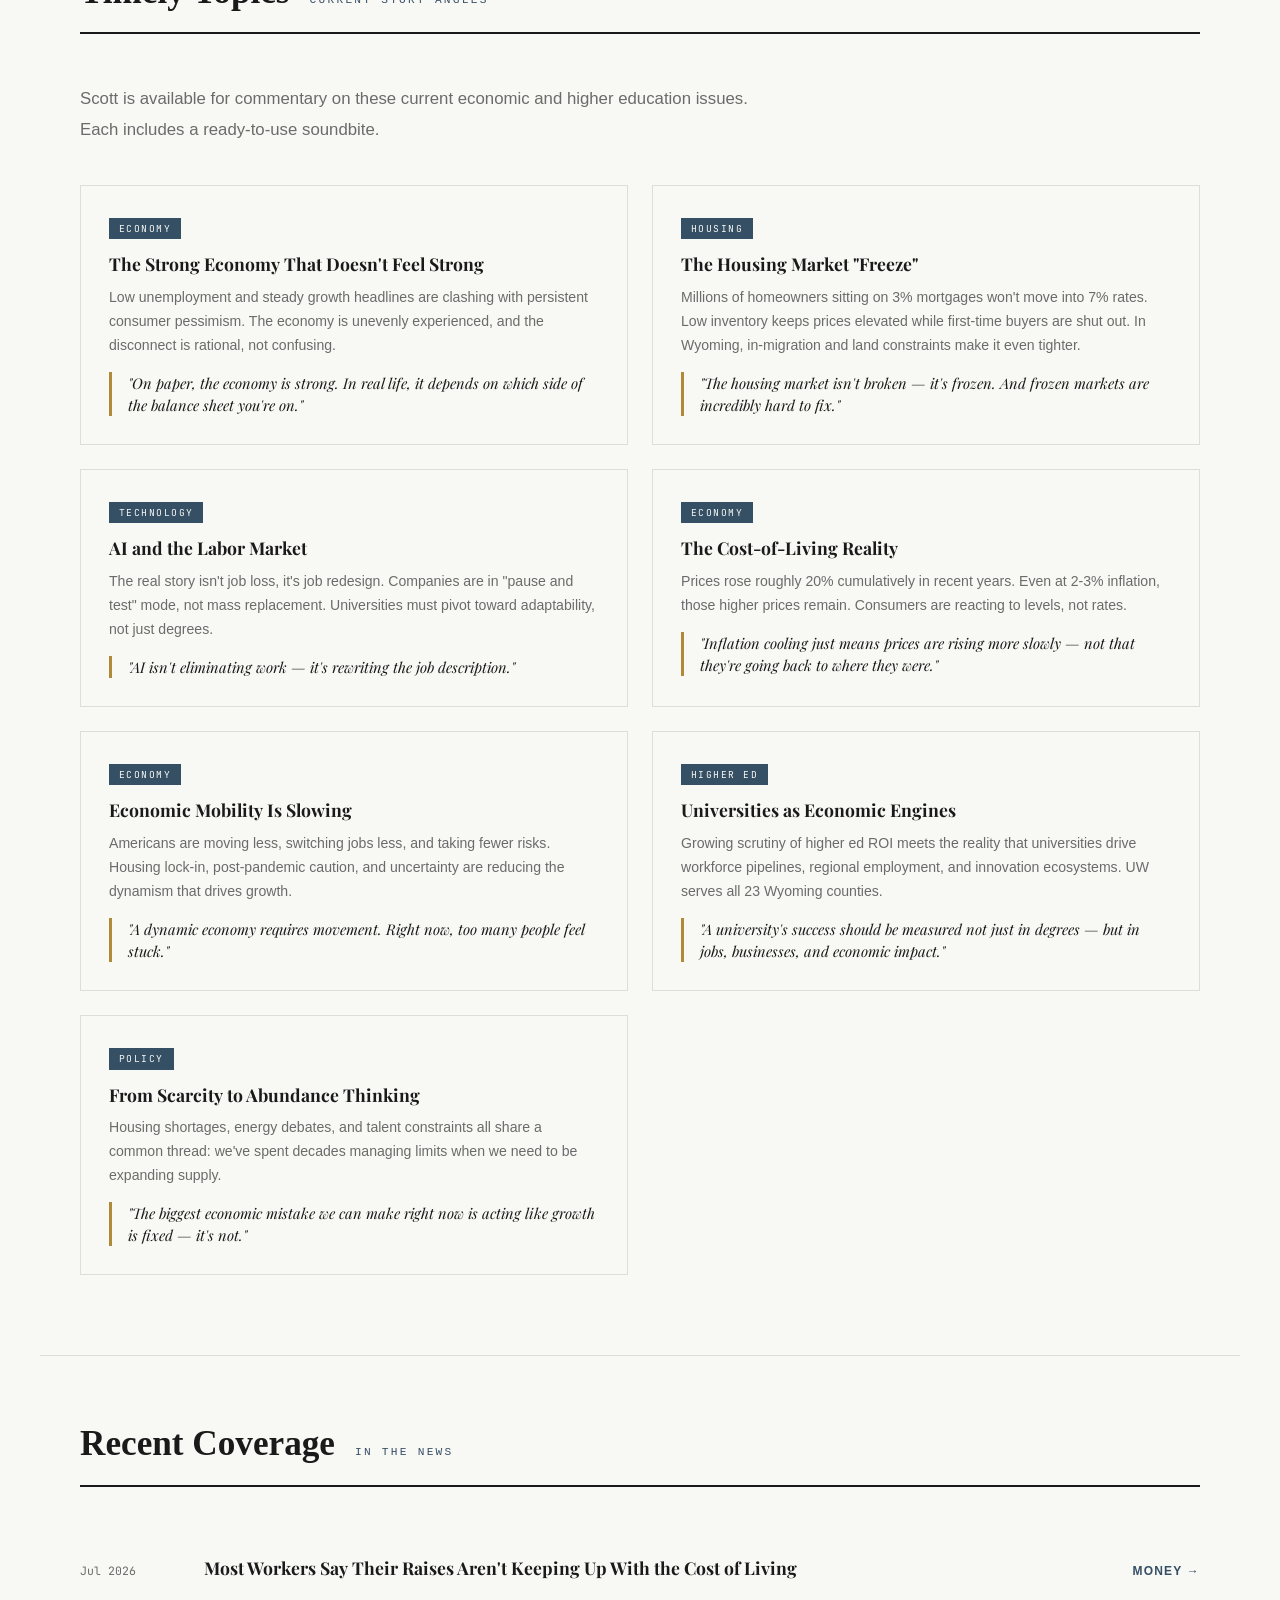
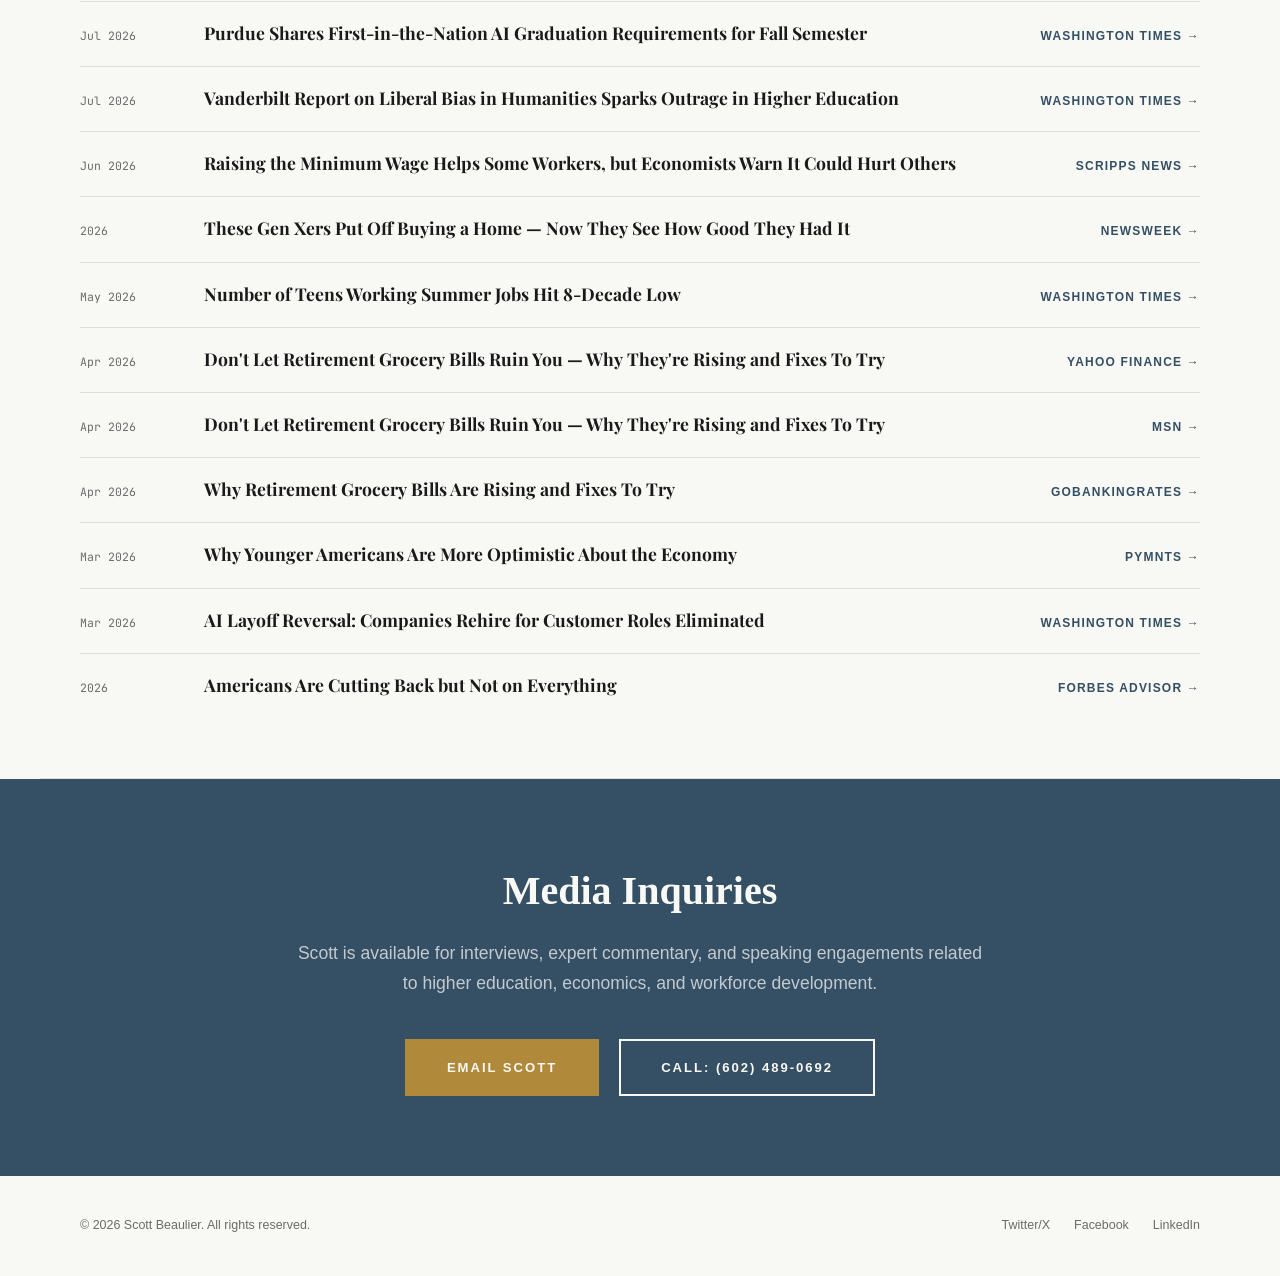
<file: final-press.html>
<!DOCTYPE html>
<html lang="en">
<head>
<meta charset="UTF-8">
<meta name="viewport" content="width=device-width, initial-scale=1.0">
<title>Press & Media — Scott Beaulier</title>
<link href="https://fonts.googleapis.com/css2?family=Playfair+Display:ital,wght@0,400;0,700;0,900;1,400;1,700&family=JetBrains+Mono:wght@400;500&display=swap" rel="stylesheet">
<link rel="icon" type="image/svg+xml" href="favicon.svg">
<link rel="stylesheet" href="styles.css">
<style>
  .quick-grab { background:var(--navy); color:var(--warm-white); padding:24px 40px; }
  .quick-grab-inner { max-width:1200px; margin:0 auto; display:flex; align-items:center; justify-content:space-between; flex-wrap:wrap; gap:16px; }
  .quick-grab-label { font-family:'JetBrains Mono',monospace; font-size:0.72rem; text-transform:uppercase; letter-spacing:0.2em; color:var(--gold-light); }
  .quick-grab-links { display:flex; gap:16px; flex-wrap:wrap; }
  .quick-grab-links a { font-size:0.78rem; font-weight:600; text-transform:uppercase; letter-spacing:0.12em; color:var(--warm-white); text-decoration:none; padding:8px 20px; border:1.5px solid rgba(255,255,255,0.3); transition:all 0.3s; }
  .quick-grab-links a:hover { background:var(--warm-white); color:var(--navy); border-color:var(--warm-white); }

  .bios-section { max-width:1200px; margin:0 auto; padding:80px 40px; border-bottom:1px solid var(--light-rule); }
  .bio-versions { display:grid; grid-template-columns:1fr 1fr; gap:50px; }
  .bio-version { background:var(--cream); padding:36px; }
  .bio-version-label { font-family:'JetBrains Mono',monospace; font-size:0.68rem; text-transform:uppercase; letter-spacing:0.2em; color:var(--navy); margin-bottom:16px; display:flex; justify-content:space-between; }
  .word-count { font-family:'JetBrains Mono',monospace; font-size:0.6rem; color:var(--mid-gray); }
  .bio-version p { font-size:0.95rem; line-height:1.8; color:#444; margin-bottom:12px; }
  .copy-btn { font-family:'JetBrains Mono',monospace; font-size:0.7rem; text-transform:uppercase; letter-spacing:0.15em; background:var(--navy); color:var(--warm-white); border:none; padding:10px 20px; cursor:pointer; transition:background 0.3s; }
  .copy-btn:hover { background:var(--gold); }

  .headshots-section { max-width:1200px; margin:0 auto; padding:80px 40px; border-bottom:1px solid var(--light-rule); }
  .headshots-grid { display:grid; grid-template-columns:repeat(2,1fr); gap:32px; }
  .headshot-card { background:var(--cream); overflow:hidden; transition:transform 0.3s; }
  .headshot-card:hover { transform:translateY(-4px); }
  .headshot-image { aspect-ratio:3/4; overflow:hidden; }
  .headshot-image img { width:100%; height:100%; object-fit:cover; object-position:center top; filter:grayscale(15%); transition:filter 0.3s; }
  .headshot-card:hover .headshot-image img { filter:grayscale(0%); }
  .headshot-info { padding:20px; display:flex; justify-content:space-between; align-items:center; }
  .headshot-label { font-size:0.82rem; font-weight:600; }
  .headshot-meta { font-family:'JetBrains Mono',monospace; font-size:0.65rem; color:var(--mid-gray); }
  .headshot-download { font-family:'JetBrains Mono',monospace; font-size:0.68rem; text-transform:uppercase; letter-spacing:0.12em; color:var(--navy); text-decoration:none; transition:color 0.3s; }
  .headshot-download:hover { color:var(--gold); }

  .topics-section { max-width:1200px; margin:0 auto; padding:80px 40px; border-bottom:1px solid var(--light-rule); }
  .topics-intro { font-size:1.05rem; line-height:1.8; color:var(--mid-gray); max-width:700px; margin-bottom:40px; }
  .topic-cards { display:grid; grid-template-columns:repeat(2,1fr); gap:0; border:1.5px solid var(--navy); }
  .topic-card { padding:32px; border-right:1px solid var(--light-rule); border-bottom:1px solid var(--light-rule); transition:background 0.3s; }
  .topic-card:hover { background:var(--cream); }
  .topic-card:nth-child(2n) { border-right:none; }
  .topic-card h3 { font-family:'Playfair Display',serif; font-size:1.15rem; font-weight:700; margin-bottom:10px; }
  .topic-card p { font-size:0.9rem; color:var(--mid-gray); line-height:1.7; }

  .timely-section { max-width:1200px; margin:0 auto; padding:80px 40px; border-bottom:1px solid var(--light-rule); }
  .timely-intro { font-size:1.05rem; line-height:1.8; color:var(--mid-gray); max-width:700px; margin-bottom:40px; }
  .timely-grid { display:grid; grid-template-columns:1fr 1fr; gap:24px; }
  .timely-card { padding:28px; border:1.5px solid var(--light-rule); transition:all 0.3s; }
  .timely-card:hover { border-color:var(--navy); transform:translateY(-2px); }
  .timely-tag { font-family:'JetBrains Mono',monospace; font-size:0.6rem; text-transform:uppercase; letter-spacing:0.15em; color:var(--warm-white); background:var(--navy); display:inline-block; padding:3px 10px; margin-bottom:14px; }
  .timely-card h3 { font-family:'Playfair Display',serif; font-size:1.1rem; font-weight:700; margin-bottom:10px; line-height:1.3; }
  .timely-card p { font-size:0.88rem; color:var(--mid-gray); line-height:1.7; margin-bottom:14px; }
  .timely-soundbite { font-family:'Playfair Display',serif; font-size:0.92rem; font-style:italic; color:var(--ink); border-left:3px solid var(--gold); padding-left:16px; line-height:1.5; }

  .coverage-section { max-width:1200px; margin:0 auto; padding:60px 40px; border-bottom:1px solid var(--light-rule); }
  .coverage-list { display:flex; flex-direction:column; }
  .coverage-item {
    display:grid; grid-template-columns:100px 1fr auto; gap:24px;
    align-items:baseline; padding:20px 0; border-bottom:1px solid var(--light-rule);
    text-decoration:none; color:var(--ink); transition:all 0.3s;
  }
  .coverage-item:hover { padding-left:12px; border-bottom-color:var(--navy); }
  .coverage-item:last-child { border-bottom:none; }
  .coverage-date { font-family:'JetBrains Mono',monospace; font-size:0.72rem; color:var(--mid-gray); }
  .coverage-title { font-family:'Playfair Display',serif; font-size:1.1rem; font-weight:700; line-height:1.3; }
  .coverage-source { font-size:0.75rem; font-weight:600; text-transform:uppercase; letter-spacing:0.1em; color:var(--navy); white-space:nowrap; }

  @media (max-width:900px) {
    .bio-versions { grid-template-columns:1fr; }
    .headshots-grid { grid-template-columns:1fr; }
    .topic-cards { grid-template-columns:1fr; }
    .topic-card { border-right:none; }
    .timely-grid { grid-template-columns:1fr; }
    .coverage-item { grid-template-columns:1fr; gap:8px; }
    .quick-grab-inner { flex-direction:column; text-align:center; }
  }

  @media (max-width:600px) {
    .quick-grab { padding:20px 24px; }
    .bios-section,.headshots-section,.topics-section,.timely-section,.coverage-section { padding:50px 24px; }
    .headshots-grid { max-width:400px; }
  }
</style>
</head>
<body>

<header class="top-bar"><div class="top-bar-inner"><a href="index.html" class="site-name" style="text-decoration:none; display:flex; flex-direction:column; gap:3px; line-height:1;"><span style="font-family:'Playfair Display',serif; font-size:1.35rem; font-weight:900; letter-spacing:0.06em; text-transform:uppercase; color:var(--navy);">Scott Beaulier</span><span style="width:100%; height:2px; background:var(--gold); display:block;"></span></a><nav><a href="index.html">Home</a><a href="philosophy.html">Philosophy</a><a href="cv.html">CV</a><a href="press.html" class="active">Press</a><a href="contact.html">Contact</a></nav></div></header>

<section class="page-hero">
  <div class="hero-kicker">Press & Media</div>
  <h1>Media <em>Resources</em></h1>
  <p class="hero-subtitle">Official bios, headshots, and background for journalists and event organizers covering higher education, economics, and workforce development.</p>
</section>

<section class="quick-grab"><div class="quick-grab-inner"><span class="quick-grab-label">Downloads</span><div class="quick-grab-links"><a href="scott-portrait.jpg" download>↓ Headshot</a><a href="#">↓ Full Bio</a><a href="#">↓ CV (PDF)</a></div></div></section>

<section class="bios-section">
  <div class="section-header"><h2>Official Bios</h2><span class="section-label">Copy & Paste Ready</span></div>
  <div class="bio-versions" style="grid-template-columns:1fr; max-width:700px;">
    <div class="bio-version">
      <div class="bio-version-label">Official Bio</div>
      <p>Scott Beaulier is the H.A. (Dave) True Family Dean of Business and Professor of Economics at the University of Wyoming. An economist by training and an educational entrepreneur by practice, he focuses on how universities can be designed to better serve students, communities, and the public.</p>
      <p>As dean, Beaulier oversees one of the nation's most distinctive public business schools, including nationally ranked online programs and a growing portfolio of industry partnerships, workforce initiatives, and philanthropic investments. His leadership has included major fundraising efforts, accreditation reviews, and strategic initiatives centered on academic excellence, student opportunity, and strengthening public trust in higher education.</p>
      <p>Beaulier's research and writing draw on political economy, organizational theory, and the history of higher education, and he is a frequent speaker on issues related to academic freedom, governance, and accountability. A regular commentator on economic and education policy, his work has appeared in national and regional outlets, and he is often sought out for perspective on the economy, universities, and leadership in public institutions.</p>
      <button class="copy-btn" onclick="let t=Array.from(this.parentElement.querySelectorAll('p')).map(p=>p.textContent).join(' ');navigator.clipboard.writeText(t).then(()=>{this.textContent='✓ Copied';setTimeout(()=>this.textContent='Copy to Clipboard',2000);})">Copy to Clipboard</button>
    </div>
  </div>
</section>

<section class="headshots-section">
  <div class="section-header"><h2>Headshots</h2><span class="section-label">High Resolution</span></div>
  <div class="headshots-grid">
    <div class="headshot-card fade-in"><div class="headshot-image"><img src="scott-headshot-interior.jpg" alt="Scott Beaulier — Professional Portrait"></div><div class="headshot-info"><div><div class="headshot-label">Professional Portrait</div><div class="headshot-meta">Hi-Res · JPG</div></div><a href="scott-headshot-interior.jpg" download class="headshot-download">↓ Download</a></div></div>
    <div class="headshot-card fade-in"><div class="headshot-image"><img src="scott-headshot-outdoor.jpg" alt="Scott Beaulier — Editorial Portrait"></div><div class="headshot-info"><div><div class="headshot-label">Editorial / Outdoor</div><div class="headshot-meta">Hi-Res · JPG</div></div><a href="scott-headshot-outdoor.jpg" download class="headshot-download">↓ Download</a></div></div>
  </div>
</section>

<section class="topics-section">
  <div class="section-header"><h2>Expert Commentary</h2><span class="section-label">Available Topics</span></div>
  <p class="topics-intro">Scott is available to provide informed perspective on the following topics for journalists, panels, and conferences.</p>
  <div class="topic-cards">
    <div class="topic-card"><h3>The Future of Higher Education</h3><p>Institutional innovation, affordability, enrollment challenges, and what sustainable university leadership looks like in a changing landscape.</p></div>
    <div class="topic-card"><h3>Workforce Development & Economic Growth</h3><p>Bridging higher education and employer needs, regional economic development, and preparing graduates for the labor market.</p></div>
    <div class="topic-card"><h3>Economics & Household Finance</h3><p>Labor markets, consumer spending, retirement planning, and the economic forces shaping everyday financial decisions.</p></div>
    <div class="topic-card"><h3>University Governance & Strategy</h3><p>Accreditation, strategic planning, enrollment management, fundraising, and the organizational challenges facing public universities.</p></div>
  </div>
</section>

<section class="timely-section">
  <div class="section-header"><h2>Timely Topics</h2><span class="section-label">Current Story Angles</span></div>
  <p class="timely-intro">Scott is available for commentary on these current economic and higher education issues. Each includes a ready-to-use soundbite.</p>
  <div class="timely-grid">
    <div class="timely-card">
      <div class="timely-tag">Economy</div>
      <h3>The Strong Economy That Doesn't Feel Strong</h3>
      <p>Low unemployment and steady growth headlines are clashing with persistent consumer pessimism. The economy is unevenly experienced, and the disconnect is rational, not confusing.</p>
      <div class="timely-soundbite">"On paper, the economy is strong. In real life, it depends on which side of the balance sheet you're on."</div>
    </div>
    <div class="timely-card">
      <div class="timely-tag">Housing</div>
      <h3>The Housing Market "Freeze"</h3>
      <p>Millions of homeowners sitting on 3% mortgages won't move into 7% rates. Low inventory keeps prices elevated while first-time buyers are shut out. In Wyoming, in-migration and land constraints make it even tighter.</p>
      <div class="timely-soundbite">"The housing market isn't broken — it's frozen. And frozen markets are incredibly hard to fix."</div>
    </div>
    <div class="timely-card">
      <div class="timely-tag">Technology</div>
      <h3>AI and the Labor Market</h3>
      <p>The real story isn't job loss, it's job redesign. Companies are in "pause and test" mode, not mass replacement. Universities must pivot toward adaptability, not just degrees.</p>
      <div class="timely-soundbite">"AI isn't eliminating work — it's rewriting the job description."</div>
    </div>
    <div class="timely-card">
      <div class="timely-tag">Economy</div>
      <h3>The Cost-of-Living Reality</h3>
      <p>Prices rose roughly 20% cumulatively in recent years. Even at 2-3% inflation, those higher prices remain. Consumers are reacting to levels, not rates.</p>
      <div class="timely-soundbite">"Inflation cooling just means prices are rising more slowly — not that they're going back to where they were."</div>
    </div>
    <div class="timely-card">
      <div class="timely-tag">Economy</div>
      <h3>Economic Mobility Is Slowing</h3>
      <p>Americans are moving less, switching jobs less, and taking fewer risks. Housing lock-in, post-pandemic caution, and uncertainty are reducing the dynamism that drives growth.</p>
      <div class="timely-soundbite">"A dynamic economy requires movement. Right now, too many people feel stuck."</div>
    </div>
    <div class="timely-card">
      <div class="timely-tag">Higher Ed</div>
      <h3>Universities as Economic Engines</h3>
      <p>Growing scrutiny of higher ed ROI meets the reality that universities drive workforce pipelines, regional employment, and innovation ecosystems. UW serves all 23 Wyoming counties.</p>
      <div class="timely-soundbite">"A university's success should be measured not just in degrees — but in jobs, businesses, and economic impact."</div>
    </div>
    <div class="timely-card">
      <div class="timely-tag">Policy</div>
      <h3>From Scarcity to Abundance Thinking</h3>
      <p>Housing shortages, energy debates, and talent constraints all share a common thread: we've spent decades managing limits when we need to be expanding supply.</p>
      <div class="timely-soundbite">"The biggest economic mistake we can make right now is acting like growth is fixed — it's not."</div>
    </div>
  </div>
</section>

<section class="coverage-section">
  <div class="section-header"><h2>Recent Coverage</h2><span class="section-label">In the News</span></div>
  <div class="coverage-list">
    <a class="coverage-item" href="https://money.com/wages-not-keeping-up-with-cost-of-living/" target="_blank"><span class="coverage-date">Jul 2026</span><span class="coverage-title">Most Workers Say Their Raises Aren't Keeping Up With the Cost of Living</span><span class="coverage-source">Money →</span></a>
    <a class="coverage-item" href="https://www.washingtontimes.com/news/2026/jul/9/purdue-shares-first-nation-ai-graduation-requirements-fall-semester/" target="_blank"><span class="coverage-date">Jul 2026</span><span class="coverage-title">Purdue Shares First-in-the-Nation AI Graduation Requirements for Fall Semester</span><span class="coverage-source">Washington Times →</span></a>
    <a class="coverage-item" href="https://www.washingtontimes.com/news/2026/jul/1/vanderbilt-report-liberal-bias-humanities-sparks-outrage-higher/" target="_blank"><span class="coverage-date">Jul 2026</span><span class="coverage-title">Vanderbilt Report on Liberal Bias in Humanities Sparks Outrage in Higher Education</span><span class="coverage-source">Washington Times →</span></a>
    <a class="coverage-item" href="https://www.scrippsnews.com/us-news/raising-the-minimum-wage-helps-some-workers-but-economists-warn-it-could-hurt-others" target="_blank"><span class="coverage-date">Jun 2026</span><span class="coverage-title">Raising the Minimum Wage Helps Some Workers, but Economists Warn It Could Hurt Others</span><span class="coverage-source">Scripps News →</span></a>
    <a class="coverage-item" href="https://www.newsweek.com/these-gen-xers-put-off-buying-a-home-now-they-see-how-good-they-had-it-12026886" target="_blank"><span class="coverage-date">2026</span><span class="coverage-title">These Gen Xers Put Off Buying a Home — Now They See How Good They Had It</span><span class="coverage-source">Newsweek →</span></a>
    <a class="coverage-item" href="https://www.washingtontimes.com/news/2026/may/27/number-teens-working-summer-jobs-hit-8-decade-low/" target="_blank"><span class="coverage-date">May 2026</span><span class="coverage-title">Number of Teens Working Summer Jobs Hit 8-Decade Low</span><span class="coverage-source">Washington Times →</span></a>
    <a class="coverage-item" href="https://finance.yahoo.com/markets/articles/don-t-let-retirement-grocery-150006067.html" target="_blank"><span class="coverage-date">Apr 2026</span><span class="coverage-title">Don't Let Retirement Grocery Bills Ruin You — Why They're Rising and Fixes To Try</span><span class="coverage-source">Yahoo Finance →</span></a>
    <a class="coverage-item" href="https://www.msn.com/en-us/money/personalfinance/don-t-let-retirement-grocery-bills-ruin-you-why-they-re-rising-and-fixes-to-try-asap/ar-AA20XqsU" target="_blank"><span class="coverage-date">Apr 2026</span><span class="coverage-title">Don't Let Retirement Grocery Bills Ruin You — Why They're Rising and Fixes To Try</span><span class="coverage-source">MSN →</span></a>
    <a class="coverage-item" href="https://www.gobankingrates.com/saving-money/food/why-retirement-grocery-bills-are-rising-and-fixes/" target="_blank"><span class="coverage-date">Apr 2026</span><span class="coverage-title">Why Retirement Grocery Bills Are Rising and Fixes To Try</span><span class="coverage-source">GOBankingRates →</span></a>
    <a class="coverage-item" href="https://www.pymnts.com/economy/2026/why-younger-americans-are-more-optimistic-about-the-economy/" target="_blank"><span class="coverage-date">Mar 2026</span><span class="coverage-title">Why Younger Americans Are More Optimistic About the Economy</span><span class="coverage-source">PYMNTS →</span></a>
    <a class="coverage-item" href="https://www.washingtontimes.com/news/2026/mar/10/ai-layoff-reversal-companies-rehire-customer-roles-eliminated/" target="_blank"><span class="coverage-date">Mar 2026</span><span class="coverage-title">AI Layoff Reversal: Companies Rehire for Customer Roles Eliminated</span><span class="coverage-source">Washington Times →</span></a>
    <a class="coverage-item" href="https://www.forbes.com/advisor/credit-cards/americans-are-cutting-back-but-not-on-everything-heres-how-to-earn-while-you-spend/" target="_blank"><span class="coverage-date">2026</span><span class="coverage-title">Americans Are Cutting Back but Not on Everything</span><span class="coverage-source">Forbes Advisor →</span></a>
  </div>
</section>

<section class="media-cta">
  <div class="media-cta-inner">
    <h2>Media Inquiries</h2>
    <p>Scott is available for interviews, expert commentary, and speaking engagements related to higher education, economics, and workforce development.</p>
    <div class="cta-buttons"><a href="mailto:Sbeauli2@uwyo.edu" class="cta-btn primary">Email Scott</a><a href="tel:6024890692" class="cta-btn">Call: (602) 489-0692</a></div>
  </div>
</section>

<footer><span>&copy; 2026 Scott Beaulier. All rights reserved.</span><div><a href="https://twitter.com/SBeaulier77">Twitter/X</a><a href="https://www.facebook.com/scott.beaulier.3">Facebook</a><a href="#">LinkedIn</a></div></footer>

</body>
</html>
</file>
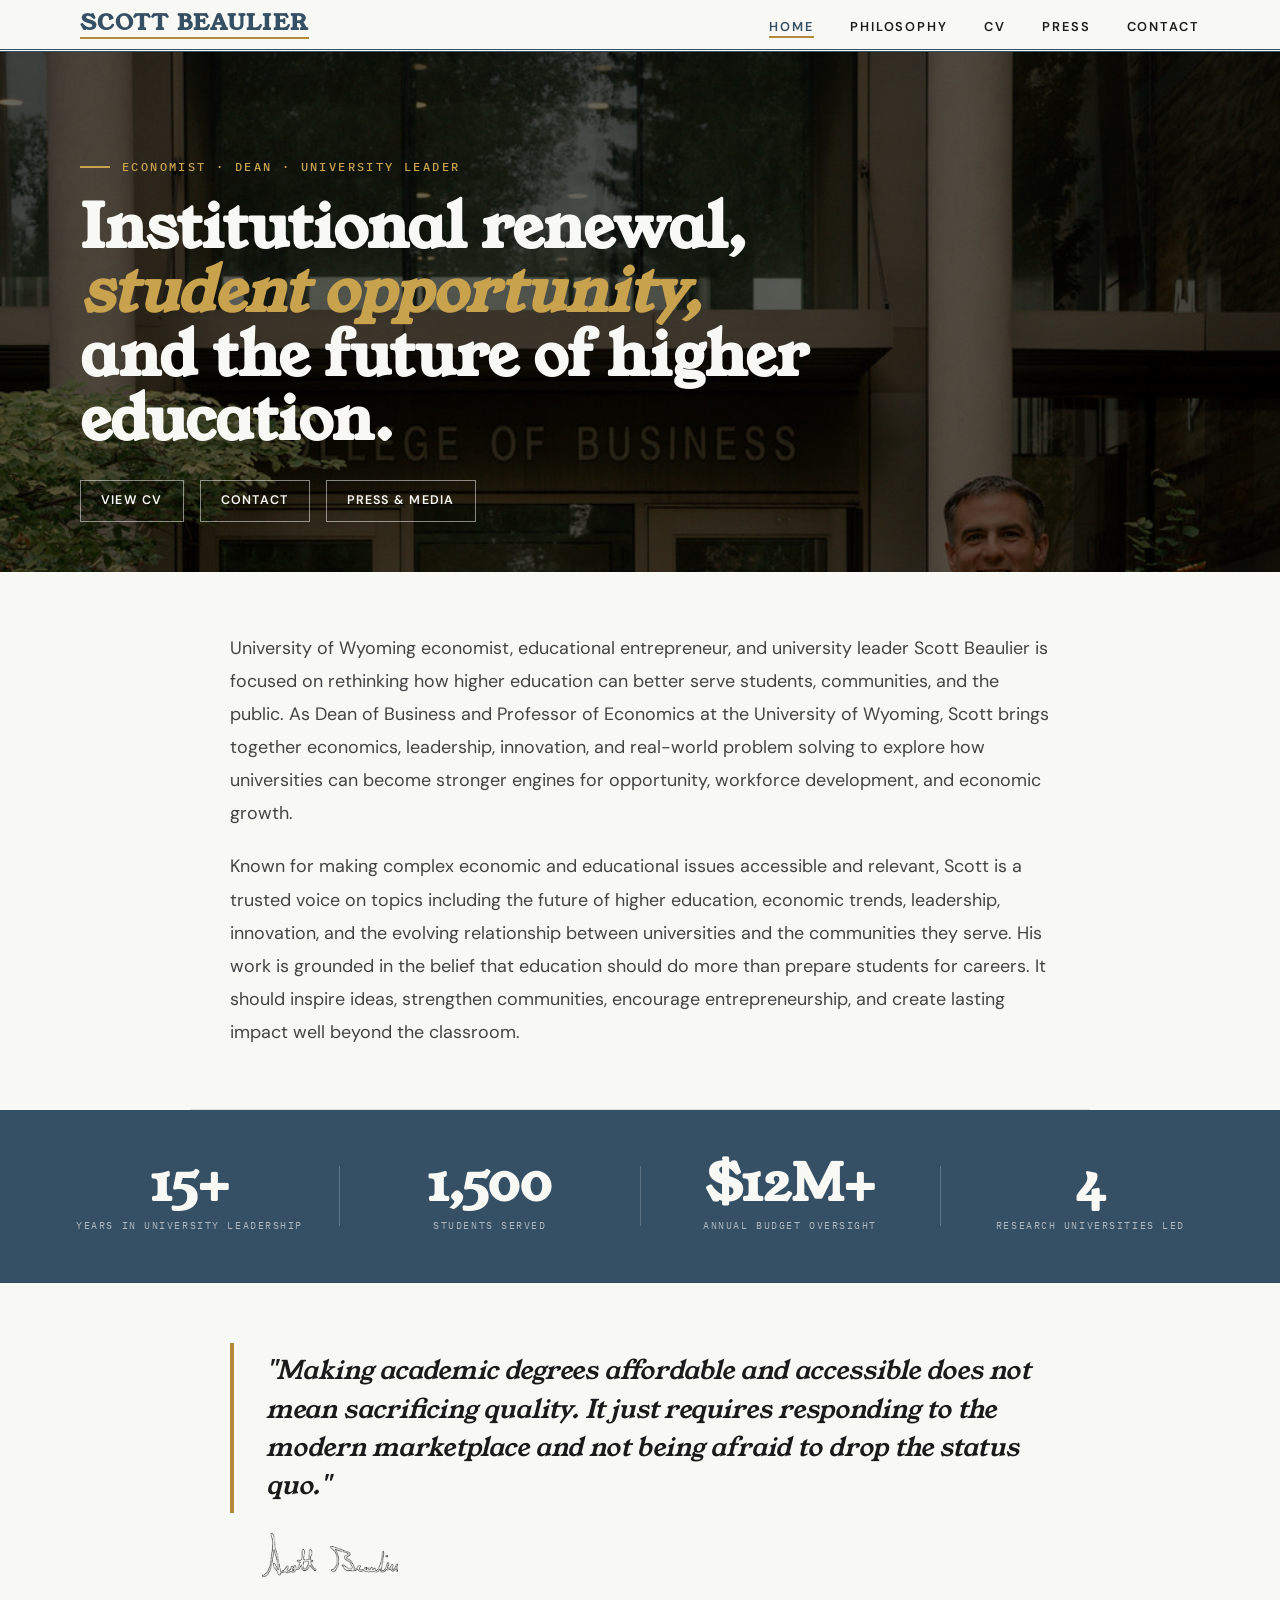
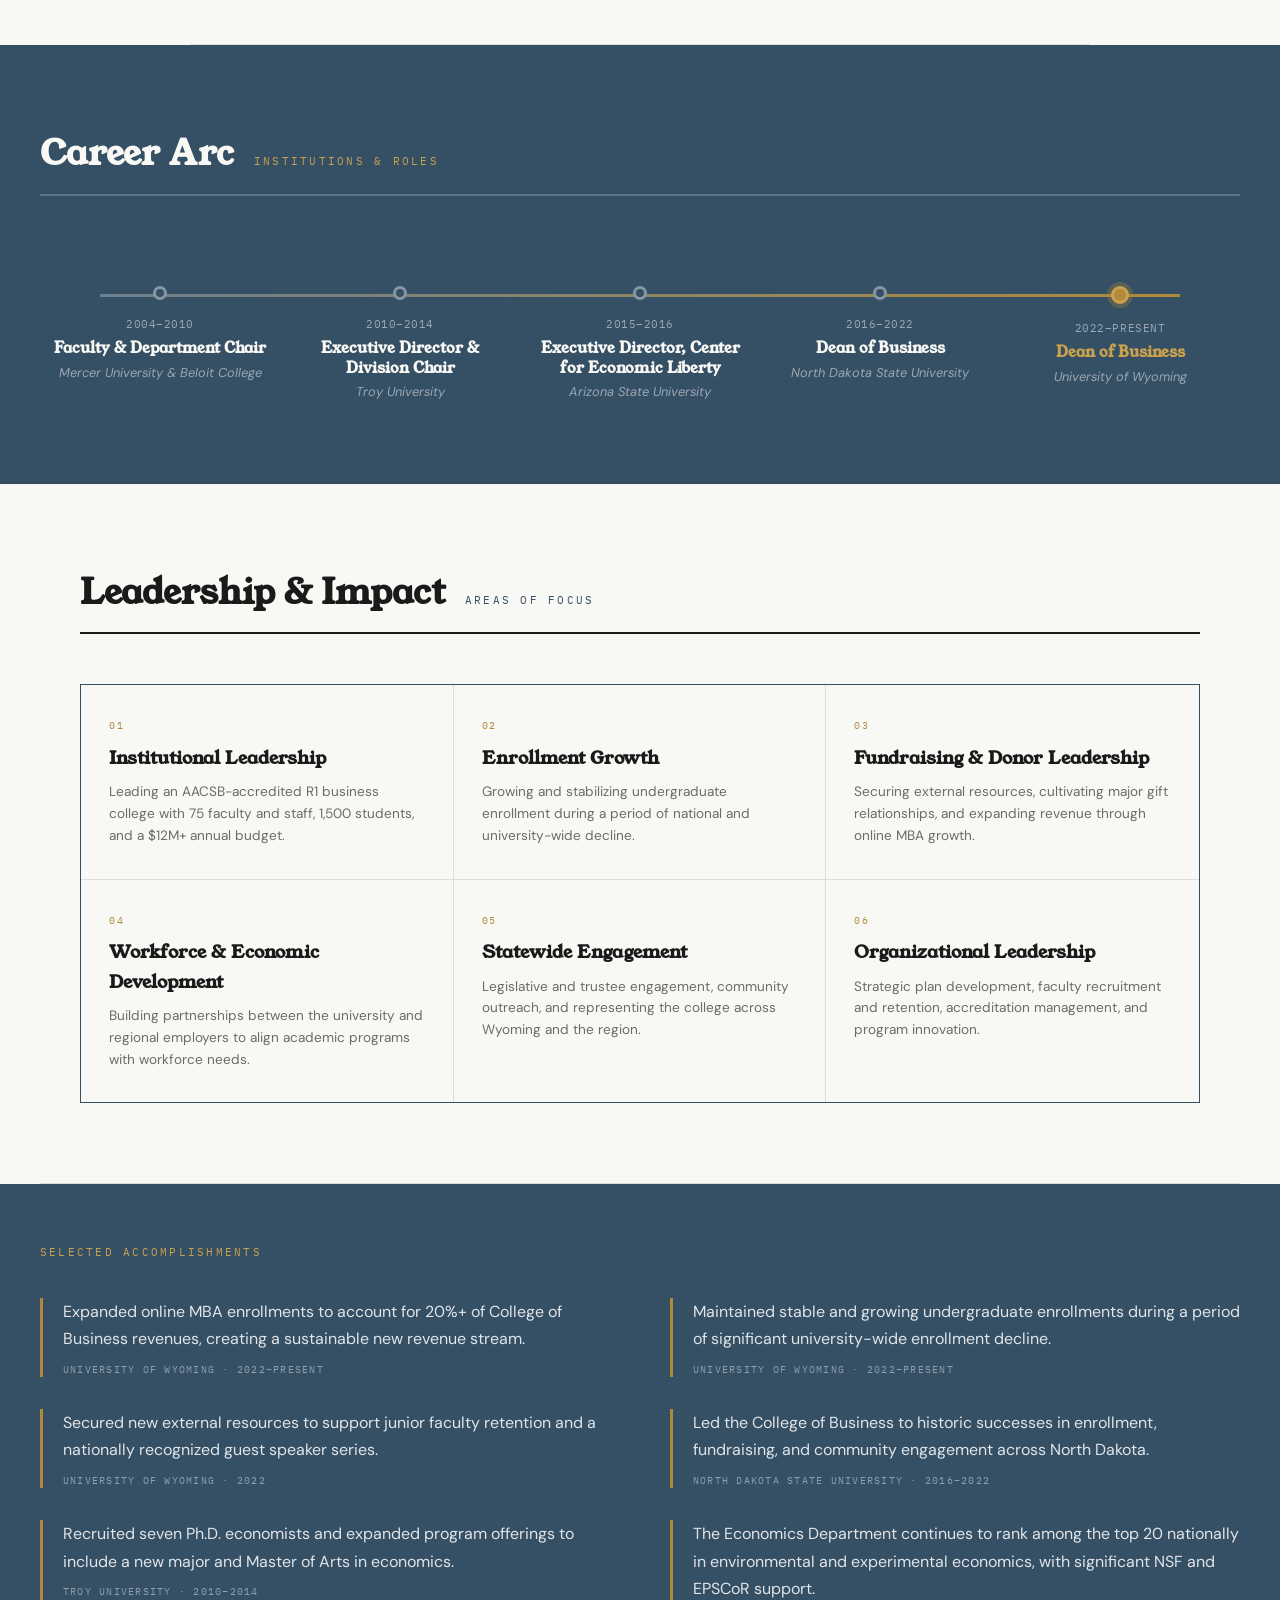
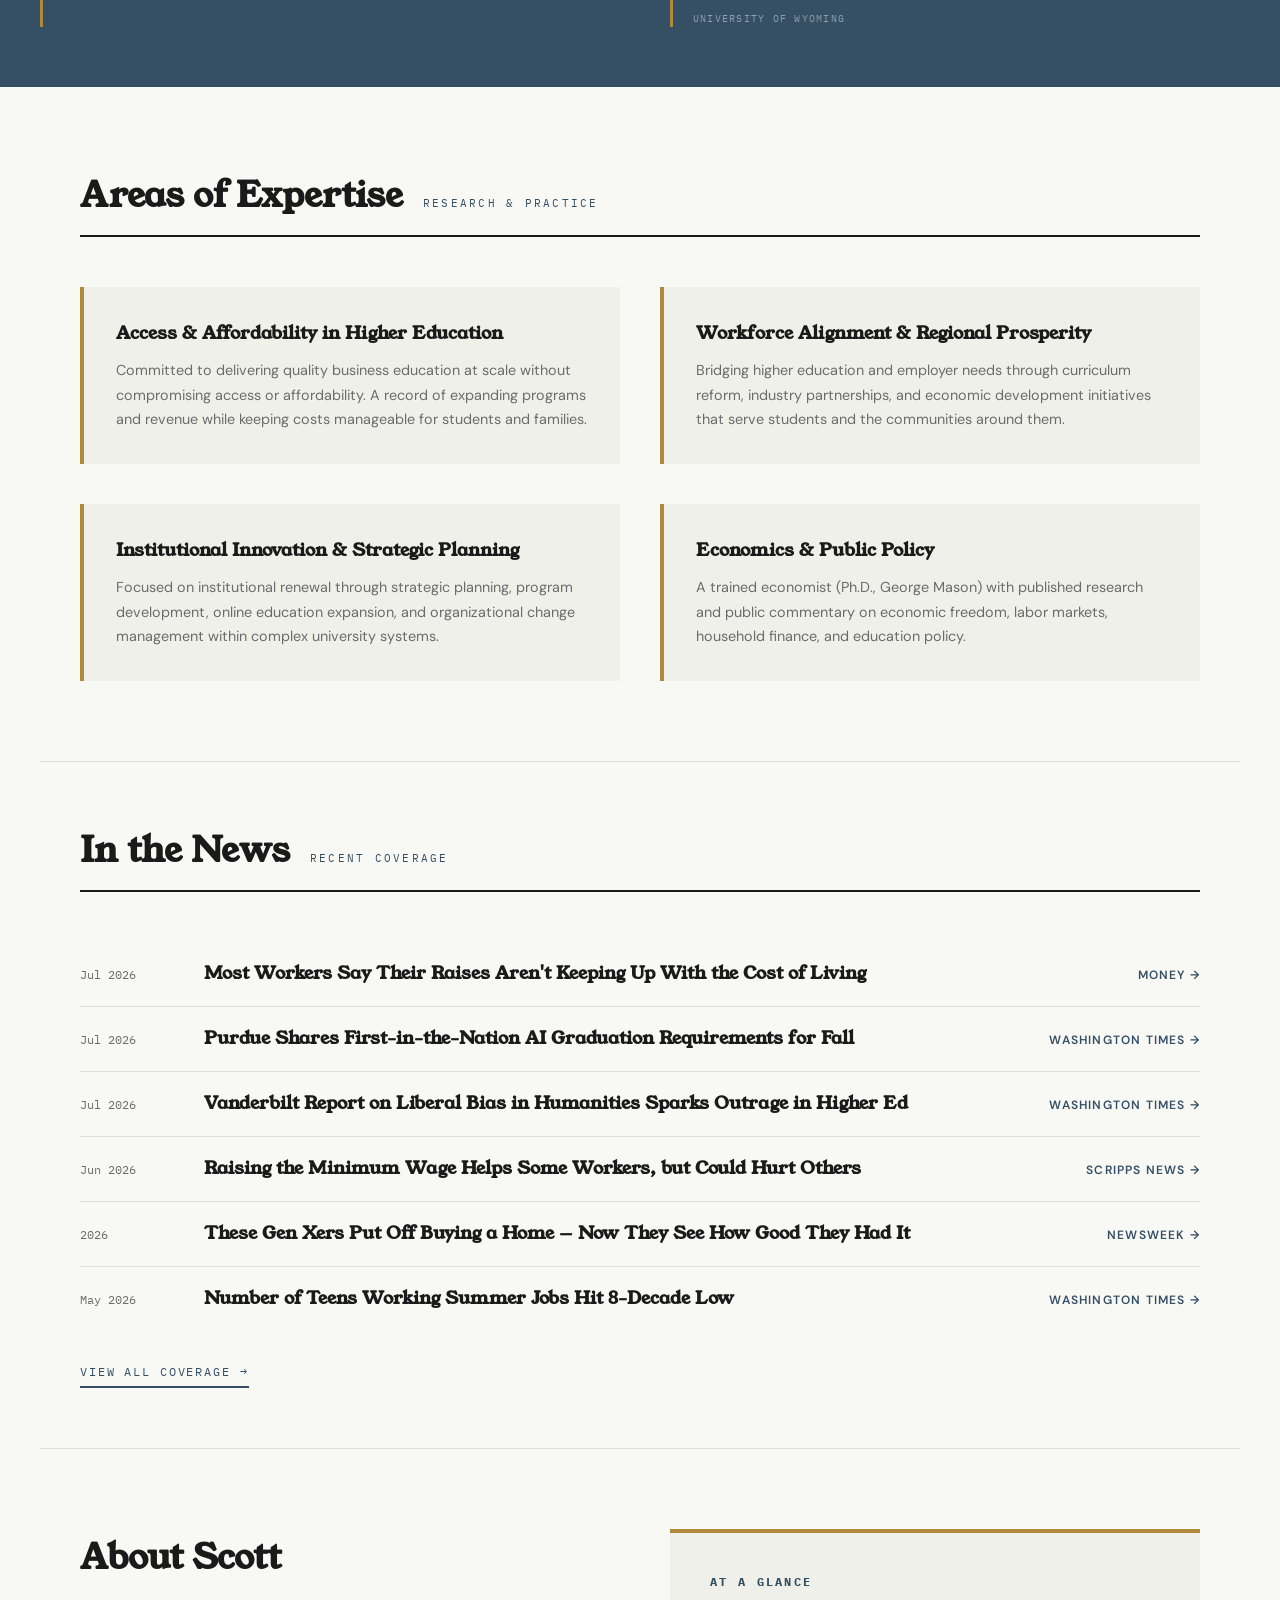
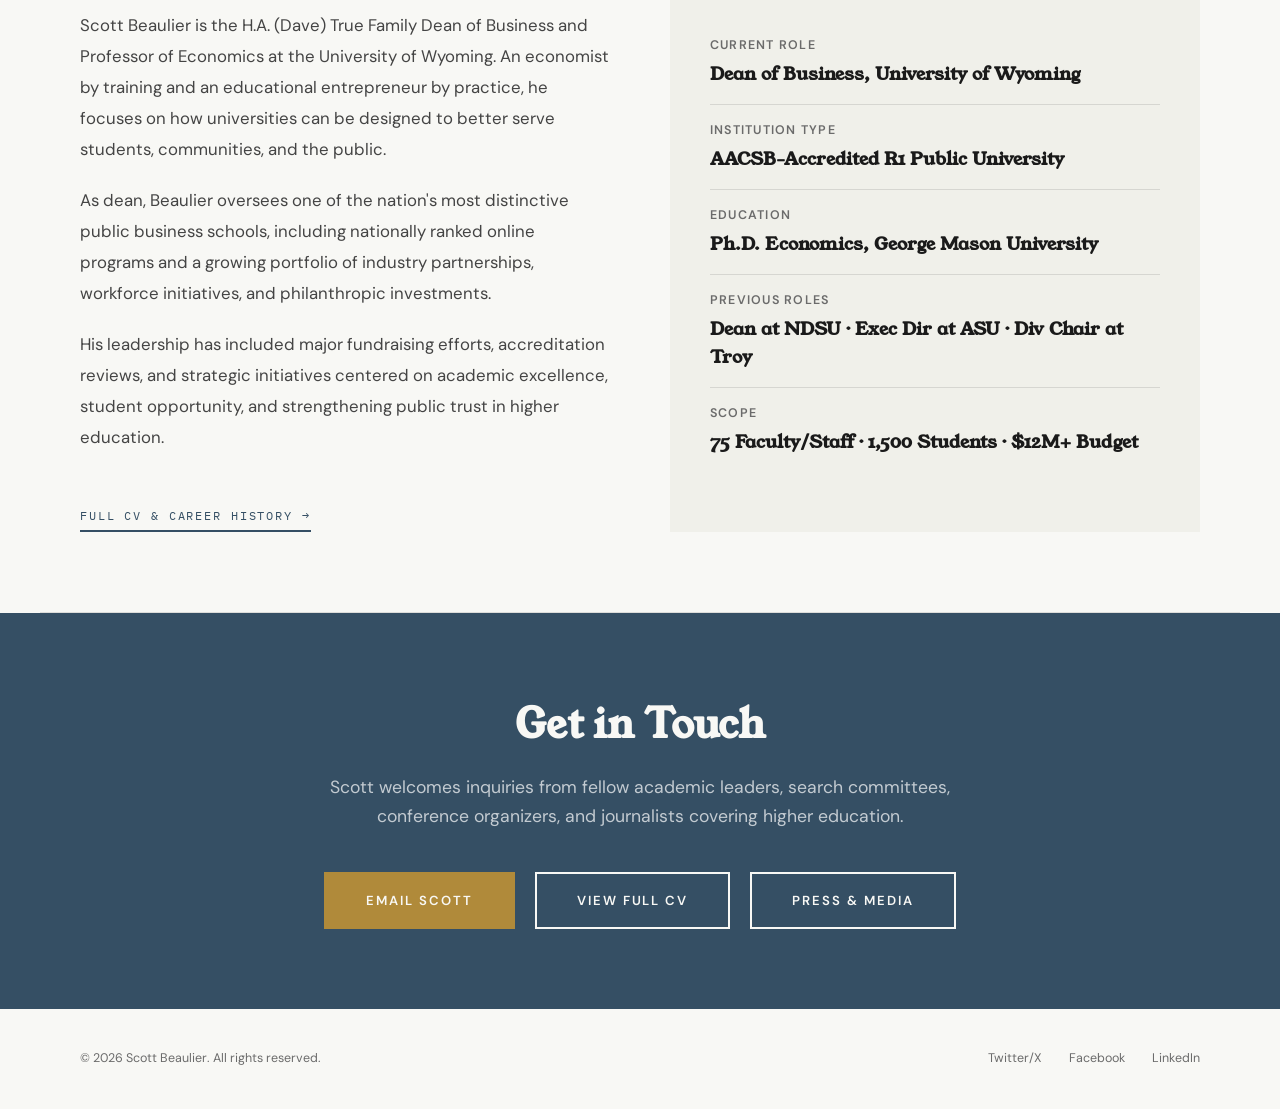
<file: index-newhero.html>
<!DOCTYPE html>
<html lang="en">
<head>
<meta charset="UTF-8">
<meta name="viewport" content="width=device-width, initial-scale=1.0">
<title>Scott Beaulier — Economist & University Leader</title>
<link href="https://fonts.googleapis.com/css2?family=Young+Serif&family=DM+Sans:wght@300;400;500;600&family=IBM+Plex+Mono:wght@400;500&display=swap" rel="stylesheet">
<link rel="icon" type="image/svg+xml" href="favicon.svg">
<link rel="stylesheet" href="styles.css">
<style>
  .hero {
    max-width: 1200px; margin: 0 auto; padding: 60px 40px 40px;
    display: grid; grid-template-columns: 1fr 400px; gap: 60px;
    align-items: start; border-bottom: 1px solid var(--light-rule);
  }
  .hero-text { padding-top: 20px; }
  .hero-kicker {
    font-family: 'IBM Plex Mono', monospace; font-size: 0.75rem; font-weight: 500;
    text-transform: uppercase; letter-spacing: 0.2em; color: var(--navy);
    margin-bottom: 20px; display: flex; align-items: center; gap: 12px;
  }
  .hero-kicker::before { content: ''; width: 30px; height: 2px; background: var(--gold); }
  .hero h1 {
    font-family: 'Young Serif', serif; font-size: 3.8rem; font-weight: 900;
    line-height: 1.05; margin-bottom: 24px; letter-spacing: -0.02em;
  }
  .hero h1 em { font-style: italic; color: var(--navy); }
  .hero-subtitle {
    font-size: 1.15rem; line-height: 1.8; color: var(--mid-gray);
    max-width: 580px; margin-bottom: 32px; font-weight: 400;
  }
  .hero-meta { display: flex; gap: 16px; flex-wrap: wrap; }
  .hero-meta a {
    font-size: 0.78rem; font-weight: 600; text-transform: uppercase; letter-spacing: 0.1em;
    color: var(--navy); padding: 8px 16px; border: 1.5px solid var(--navy);
    transition: all 0.3s; text-decoration: none;
  }
  .hero-meta a:hover { background: var(--navy); color: var(--warm-white); }
  .hero-image-area { position: relative; }
  .hero-image-frame {
    aspect-ratio: 3/4; background: var(--cream); overflow: hidden;
    border-bottom: 4px solid var(--gold);
  }
  .hero-image-frame img { width: 100%; height: 100%; object-fit: cover; object-position: center top; }
  .hero-image-caption { margin-top: 12px; font-size: 0.75rem; color: var(--mid-gray); font-style: italic; }

  /* ── STATS STRIP ── */
  .stats-strip {
    background: var(--navy); padding: 48px 40px;
    border-bottom: 1px solid var(--light-rule);
  }
  .stats-inner {
    max-width: 1200px; margin: 0 auto;
    display: flex; align-items: center; justify-content: center; gap: 0;
  }
  .stat-item { flex: 1; text-align: center; padding: 0 32px; }
  .stat-number {
    font-family: 'Young Serif', serif; font-size: 3.2rem; font-weight: 900;
    color: var(--warm-white); line-height: 1; margin-bottom: 8px;
  }
  .stat-label {
    font-family: 'IBM Plex Mono', monospace; font-size: 0.65rem;
    text-transform: uppercase; letter-spacing: 0.15em; color: rgba(255,255,255,0.6);
  }
  .stat-divider {
    width: 1px; height: 60px; background: rgba(255,255,255,0.2); flex-shrink: 0;
  }

  /* ── CAREER ARC ── */
  .career-arc {
    background: var(--navy); padding: 80px 40px;
    border-bottom: 1px solid var(--light-rule);
  }
  .career-arc-inner { position: relative; max-width: 1200px; margin: 0 auto; }
  .career-arc .section-header { border-bottom-color: rgba(255,255,255,0.2); }
  .career-arc .section-header h2 { color: var(--warm-white); }
  .career-arc .section-header .section-label { color: var(--gold-light); }
  .arc-timeline {
    display: flex; justify-content: space-between; position: relative;
    padding-top: 40px; margin-top: 20px;
  }
  .arc-line {
    position: absolute; top: 48px; left: 5%; right: 5%;
    height: 3px; background: rgba(255,255,255,0.15); z-index: 0;
  }
  .arc-line::after {
    content: ''; position: absolute; top: 0; left: 0;
    width: 100%; height: 100%; background: linear-gradient(90deg, rgba(255,255,255,0.15) 0%, var(--gold) 100%);
  }
  .arc-item {
    position: relative; z-index: 1; text-align: center;
    flex: 1; padding: 0 8px;
  }
  .arc-dot {
    width: 14px; height: 14px; border-radius: 50%;
    background: var(--navy); border: 3px solid rgba(255,255,255,0.4);
    margin: 0 auto 16px; position: relative;
  }
  .arc-current .arc-dot {
    background: var(--gold); border-color: var(--gold-light);
    width: 18px; height: 18px;
    box-shadow: 0 0 0 4px rgba(176, 138, 58, 0.3);
  }
  .arc-year {
    font-family: 'IBM Plex Mono', monospace; font-size: 0.68rem;
    color: rgba(255,255,255,0.5); text-transform: uppercase; letter-spacing: 0.05em;
    margin-bottom: 6px;
  }
  .arc-role {
    font-family: 'Young Serif', serif; font-size: 0.95rem;
    font-weight: 700; line-height: 1.3; margin-bottom: 4px; color: var(--warm-white);
  }
  .arc-current .arc-role { color: var(--gold-light); }
  .arc-institution {
    font-size: 0.8rem; color: rgba(255,255,255,0.5); font-style: italic;
  }

  /* ── LEADERSHIP IMPACT ── */
  .leadership { max-width: 1200px; margin: 0 auto; padding: 80px 40px; border-bottom: 1px solid var(--light-rule); }
  .impact-grid { display: grid; grid-template-columns: repeat(3, 1fr); gap: 0; border: 1.5px solid var(--navy); }
  .impact-item {
    padding: 32px 28px; border-right: 1px solid var(--light-rule);
    border-bottom: 1px solid var(--light-rule); transition: background 0.3s;
  }
  .impact-item:hover { background: var(--cream); }
  .impact-item:nth-child(3n) { border-right: none; }
  .impact-item:nth-last-child(-n+3) { border-bottom: none; }
  .impact-number {
    font-family: 'IBM Plex Mono', monospace; font-size: 0.65rem; color: var(--gold);
    text-transform: uppercase; letter-spacing: 0.15em; margin-bottom: 10px;
  }
  .impact-item h3 { font-family: 'Young Serif', serif; font-size: 1.15rem; font-weight: 700; margin-bottom: 8px; }
  .impact-item p { font-size: 0.85rem; color: var(--mid-gray); line-height: 1.6; }

  /* ── ACCOMPLISHMENTS STRIP ── */
  .accomplishments {
    background: var(--navy); color: var(--warm-white); padding: 60px 40px;
  }
  .accomplishments-inner { max-width: 1200px; margin: 0 auto; }
  .accomplishments-header {
    font-family: 'IBM Plex Mono', monospace; font-size: 0.7rem; text-transform: uppercase;
    letter-spacing: 0.2em; color: var(--gold-light); margin-bottom: 36px;
  }
  .accomplishments-grid { display: grid; grid-template-columns: repeat(2, 1fr); gap: 32px 60px; }
  .accomplishment-entry { padding-left: 20px; border-left: 3px solid var(--gold); }
  .accomplishment-entry p {
    font-size: 1rem; line-height: 1.7; color: rgba(255,255,255,0.85);
  }
  .accomplishment-entry .acc-context {
    font-family: 'IBM Plex Mono', monospace; font-size: 0.65rem; text-transform: uppercase;
    letter-spacing: 0.12em; color: rgba(255,255,255,0.45); margin-top: 8px;
  }

  /* ── EXPERTISE ── */
  .expertise { max-width: 1200px; margin: 0 auto; padding: 80px 40px; border-bottom: 1px solid var(--light-rule); }
  .expertise-grid { display: grid; grid-template-columns: repeat(2, 1fr); gap: 40px; }
  .expertise-card {
    padding: 32px; background: var(--cream); border-left: 4px solid var(--gold); transition: transform 0.3s;
  }
  .expertise-card:hover { transform: translateY(-4px); }
  .expertise-card h3 { font-family: 'Young Serif', serif; font-size: 1.15rem; font-weight: 700; margin-bottom: 10px; }
  .expertise-card p { font-size: 0.9rem; color: var(--mid-gray); line-height: 1.7; }

  /* ── IN THE NEWS ── */
  .in-news { max-width: 1200px; margin: 0 auto; padding: 60px 40px; border-bottom: 1px solid var(--light-rule); }
  .news-list { display: flex; flex-direction: column; }
  .news-item {
    display: grid; grid-template-columns: 100px 1fr auto; gap: 24px;
    align-items: baseline; padding: 20px 0; border-bottom: 1px solid var(--light-rule);
    text-decoration: none; color: var(--ink); transition: all 0.3s;
  }
  .news-item:hover { padding-left: 12px; border-bottom-color: var(--navy); }
  .news-item:last-child { border-bottom: none; }
  .news-date { font-family: 'IBM Plex Mono', monospace; font-size: 0.72rem; color: var(--mid-gray); }
  .news-title { font-family: 'Young Serif', serif; font-size: 1.15rem; font-weight: 700; line-height: 1.3; }
  .news-source { font-size: 0.75rem; font-weight: 600; text-transform: uppercase; letter-spacing: 0.1em; color: var(--navy); white-space: nowrap; }

  /* ── BIO ── */
  .bio-preview {
    max-width: 1200px; margin: 0 auto; padding: 80px 40px;
    display: grid; grid-template-columns: 1fr 1fr; gap: 60px;
    border-bottom: 1px solid var(--light-rule);
  }
  .bio-preview h2 { font-family: 'Young Serif', serif; font-size: 2.2rem; font-weight: 900; margin-bottom: 24px; }
  .bio-text { font-size: 1.05rem; line-height: 1.85; color: #444; }
  .bio-text p { margin-bottom: 20px; }
  .bio-highlights { background: var(--cream); padding: 40px; border-top: 4px solid var(--gold); }
  .bio-highlights h3 {
    font-family: 'IBM Plex Mono', monospace; font-size: 0.72rem; text-transform: uppercase;
    letter-spacing: 0.2em; color: var(--navy); margin-bottom: 28px;
  }
  .highlight-item { padding: 16px 0; border-bottom: 1px solid var(--light-rule); }
  .highlight-item:last-child { border-bottom: none; }
  .highlight-label { font-size: 0.78rem; text-transform: uppercase; letter-spacing: 0.1em; color: var(--mid-gray); font-weight: 600; margin-bottom: 4px; }
  .highlight-value { font-family: 'Young Serif', serif; font-size: 1.1rem; font-weight: 700; }

  @media (max-width: 900px) {
    section[style*="grid-template-columns:1fr auto"] { grid-template-columns:1fr !important; }
    section[style*="grid-template-columns:1fr auto"] img[alt*="conversation"] { width:100% !important; height:200px !important; }
    .hero { grid-template-columns: 1fr; gap: 40px; }
    .hero h1 { font-size: 2.8rem; }
    .hero-image-area { max-width: 300px; }
    .stats-inner { flex-wrap: wrap; gap: 24px; }
    .stat-divider { display: none; }
    .stat-item { flex: 0 0 45%; }
    .stat-number { font-size: 2.4rem; }
    .arc-timeline { flex-direction: column; gap: 24px; padding-top: 0; }
    .arc-line { display: none; }
    .arc-item { text-align: left; padding: 12px 0 12px 32px; border-left: 3px solid rgba(255,255,255,0.15); }
    .arc-current { border-left-color: var(--gold); }
    .arc-dot { display: none; }
    .impact-grid { grid-template-columns: 1fr 1fr; }
    .impact-item:nth-child(2n) { border-right: none; }
    .accomplishments-grid { grid-template-columns: 1fr; }
    .expertise-grid { grid-template-columns: 1fr; }
    .news-item { grid-template-columns: 1fr; gap: 8px; }
    .bio-preview { grid-template-columns: 1fr; }
  }

  @media (max-width: 600px) {
    .hero { padding: 40px 24px 30px; }
    .hero h1 { font-size: 2.2rem; }
    .stats-strip { padding: 32px 24px; }
    .stat-item { flex: 0 0 100%; }
    .stat-number { font-size: 2rem; }
    .career-arc { padding: 50px 24px; }
    .leadership, .expertise, .in-news, .bio-preview { padding: 50px 24px; }
    .accomplishments { padding: 40px 24px; }
    .impact-grid { grid-template-columns: 1fr; }
    .impact-item { border-right: none; }
  }
</style>
</head>
<body>

<header class="top-bar">
  <div class="top-bar-inner">
    <a href="index.html" class="site-name" style="text-decoration:none; display:flex; flex-direction:column; gap:3px; line-height:1;">
      <span style="font-family:'Young Serif',serif; font-size:1.35rem; font-weight:900; letter-spacing:0.06em; text-transform:uppercase; color:var(--navy);">Scott Beaulier</span>
      <span style="width:100%; height:2px; background:var(--gold); display:block;"></span>
    </a>
    <nav>
      <a href="index.html" class="active">Home</a>
      <a href="philosophy.html">Philosophy</a>
      <a href="cv.html">CV</a>
      <a href="press.html">Press</a>
      <a href="contact.html">Contact</a>
    </nav>
  </div>
</header>

<section style="position:relative; padding:0; overflow:hidden;">
  <div style="width:100%; height:520px; overflow:hidden; position:relative;">
    <img src="scott-building-full.jpg" alt="Scott Beaulier at the College of Business, University of Wyoming" style="width:100%; height:100%; object-fit:cover; object-position:center 15%; filter:brightness(0.4);">
    <div style="position:absolute; bottom:0; left:0; right:0; padding:60px 40px 50px; max-width:1200px; margin:0 auto;">
      <div style="font-family:'IBM Plex Mono',monospace; font-size:0.75rem; font-weight:500; text-transform:uppercase; letter-spacing:0.2em; color:var(--gold-light); margin-bottom:20px; display:flex; align-items:center; gap:12px;"><span style="width:30px; height:2px; background:var(--gold-light); display:inline-block;"></span>Economist · Dean · University Leader</div>
      <h1 style="font-family:'Young Serif',serif; font-size:3.8rem; font-weight:900; line-height:1.05; margin-bottom:20px; color:var(--warm-white); max-width:750px;">Institutional renewal, <em style="font-style:italic; color:var(--gold-light);">student opportunity,</em> and the future of higher education.</h1>
      <div style="display:flex; gap:16px; flex-wrap:wrap; margin-top:28px;">
        <a href="cv.html" style="font-size:0.78rem; font-weight:600; text-transform:uppercase; letter-spacing:0.1em; color:var(--warm-white); padding:10px 20px; border:1.5px solid rgba(255,255,255,0.5); text-decoration:none; transition:all 0.3s;">View CV</a>
        <a href="contact.html" style="font-size:0.78rem; font-weight:600; text-transform:uppercase; letter-spacing:0.1em; color:var(--warm-white); padding:10px 20px; border:1.5px solid rgba(255,255,255,0.5); text-decoration:none; transition:all 0.3s;">Contact</a>
        <a href="press.html" style="font-size:0.78rem; font-weight:600; text-transform:uppercase; letter-spacing:0.1em; color:var(--warm-white); padding:10px 20px; border:1.5px solid rgba(255,255,255,0.5); text-decoration:none; transition:all 0.3s;">Press & Media</a>
      </div>
    </div>
  </div>
</section>

<!-- INTRO COPY -->
<section style="max-width:900px; margin:0 auto; padding:60px 40px; border-bottom:1px solid var(--light-rule);">
  <p style="font-size:1.12rem; line-height:1.85; color:#444; margin-bottom:20px;">University of Wyoming economist, educational entrepreneur, and university leader Scott Beaulier is focused on rethinking how higher education can better serve students, communities, and the public. As Dean of Business and Professor of Economics at the University of Wyoming, Scott brings together economics, leadership, innovation, and real-world problem solving to explore how universities can become stronger engines for opportunity, workforce development, and economic growth.</p>
  <p style="font-size:1.12rem; line-height:1.85; color:#444;">Known for making complex economic and educational issues accessible and relevant, Scott is a trusted voice on topics including the future of higher education, economic trends, leadership, innovation, and the evolving relationship between universities and the communities they serve. His work is grounded in the belief that education should do more than prepare students for careers. It should inspire ideas, strengthen communities, encourage entrepreneurship, and create lasting impact well beyond the classroom.</p>
</section>

<!-- STATS STRIP -->
<section class="stats-strip">
  <div class="stats-inner">
    <div class="stat-item">
      <div class="stat-number">15+</div>
      <div class="stat-label">Years in University Leadership</div>
    </div>
    <div class="stat-divider"></div>
    <div class="stat-item">
      <div class="stat-number">1,500</div>
      <div class="stat-label">Students Served</div>
    </div>
    <div class="stat-divider"></div>
    <div class="stat-item">
      <div class="stat-number">$12M+</div>
      <div class="stat-label">Annual Budget Oversight</div>
    </div>
    <div class="stat-divider"></div>
    <div class="stat-item">
      <div class="stat-number">4</div>
      <div class="stat-label">Research Universities Led</div>
    </div>
  </div>
</section>

<!-- PERSONAL STATEMENT -->
<section style="max-width:900px; margin:0 auto; padding:60px 40px; border-bottom:1px solid var(--light-rule);">
  <blockquote style="font-family:'Young Serif',serif; font-size:1.6rem; font-style:italic; line-height:1.5; color:var(--ink); border-left:4px solid var(--gold); padding:8px 0 8px 32px; margin:0;">
    "Making academic degrees affordable and accessible does not mean sacrificing quality. It just requires responding to the modern marketplace and not being afraid to drop the status quo."
  </blockquote>
  <img src="scott-signature.png" alt="Scott Beaulier signature" style="height:44px; margin-top:20px; margin-left:32px; opacity:1;">
</section>

<!-- CAREER ARC -->
<section class="career-arc">
  <div class="career-arc-inner">
    <div class="section-header">
      <h2>Career Arc</h2>
      <span class="section-label">Institutions & Roles</span>
    </div>
    <div class="arc-timeline">
      <div class="arc-line"></div>
      <div class="arc-item">
        <div class="arc-dot"></div>
        <div class="arc-year">2004–2010</div>
        <div class="arc-role">Faculty & Department Chair</div>
        <div class="arc-institution">Mercer University & Beloit College</div>
      </div>
      <div class="arc-item">
        <div class="arc-dot"></div>
        <div class="arc-year">2010–2014</div>
        <div class="arc-role">Executive Director & Division Chair</div>
        <div class="arc-institution">Troy University</div>
      </div>
      <div class="arc-item">
        <div class="arc-dot"></div>
        <div class="arc-year">2015–2016</div>
        <div class="arc-role">Executive Director, Center for Economic Liberty</div>
        <div class="arc-institution">Arizona State University</div>
      </div>
      <div class="arc-item">
        <div class="arc-dot"></div>
        <div class="arc-year">2016–2022</div>
        <div class="arc-role">Dean of Business</div>
        <div class="arc-institution">North Dakota State University</div>
      </div>
      <div class="arc-item arc-current">
        <div class="arc-dot"></div>
        <div class="arc-year">2022–Present</div>
        <div class="arc-role">Dean of Business</div>
        <div class="arc-institution">University of Wyoming</div>
      </div>
    </div>
  </div>
</section>

<!-- LEADERSHIP & IMPACT -->
<section class="leadership" id="leadership">
  <div class="section-header">
    <h2>Leadership & Impact</h2>
    <span class="section-label">Areas of Focus</span>
  </div>
  <div class="impact-grid">
    <div class="impact-item"><div class="impact-number">01</div><h3>Institutional Leadership</h3><p>Leading an AACSB-accredited R1 business college with 75 faculty and staff, 1,500 students, and a $12M+ annual budget.</p></div>
    <div class="impact-item"><div class="impact-number">02</div><h3>Enrollment Growth</h3><p>Growing and stabilizing undergraduate enrollment during a period of national and university-wide decline.</p></div>
    <div class="impact-item"><div class="impact-number">03</div><h3>Fundraising & Donor Leadership</h3><p>Securing external resources, cultivating major gift relationships, and expanding revenue through online MBA growth.</p></div>
    <div class="impact-item"><div class="impact-number">04</div><h3>Workforce & Economic Development</h3><p>Building partnerships between the university and regional employers to align academic programs with workforce needs.</p></div>
    <div class="impact-item"><div class="impact-number">05</div><h3>Statewide Engagement</h3><p>Legislative and trustee engagement, community outreach, and representing the college across Wyoming and the region.</p></div>
    <div class="impact-item"><div class="impact-number">06</div><h3>Organizational Leadership</h3><p>Strategic plan development, faculty recruitment and retention, accreditation management, and program innovation.</p></div>
  </div>
</section>

<!-- ACCOMPLISHMENTS -->
<section class="accomplishments">
  <div class="accomplishments-inner">
    <div class="accomplishments-header">Selected Accomplishments</div>
    <div class="accomplishments-grid">
      <div class="accomplishment-entry">
        <p>Expanded online MBA enrollments to account for 20%+ of College of Business revenues, creating a sustainable new revenue stream.</p>
        <div class="acc-context">University of Wyoming · 2022–Present</div>
      </div>
      <div class="accomplishment-entry">
        <p>Maintained stable and growing undergraduate enrollments during a period of significant university-wide enrollment decline.</p>
        <div class="acc-context">University of Wyoming · 2022–Present</div>
      </div>
      <div class="accomplishment-entry">
        <p>Secured new external resources to support junior faculty retention and a nationally recognized guest speaker series.</p>
        <div class="acc-context">University of Wyoming · 2022</div>
      </div>
      <div class="accomplishment-entry">
        <p>Led the College of Business to historic successes in enrollment, fundraising, and community engagement across North Dakota.</p>
        <div class="acc-context">North Dakota State University · 2016–2022</div>
      </div>
      <div class="accomplishment-entry">
        <p>Recruited seven Ph.D. economists and expanded program offerings to include a new major and Master of Arts in economics.</p>
        <div class="acc-context">Troy University · 2010–2014</div>
      </div>
      <div class="accomplishment-entry">
        <p>The Economics Department continues to rank among the top 20 nationally in environmental and experimental economics, with significant NSF and EPSCoR support.</p>
        <div class="acc-context">University of Wyoming</div>
      </div>
    </div>
  </div>
</section>

<!-- EXPERTISE -->
<section class="expertise" id="expertise">
  <div class="section-header">
    <h2>Areas of Expertise</h2>
    <span class="section-label">Research & Practice</span>
  </div>
  <div class="expertise-grid">
    <div class="expertise-card fade-in">
      <h3>Access & Affordability in Higher Education</h3>
      <p>Committed to delivering quality business education at scale without compromising access or affordability. A record of expanding programs and revenue while keeping costs manageable for students and families.</p>
    </div>
    <div class="expertise-card fade-in">
      <h3>Workforce Alignment & Regional Prosperity</h3>
      <p>Bridging higher education and employer needs through curriculum reform, industry partnerships, and economic development initiatives that serve students and the communities around them.</p>
    </div>
    <div class="expertise-card fade-in">
      <h3>Institutional Innovation & Strategic Planning</h3>
      <p>Focused on institutional renewal through strategic planning, program development, online education expansion, and organizational change management within complex university systems.</p>
    </div>
    <div class="expertise-card fade-in">
      <h3>Economics & Public Policy</h3>
      <p>A trained economist (Ph.D., George Mason) with published research and public commentary on economic freedom, labor markets, household finance, and education policy.</p>
    </div>
  </div>
</section>

<!-- IN THE NEWS (smaller, supporting role) -->
<section class="in-news" id="news">
  <div class="section-header">
    <h2>In the News</h2>
    <span class="section-label">Recent Coverage</span>
  </div>
  <div class="news-list">
    <a class="news-item" href="https://money.com/wages-not-keeping-up-with-cost-of-living/" target="_blank"><span class="news-date">Jul 2026</span><span class="news-title">Most Workers Say Their Raises Aren't Keeping Up With the Cost of Living</span><span class="news-source">Money →</span></a>
    <a class="news-item" href="https://www.washingtontimes.com/news/2026/jul/9/purdue-shares-first-nation-ai-graduation-requirements-fall-semester/" target="_blank"><span class="news-date">Jul 2026</span><span class="news-title">Purdue Shares First-in-the-Nation AI Graduation Requirements for Fall</span><span class="news-source">Washington Times →</span></a>
    <a class="news-item" href="https://www.washingtontimes.com/news/2026/jul/1/vanderbilt-report-liberal-bias-humanities-sparks-outrage-higher/" target="_blank"><span class="news-date">Jul 2026</span><span class="news-title">Vanderbilt Report on Liberal Bias in Humanities Sparks Outrage in Higher Ed</span><span class="news-source">Washington Times →</span></a>
    <a class="news-item" href="https://www.scrippsnews.com/us-news/raising-the-minimum-wage-helps-some-workers-but-economists-warn-it-could-hurt-others" target="_blank"><span class="news-date">Jun 2026</span><span class="news-title">Raising the Minimum Wage Helps Some Workers, but Could Hurt Others</span><span class="news-source">Scripps News →</span></a>
    <a class="news-item" href="https://www.newsweek.com/these-gen-xers-put-off-buying-a-home-now-they-see-how-good-they-had-it-12026886" target="_blank"><span class="news-date">2026</span><span class="news-title">These Gen Xers Put Off Buying a Home — Now They See How Good They Had It</span><span class="news-source">Newsweek →</span></a>
    <a class="news-item" href="https://www.washingtontimes.com/news/2026/may/27/number-teens-working-summer-jobs-hit-8-decade-low/" target="_blank"><span class="news-date">May 2026</span><span class="news-title">Number of Teens Working Summer Jobs Hit 8-Decade Low</span><span class="news-source">Washington Times →</span></a>
  </div>
  <a href="press.html" class="view-all-link">View All Coverage →</a>
  </div>
</section>

<!-- BIO -->
<section class="bio-preview" id="bio">
  <div>
    <h2>About Scott</h2>
    <div class="bio-text">
      <p>Scott Beaulier is the H.A. (Dave) True Family Dean of Business and Professor of Economics at the University of Wyoming. An economist by training and an educational entrepreneur by practice, he focuses on how universities can be designed to better serve students, communities, and the public.</p>
      <p>As dean, Beaulier oversees one of the nation's most distinctive public business schools, including nationally ranked online programs and a growing portfolio of industry partnerships, workforce initiatives, and philanthropic investments.</p>
      <p>His leadership has included major fundraising efforts, accreditation reviews, and strategic initiatives centered on academic excellence, student opportunity, and strengthening public trust in higher education.</p>
    </div>
    <a href="cv.html" class="view-all-link">Full CV & Career History →</a>
  </div>
  <div class="bio-highlights">
    <h3>At a Glance</h3>
    <div class="highlight-item"><div class="highlight-label">Current Role</div><div class="highlight-value">Dean of Business, University of Wyoming</div></div>
    <div class="highlight-item"><div class="highlight-label">Institution Type</div><div class="highlight-value">AACSB-Accredited R1 Public University</div></div>
    <div class="highlight-item"><div class="highlight-label">Education</div><div class="highlight-value">Ph.D. Economics, George Mason University</div></div>
    <div class="highlight-item"><div class="highlight-label">Previous Roles</div><div class="highlight-value">Dean at NDSU · Exec Dir at ASU · Div Chair at Troy</div></div>
    <div class="highlight-item"><div class="highlight-label">Scope</div><div class="highlight-value">75 Faculty/Staff · 1,500 Students · $12M+ Budget</div></div>
  </div>
</section>

<!-- CTA -->
<section class="media-cta">
  <div class="media-cta-inner">
    <h2>Get in Touch</h2>
    <p>Scott welcomes inquiries from fellow academic leaders, search committees, conference organizers, and journalists covering higher education.</p>
    <div class="cta-buttons">
      <a href="mailto:Sbeauli2@uwyo.edu" class="cta-btn primary">Email Scott</a>
      <a href="cv.html" class="cta-btn">View Full CV</a>
      <a href="press.html" class="cta-btn">Press & Media</a>
    </div>
  </div>
</section>

<footer>
  <span>&copy; 2026 Scott Beaulier. All rights reserved.</span>
  <div>
    <a href="https://twitter.com/SBeaulier77">Twitter/X</a>
    <a href="https://www.facebook.com/scott.beaulier.3">Facebook</a>
    <a href="https://www.linkedin.com/in/scott-beaulier-0524102/" target="_blank">LinkedIn</a>
  </div>
</footer>

</body>
</html>
</file>
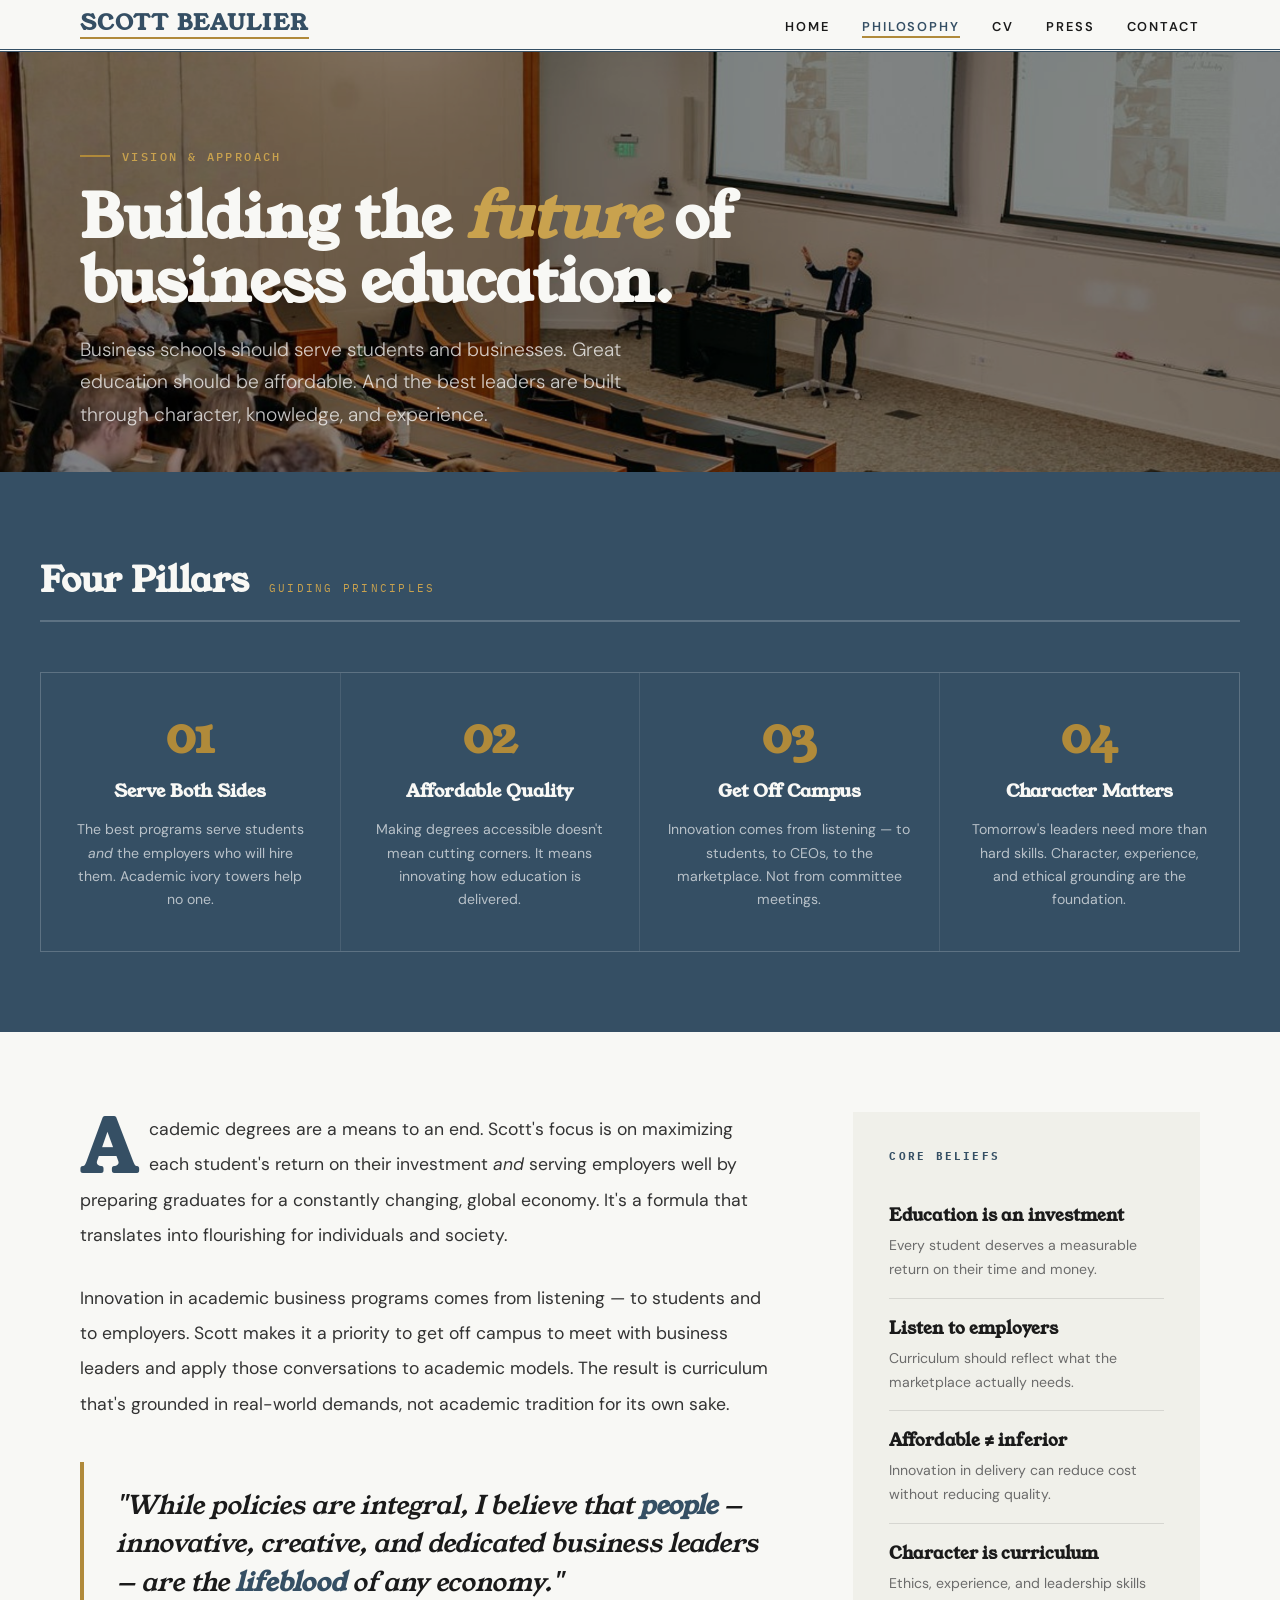
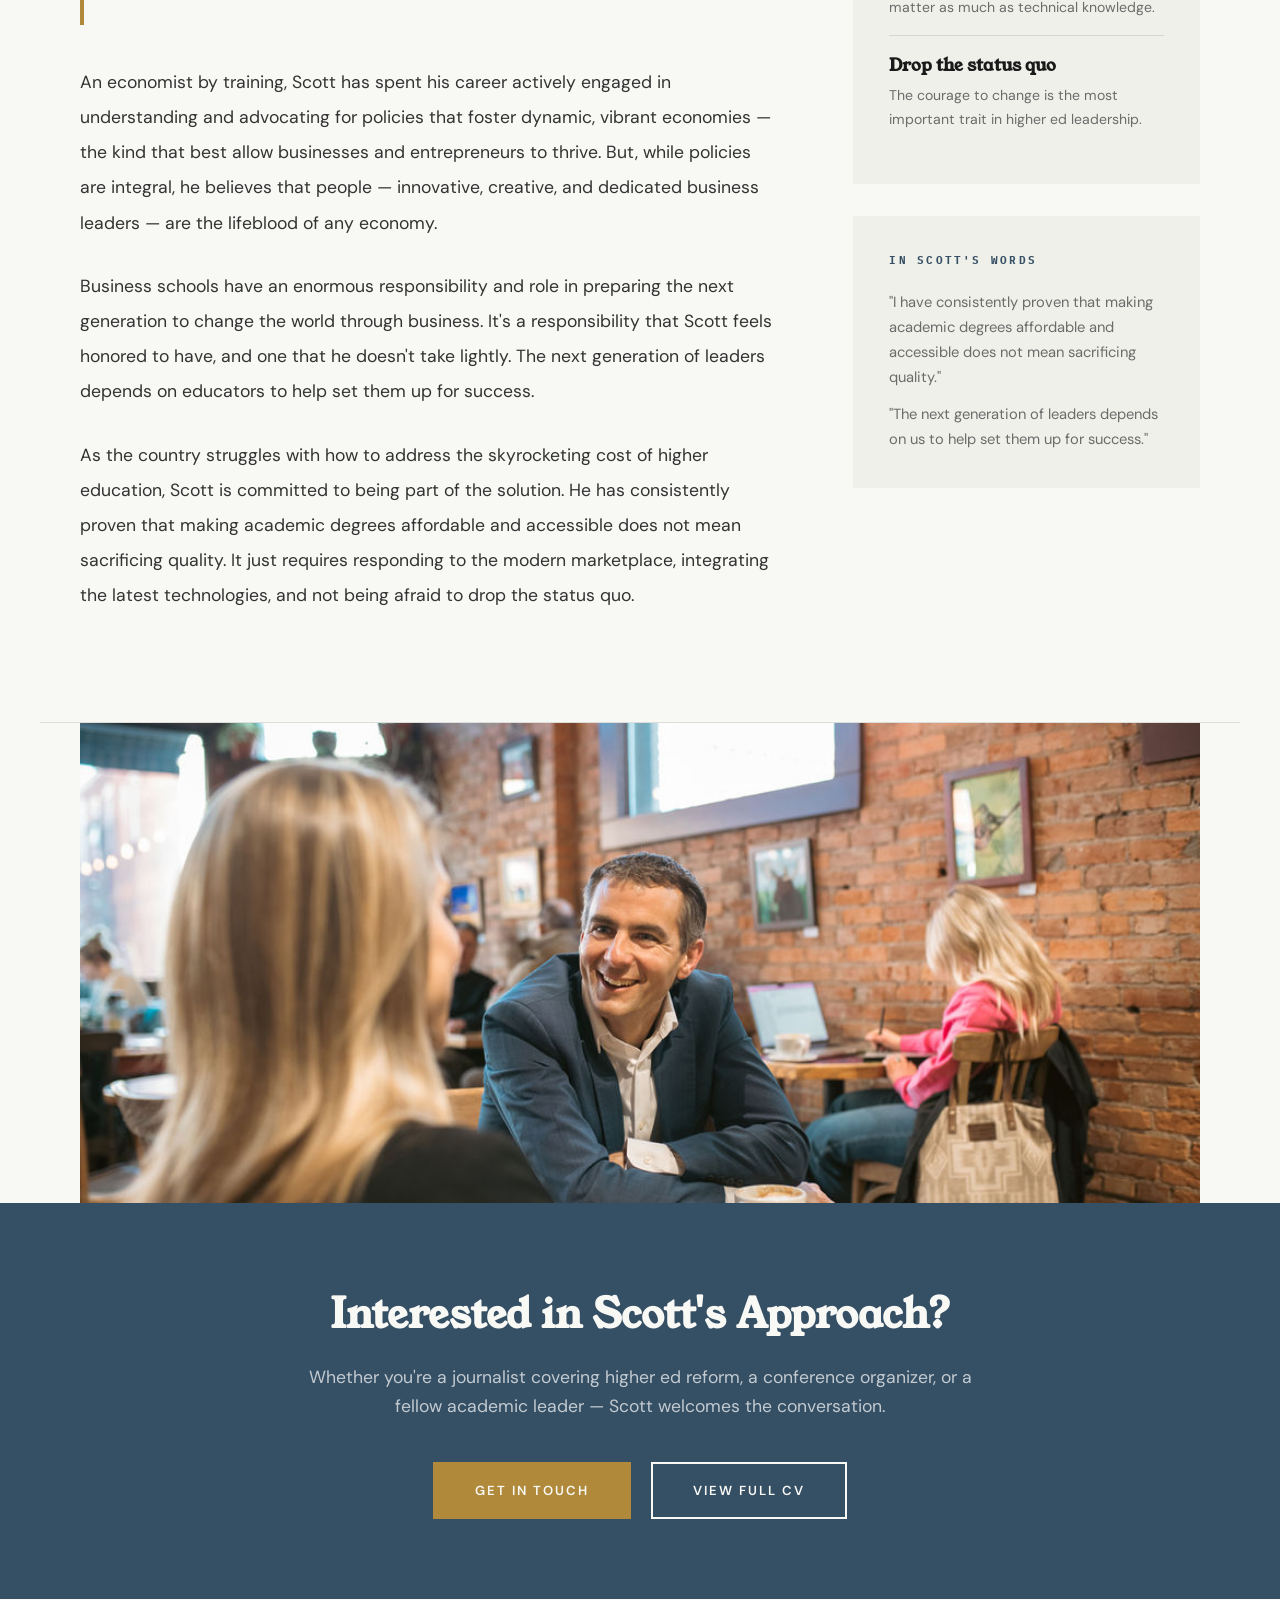
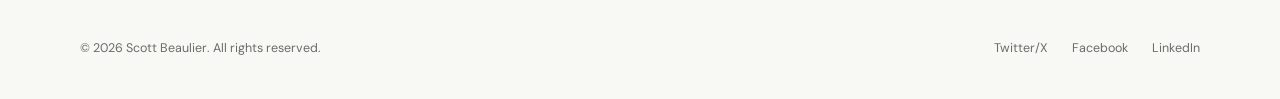
<file: philosophy.html>
<!DOCTYPE html>
<html lang="en">
<head>
<meta charset="UTF-8">
<meta name="viewport" content="width=device-width, initial-scale=1.0">
<title>Philosophy — Scott Beaulier</title>
<link href="https://fonts.googleapis.com/css2?family=Young+Serif&family=DM+Sans:wght@300;400;500;600&family=IBM+Plex+Mono:wght@400;500&display=swap" rel="stylesheet">
<link rel="icon" type="image/svg+xml" href="favicon.svg">
<link rel="stylesheet" href="styles.css">
<style>
  .philosophy-content {
    max-width: 1200px; margin: 0 auto; padding: 80px 40px;
    display: grid; grid-template-columns: 2fr 1fr; gap: 80px;
    border-bottom: 1px solid var(--light-rule);
  }

  .philosophy-prose { font-size: 1.1rem; line-height: 2; color: #333; }
  .philosophy-prose p { margin-bottom: 28px; }

  .philosophy-prose .drop-cap::first-letter {
    font-family: 'Young Serif', serif; font-size: 4.5rem; font-weight: 900;
    float: left; line-height: 0.8; margin-right: 12px; margin-top: 8px; color: var(--navy);
  }

  .inline-quote {
    font-family: 'Young Serif', serif; font-size: 1.6rem; font-style: italic;
    line-height: 1.5; color: var(--ink); border-left: 4px solid var(--gold);
    padding: 24px 0 24px 32px; margin: 40px 0;
  }

  .inline-quote strong { color: var(--navy); font-weight: 700; }

  .philosophy-sidebar { position: sticky; top: 100px; align-self: start; }

  .sidebar-block { background: var(--cream); padding: 36px; margin-bottom: 32px; }

  .sidebar-block h3 {
    font-family: 'IBM Plex Mono', monospace; font-size: 0.7rem;
    text-transform: uppercase; letter-spacing: 0.2em; color: var(--navy); margin-bottom: 20px;
  }

  .sidebar-block p { font-size: 0.92rem; line-height: 1.7; color: var(--mid-gray); margin-bottom: 12px; }
  .sidebar-block p:last-child { margin-bottom: 0; }

  .principle-list { list-style: none; padding: 0; }

  .principle-list li { padding: 16px 0; border-bottom: 1px solid var(--light-rule); font-size: 0.95rem; line-height: 1.6; }
  .principle-list li:last-child { border-bottom: none; }
  .principle-list li strong { display: block; font-family: 'Young Serif', serif; font-size: 1.05rem; margin-bottom: 4px; }
  .principle-list li span { color: var(--mid-gray); font-size: 0.88rem; }

  .pillars { padding: 80px 40px; background: var(--navy); }
  .pillars .section-header { border-bottom-color: rgba(255,255,255,0.2); max-width: 1200px; margin: 0 auto 50px; }
  .pillars .section-header h2 { color: var(--warm-white); }
  .pillars .section-header .section-label { color: var(--gold-light); }

  .pillars-grid {
    display: grid; grid-template-columns: repeat(4, 1fr); gap: 0; border: 1.5px solid rgba(255,255,255,0.2);
    max-width: 1200px; margin: 0 auto;
  }

  .pillar-item {
    padding: 40px 28px; border-right: 1px solid rgba(255,255,255,0.1);
    text-align: center; transition: background 0.3s;
  }

  .pillar-item:last-child { border-right: none; }
  .pillar-item:hover { background: rgba(255,255,255,0.05); }

  .pillar-number {
    font-family: 'Young Serif', serif; font-size: 3rem; font-weight: 900;
    color: var(--gold); margin-bottom: 16px; line-height: 1;
  }

  .pillar-item h3 { font-family: 'Young Serif', serif; font-size: 1.15rem; font-weight: 700; margin-bottom: 12px; color: var(--warm-white); }
  .pillar-item p { font-size: 0.88rem; color: rgba(255,255,255,0.65); line-height: 1.65; }

  .photo-break {
    max-width: 1200px; margin: 0 auto; padding: 0 40px;
    display: grid; grid-template-columns: 1fr 1fr; gap: 4px;
  }

  .photo-slot {
    aspect-ratio: 16/9; background: var(--cream);
    display: flex; align-items: center; justify-content: center;
    font-family: 'IBM Plex Mono', monospace; font-size: 0.7rem;
    color: rgba(26,26,26,0.2); text-transform: uppercase; letter-spacing: 0.15em;
  }

  @media (max-width: 900px) {
    .philosophy-content { grid-template-columns: 1fr; gap: 40px; }
    .philosophy-sidebar { position: static; }
    .pillars-grid { grid-template-columns: 1fr 1fr; }
    .pillar-item:nth-child(2) { border-right: none; }
    .pillar-item:nth-child(1), .pillar-item:nth-child(2) { border-bottom: 1px solid rgba(255,255,255,0.1); }
    .photo-break { grid-template-columns: 1fr; }
  }

  @media (max-width: 600px) {
    .philosophy-content { padding: 50px 24px; }
    .pillars { padding: 50px 24px; }
    .pillars-grid { grid-template-columns: 1fr; }
    .pillar-item { border-right: none; border-bottom: 1px solid rgba(255,255,255,0.1); }
    .pillar-item:last-child { border-bottom: none; }
    .inline-quote { font-size: 1.3rem; }
  }
</style>
</head>
<body>

<header class="top-bar"><div class="top-bar-inner"><a href="index.html" class="site-name" style="text-decoration:none; display:flex; flex-direction:column; gap:3px; line-height:1;"><span style="font-family:'Young Serif',serif; font-size:1.35rem; font-weight:900; letter-spacing:0.06em; text-transform:uppercase; color:var(--navy);">Scott Beaulier</span><span style="width:100%; height:2px; background:var(--gold); display:block;"></span></a><nav><a href="index.html">Home</a><a href="philosophy.html" class="active">Philosophy</a><a href="cv.html">CV</a><a href="press.html">Press</a><a href="contact.html">Contact</a></nav></div></header>

<section class="page-hero" style="position:relative; padding:0; max-width:100%; overflow:hidden; border-bottom:none;">
  <div style="width:100%; height:420px; overflow:hidden; position:relative;">
    <img src="scott-teaching.jpg" alt="Scott Beaulier teaching in lecture hall" style="width:100%; height:100%; object-fit:cover; object-position:75% 40%; filter:brightness(0.55);">
    <div style="position:absolute; bottom:0; left:0; right:0; padding:50px 40px 40px; max-width:1200px; margin:0 auto;">
      <div class="hero-kicker" style="color:var(--gold-light);">Vision & Approach</div>
      <h1 style="color:var(--warm-white); max-width:700px;">Building the <em style="color:var(--gold-light);">future</em> of business education.</h1>
      <p class="hero-subtitle" style="color:rgba(255,255,255,0.75); max-width:600px;">Business schools should serve students and businesses. Great education should be affordable. And the best leaders are built through character, knowledge, and experience.</p>
    </div>
  </div>
</section>

<section class="pillars">
  <div class="section-header"><h2>Four Pillars</h2><span class="section-label">Guiding Principles</span></div>
  <div class="pillars-grid">
    <div class="pillar-item fade-in"><div class="pillar-number">01</div><h3>Serve Both Sides</h3><p>The best programs serve students <em>and</em> the employers who will hire them. Academic ivory towers help no one.</p></div>
    <div class="pillar-item fade-in"><div class="pillar-number">02</div><h3>Affordable Quality</h3><p>Making degrees accessible doesn't mean cutting corners. It means innovating how education is delivered.</p></div>
    <div class="pillar-item fade-in"><div class="pillar-number">03</div><h3>Get Off Campus</h3><p>Innovation comes from listening — to students, to CEOs, to the marketplace. Not from committee meetings.</p></div>
    <div class="pillar-item fade-in"><div class="pillar-number">04</div><h3>Character Matters</h3><p>Tomorrow's leaders need more than hard skills. Character, experience, and ethical grounding are the foundation.</p></div>
  </div>
</section>

<section class="philosophy-content">
  <div class="philosophy-prose">
    <p class="drop-cap">Academic degrees are a means to an end. Scott's focus is on maximizing each student's return on their investment <em>and</em> serving employers well by preparing graduates for a constantly changing, global economy. It's a formula that translates into flourishing for individuals and society.</p>
    <p>Innovation in academic business programs comes from listening — to students and to employers. Scott makes it a priority to get off campus to meet with business leaders and apply those conversations to academic models. The result is curriculum that's grounded in real-world demands, not academic tradition for its own sake.</p>
    <div class="inline-quote">"While policies are integral, I believe that <strong>people</strong> — innovative, creative, and dedicated business leaders — are the <strong>lifeblood</strong> of any economy."</div>
    <p>An economist by training, Scott has spent his career actively engaged in understanding and advocating for policies that foster dynamic, vibrant economies — the kind that best allow businesses and entrepreneurs to thrive. But, while policies are integral, he believes that people — innovative, creative, and dedicated business leaders — are the lifeblood of any economy.</p>
    <p>Business schools have an enormous responsibility and role in preparing the next generation to change the world through business. It's a responsibility that Scott feels honored to have, and one that he doesn't take lightly. The next generation of leaders depends on educators to help set them up for success.</p>
    <p>As the country struggles with how to address the skyrocketing cost of higher education, Scott is committed to being part of the solution. He has consistently proven that making academic degrees affordable and accessible does not mean sacrificing quality. It just requires responding to the modern marketplace, integrating the latest technologies, and not being afraid to drop the status quo.</p>
  </div>
  <aside class="philosophy-sidebar">
    <div class="sidebar-block">
      <h3>Core Beliefs</h3>
      <ul class="principle-list">
        <li><strong>Education is an investment</strong><span>Every student deserves a measurable return on their time and money.</span></li>
        <li><strong>Listen to employers</strong><span>Curriculum should reflect what the marketplace actually needs.</span></li>
        <li><strong>Affordable ≠ inferior</strong><span>Innovation in delivery can reduce cost without reducing quality.</span></li>
        <li><strong>Character is curriculum</strong><span>Ethics, experience, and leadership skills matter as much as technical knowledge.</span></li>
        <li><strong>Drop the status quo</strong><span>The courage to change is the most important trait in higher ed leadership.</span></li>
      </ul>
    </div>
    <div class="sidebar-block">
      <h3>In Scott's Words</h3>
      <p>"I have consistently proven that making academic degrees affordable and accessible does not mean sacrificing quality."</p>
      <p>"The next generation of leaders depends on us to help set them up for success."</p>
    </div>
  </aside>
</section>

<div class="photo-break" style="grid-template-columns:1fr;">
  <div style="aspect-ratio:21/9; overflow:hidden;">
    <img src="scott-conversation.jpg" alt="Scott Beaulier in conversation" style="width:100%; height:100%; object-fit:cover; object-position:center 30%;">
  </div>
</div>

<section class="media-cta">
  <div class="media-cta-inner">
    <h2>Interested in Scott's Approach?</h2>
    <p>Whether you're a journalist covering higher ed reform, a conference organizer, or a fellow academic leader — Scott welcomes the conversation.</p>
    <div class="cta-buttons"><a href="contact.html" class="cta-btn primary">Get in Touch</a><a href="cv.html" class="cta-btn">View Full CV</a></div>
  </div>
</section>

<footer><span>© 2026 Scott Beaulier. All rights reserved.</span><div><a href="https://twitter.com/SBeaulier77">Twitter/X</a><a href="https://www.facebook.com/scott.beaulier.3">Facebook</a><a href="https://www.linkedin.com/in/scott-beaulier-0524102/" target="_blank">LinkedIn</a></div></footer>

</body>
</html>
</file>
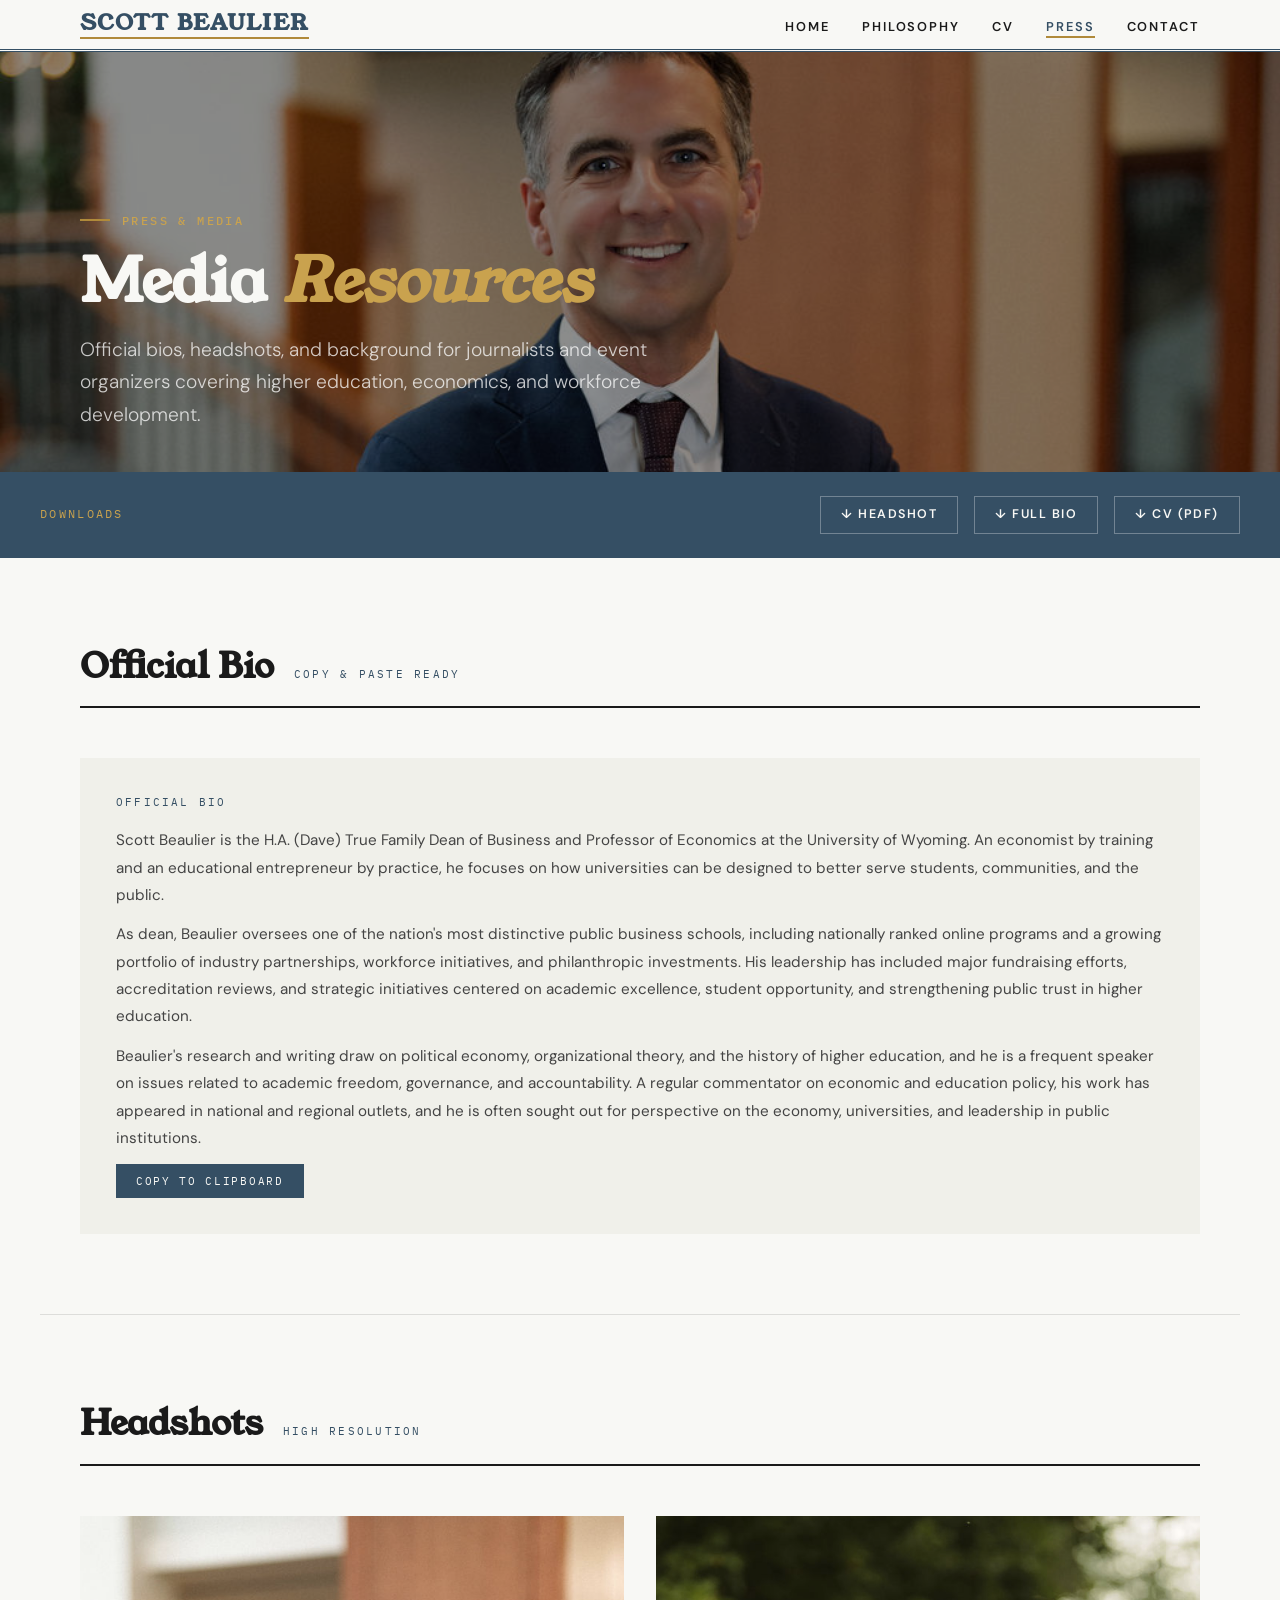
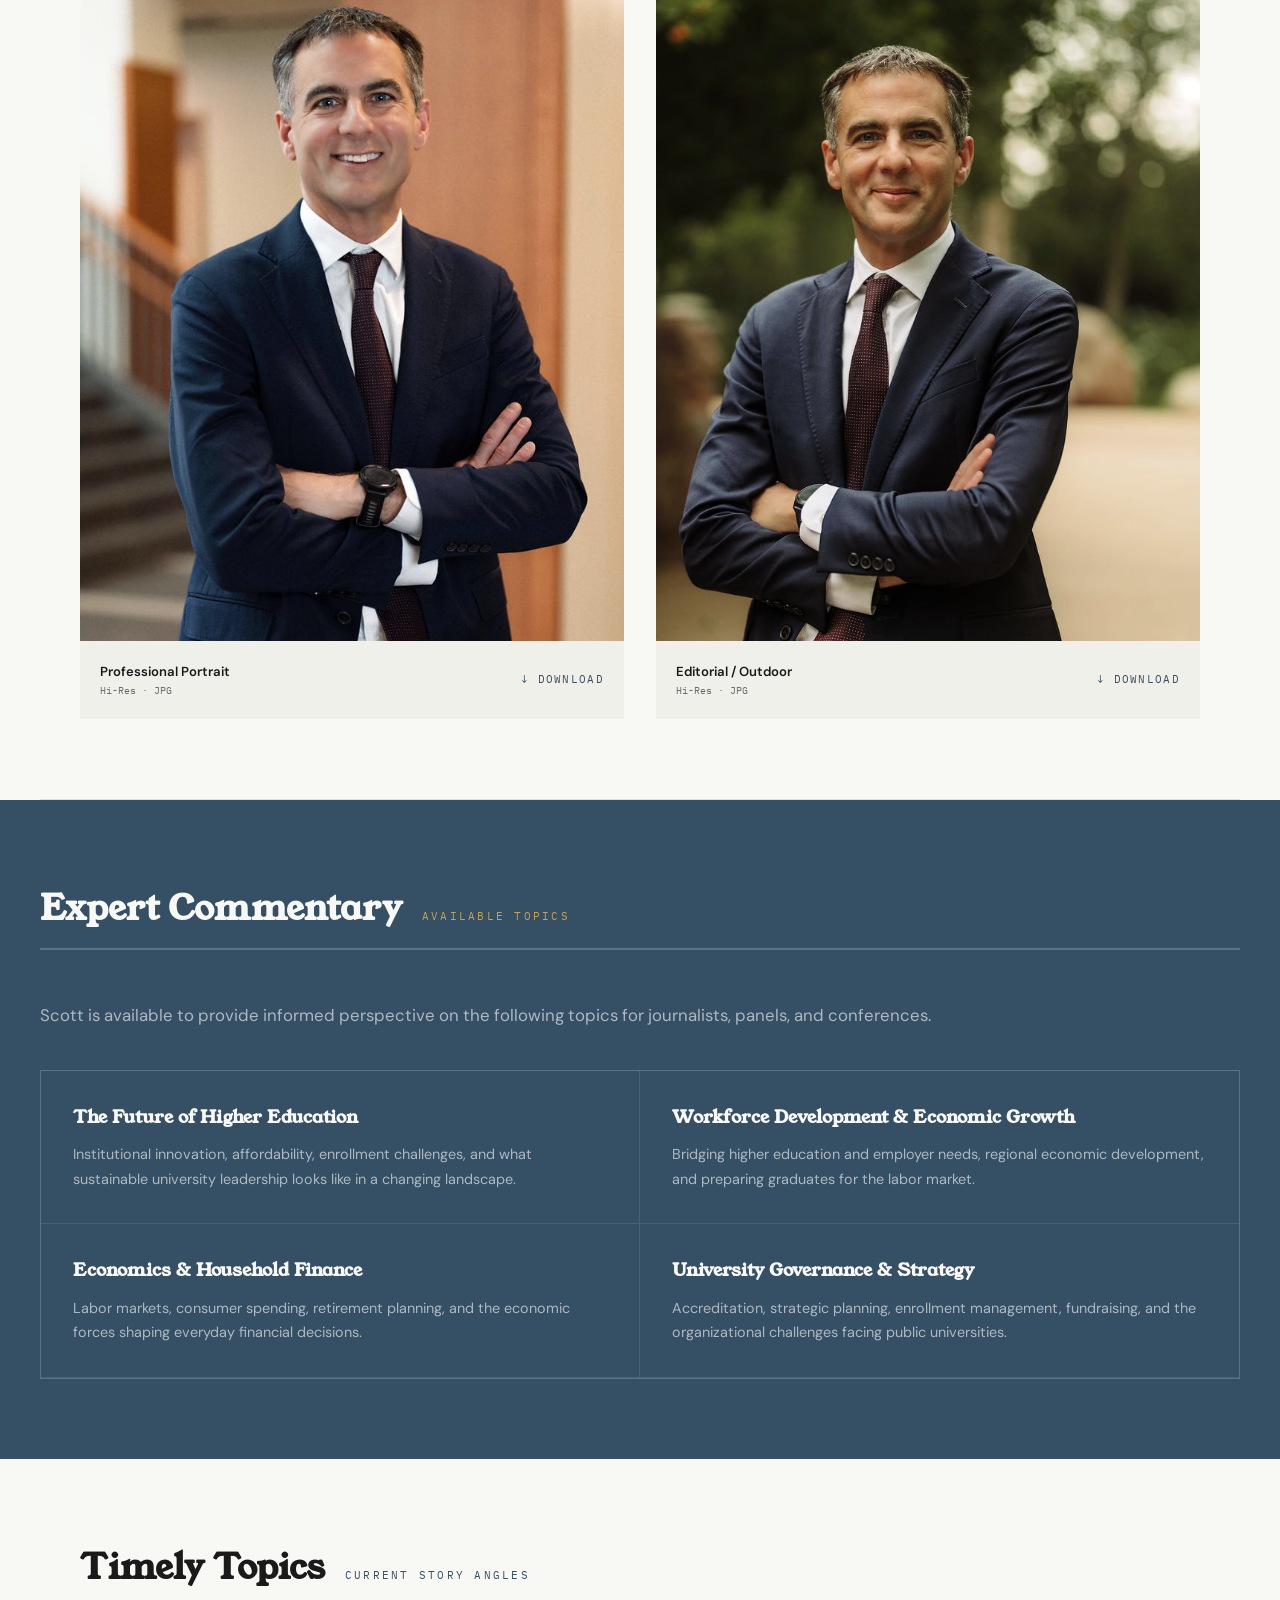
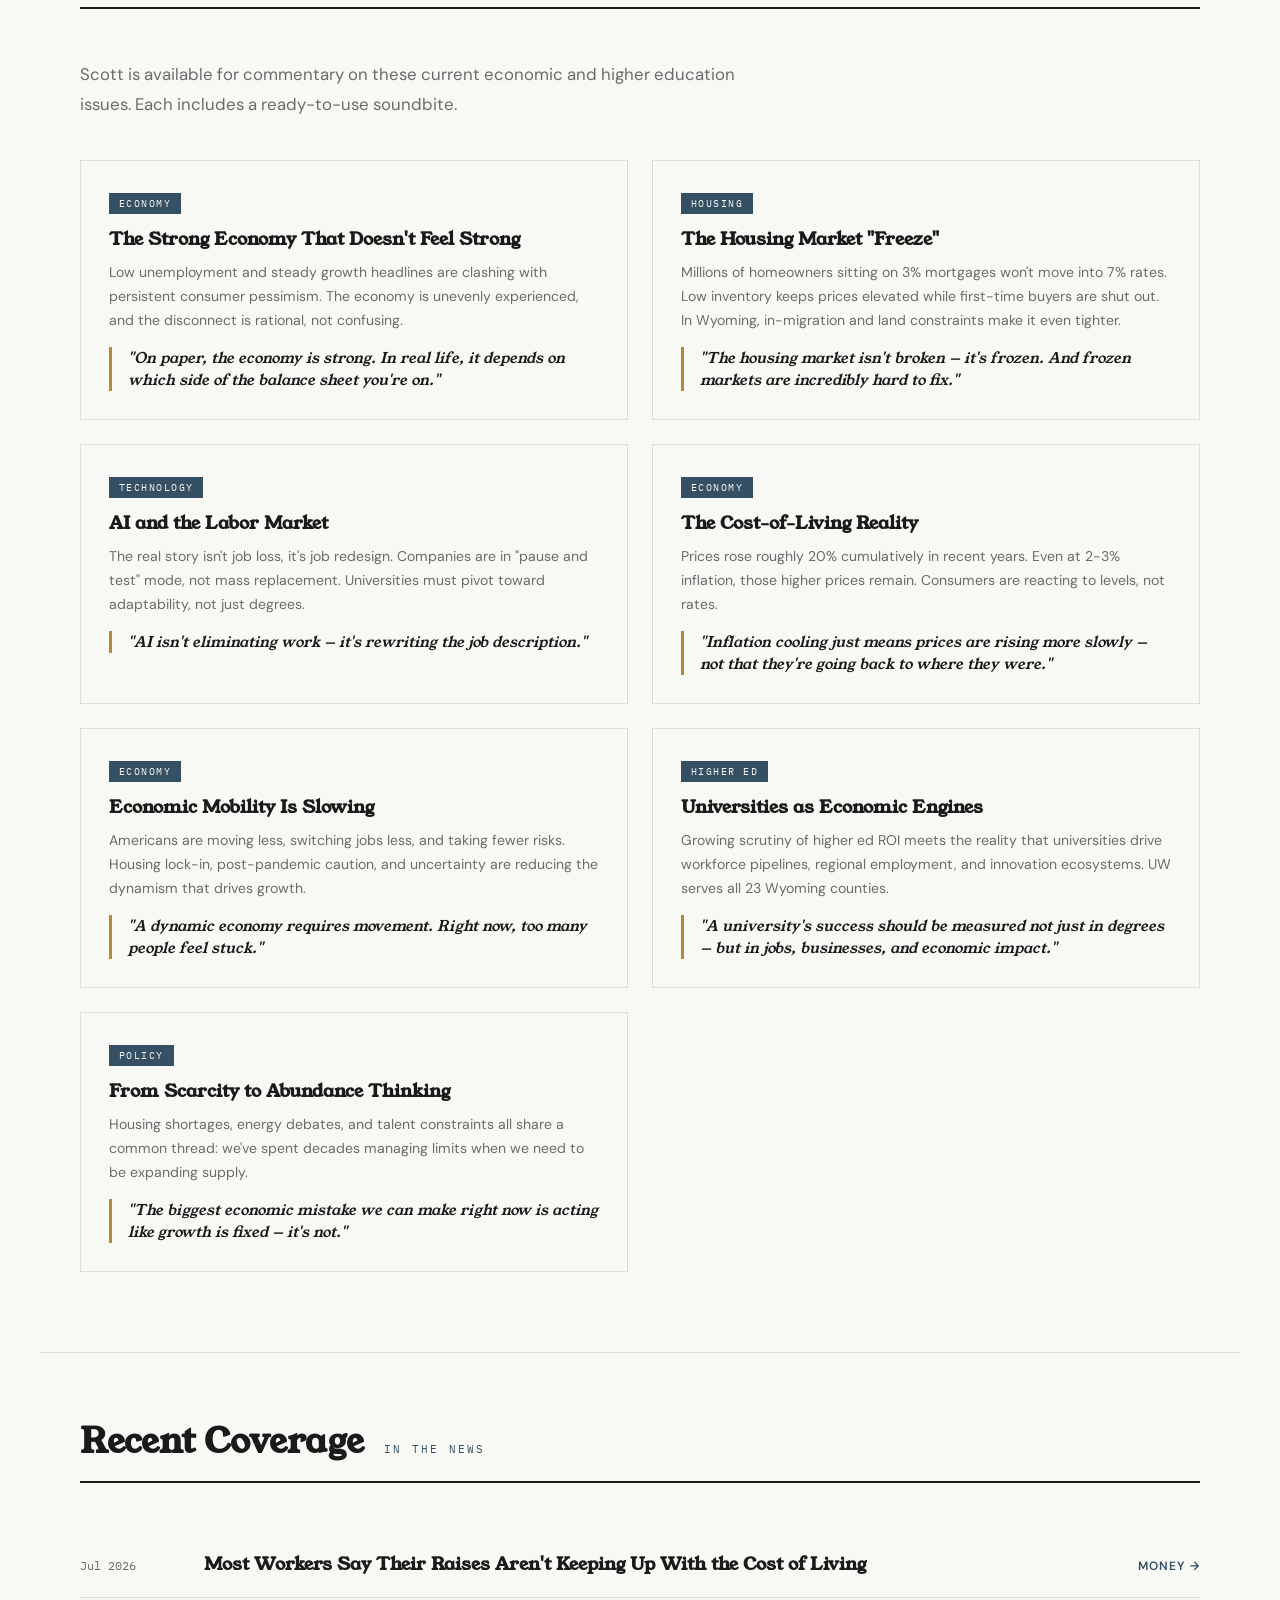
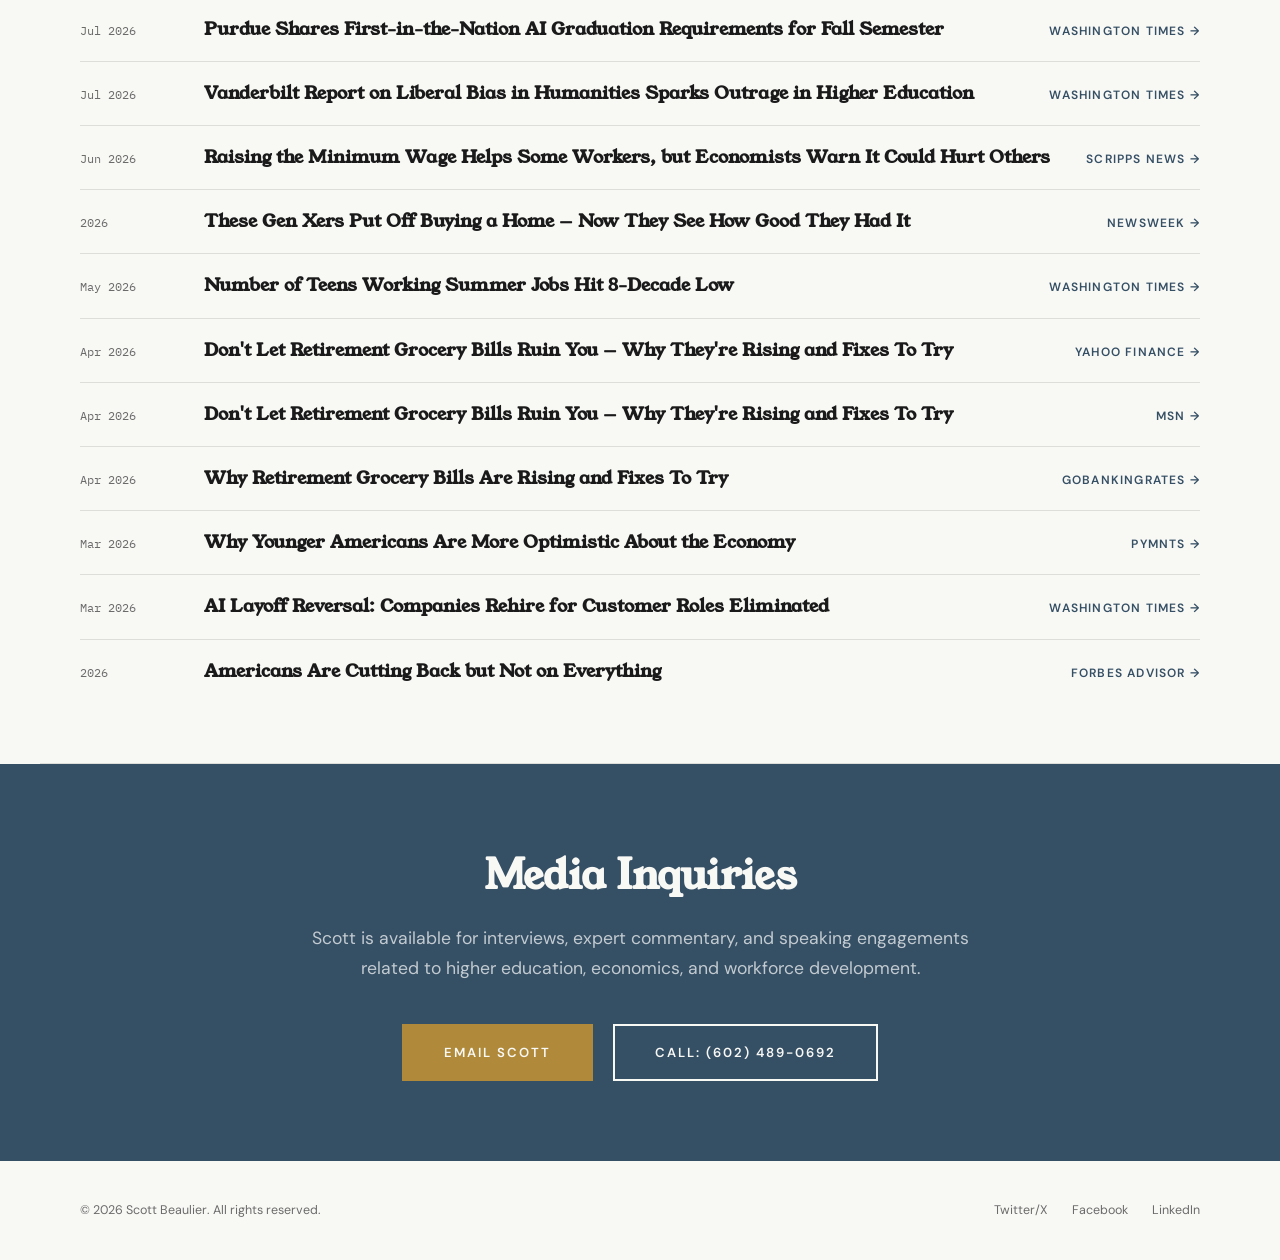
<file: press.html>
<!DOCTYPE html>
<html lang="en">
<head>
<meta charset="UTF-8">
<meta name="viewport" content="width=device-width, initial-scale=1.0">
<title>Press & Media — Scott Beaulier</title>
<link href="https://fonts.googleapis.com/css2?family=Young+Serif&family=DM+Sans:wght@300;400;500;600&family=IBM+Plex+Mono:wght@400;500&display=swap" rel="stylesheet">
<link rel="icon" type="image/svg+xml" href="favicon.svg">
<link rel="stylesheet" href="styles.css">
<style>
  .quick-grab { background:var(--navy); color:var(--warm-white); padding:24px 40px; }
  .quick-grab-inner { max-width:1200px; margin:0 auto; display:flex; align-items:center; justify-content:space-between; flex-wrap:wrap; gap:16px; }
  .quick-grab-label { font-family:'IBM Plex Mono',monospace; font-size:0.72rem; text-transform:uppercase; letter-spacing:0.2em; color:var(--gold-light); }
  .quick-grab-links { display:flex; gap:16px; flex-wrap:wrap; }
  .quick-grab-links a { font-size:0.78rem; font-weight:600; text-transform:uppercase; letter-spacing:0.12em; color:var(--warm-white); text-decoration:none; padding:8px 20px; border:1.5px solid rgba(255,255,255,0.3); transition:all 0.3s; }
  .quick-grab-links a:hover { background:var(--warm-white); color:var(--navy); border-color:var(--warm-white); }

  .bios-section { max-width:1200px; margin:0 auto; padding:80px 40px; border-bottom:1px solid var(--light-rule); }
  .bio-versions { display:grid; grid-template-columns:1fr 1fr; gap:50px; }
  .bio-version { background:var(--cream); padding:36px; }
  .bio-version-label { font-family:'IBM Plex Mono',monospace; font-size:0.68rem; text-transform:uppercase; letter-spacing:0.2em; color:var(--navy); margin-bottom:16px; display:flex; justify-content:space-between; }
  .word-count { font-family:'IBM Plex Mono',monospace; font-size:0.6rem; color:var(--mid-gray); }
  .bio-version p { font-size:0.95rem; line-height:1.8; color:#444; margin-bottom:12px; }
  .copy-btn { font-family:'IBM Plex Mono',monospace; font-size:0.7rem; text-transform:uppercase; letter-spacing:0.15em; background:var(--navy); color:var(--warm-white); border:none; padding:10px 20px; cursor:pointer; transition:background 0.3s; }
  .copy-btn:hover { background:var(--gold); }

  .headshots-section { max-width:1200px; margin:0 auto; padding:80px 40px; border-bottom:1px solid var(--light-rule); }
  .headshots-grid { display:grid; grid-template-columns:repeat(2,1fr); gap:32px; }
  .headshot-card { background:var(--cream); overflow:hidden; transition:transform 0.3s; }
  .headshot-card:hover { transform:translateY(-4px); }
  .headshot-image { aspect-ratio:3/4; overflow:hidden; }
  .headshot-image img { width:100%; height:100%; object-fit:cover; object-position:center top; filter:grayscale(15%); transition:filter 0.3s; }
  .headshot-card:hover .headshot-image img { filter:grayscale(0%); }
  .headshot-info { padding:20px; display:flex; justify-content:space-between; align-items:center; }
  .headshot-label { font-size:0.82rem; font-weight:600; }
  .headshot-meta { font-family:'IBM Plex Mono',monospace; font-size:0.65rem; color:var(--mid-gray); }
  .headshot-download { font-family:'IBM Plex Mono',monospace; font-size:0.68rem; text-transform:uppercase; letter-spacing:0.12em; color:var(--navy); text-decoration:none; transition:color 0.3s; }
  .headshot-download:hover { color:var(--gold); }

  .topics-section { padding:80px 40px; background:var(--navy); }
  .topics-section .section-header { max-width:1200px; margin:0 auto 50px; border-bottom-color:rgba(255,255,255,0.2); }
  .topics-section .section-header h2 { color:var(--warm-white); }
  .topics-section .section-header .section-label { color:var(--gold-light); }
  .topics-intro { font-size:1.05rem; line-height:1.8; color:rgba(255,255,255,0.6); max-width:1200px; margin:0 auto 40px; }
  .topic-cards { display:grid; grid-template-columns:repeat(2,1fr); gap:0; border:1.5px solid rgba(255,255,255,0.2); max-width:1200px; margin:0 auto; }
  .topic-card { padding:32px; border-right:1px solid rgba(255,255,255,0.1); border-bottom:1px solid rgba(255,255,255,0.1); transition:background 0.3s; }
  .topic-card:hover { background:rgba(255,255,255,0.05); }
  .topic-card:nth-child(2n) { border-right:none; }
  .topic-card h3 { font-family:'Young Serif',serif; font-size:1.15rem; font-weight:700; margin-bottom:10px; color:var(--warm-white); }
  .topic-card p { font-size:0.9rem; color:rgba(255,255,255,0.6); line-height:1.7; }

  .timely-section { max-width:1200px; margin:0 auto; padding:80px 40px; border-bottom:1px solid var(--light-rule); }
  .timely-intro { font-size:1.05rem; line-height:1.8; color:var(--mid-gray); max-width:700px; margin-bottom:40px; }
  .timely-grid { display:grid; grid-template-columns:1fr 1fr; gap:24px; }
  .timely-card { padding:28px; border:1.5px solid var(--light-rule); transition:all 0.3s; }
  .timely-card:hover { border-color:var(--navy); transform:translateY(-2px); }
  .timely-tag { font-family:'IBM Plex Mono',monospace; font-size:0.6rem; text-transform:uppercase; letter-spacing:0.15em; color:var(--warm-white); background:var(--navy); display:inline-block; padding:3px 10px; margin-bottom:14px; }
  .timely-card h3 { font-family:'Young Serif',serif; font-size:1.1rem; font-weight:700; margin-bottom:10px; line-height:1.3; }
  .timely-card p { font-size:0.88rem; color:var(--mid-gray); line-height:1.7; margin-bottom:14px; }
  .timely-soundbite { font-family:'Young Serif',serif; font-size:0.92rem; font-style:italic; color:var(--ink); border-left:3px solid var(--gold); padding-left:16px; line-height:1.5; }

  .coverage-section { max-width:1200px; margin:0 auto; padding:60px 40px; border-bottom:1px solid var(--light-rule); }
  .coverage-list { display:flex; flex-direction:column; }
  .coverage-item {
    display:grid; grid-template-columns:100px 1fr auto; gap:24px;
    align-items:baseline; padding:20px 0; border-bottom:1px solid var(--light-rule);
    text-decoration:none; color:var(--ink); transition:all 0.3s;
  }
  .coverage-item:hover { padding-left:12px; border-bottom-color:var(--navy); }
  .coverage-item:last-child { border-bottom:none; }
  .coverage-date { font-family:'IBM Plex Mono',monospace; font-size:0.72rem; color:var(--mid-gray); }
  .coverage-title { font-family:'Young Serif',serif; font-size:1.1rem; font-weight:700; line-height:1.3; }
  .coverage-source { font-size:0.75rem; font-weight:600; text-transform:uppercase; letter-spacing:0.1em; color:var(--navy); white-space:nowrap; }

  @media (max-width:900px) {
    .bio-versions { grid-template-columns:1fr; }
    .headshots-grid { grid-template-columns:1fr; }
    .topic-cards { grid-template-columns:1fr; }
    .topic-card { border-right:none; }
    .timely-grid { grid-template-columns:1fr; }
    .coverage-item { grid-template-columns:1fr; gap:8px; }
    .quick-grab-inner { flex-direction:column; text-align:center; }
  }

  @media (max-width:600px) {
    .quick-grab { padding:20px 24px; }
    .bios-section,.headshots-section,.topics-section,.timely-section,.coverage-section { padding:50px 24px; }
    .headshots-grid { max-width:400px; }
  }
</style>
</head>
<body>

<header class="top-bar"><div class="top-bar-inner"><a href="index.html" class="site-name" style="text-decoration:none; display:flex; flex-direction:column; gap:3px; line-height:1;"><span style="font-family:'Young Serif',serif; font-size:1.35rem; font-weight:900; letter-spacing:0.06em; text-transform:uppercase; color:var(--navy);">Scott Beaulier</span><span style="width:100%; height:2px; background:var(--gold); display:block;"></span></a><nav><a href="index.html">Home</a><a href="philosophy.html">Philosophy</a><a href="cv.html">CV</a><a href="press.html" class="active">Press</a><a href="contact.html">Contact</a></nav></div></header>

<section class="page-hero" style="position:relative; padding:0; max-width:100%; overflow:hidden; border-bottom:none;">
  <div style="width:100%; height:420px; overflow:hidden; position:relative;">
    <img src="scott-headshot-interior.jpg" alt="Scott Beaulier" style="width:100%; height:100%; object-fit:cover; object-position:center 25%; filter:brightness(0.55);">
    <div style="position:absolute; bottom:0; left:0; right:0; padding:50px 40px 40px; max-width:1200px; margin:0 auto;">
      <div class="hero-kicker" style="color:var(--gold-light);">Press & Media</div>
      <h1 style="color:var(--warm-white); max-width:600px;">Media <em style="color:var(--gold-light);">Resources</em></h1>
      <p class="hero-subtitle" style="color:rgba(255,255,255,0.75); max-width:600px;">Official bios, headshots, and background for journalists and event organizers covering higher education, economics, and workforce development.</p>
    </div>
  </div>
</section>

<section class="quick-grab"><div class="quick-grab-inner"><span class="quick-grab-label">Downloads</span><div class="quick-grab-links"><a href="scott-portrait.jpg" download>↓ Headshot</a><a href="#">↓ Full Bio</a><a href="#">↓ CV (PDF)</a></div></div></section>

<section class="bios-section">
  <div class="section-header"><h2>Official Bio</h2><span class="section-label">Copy & Paste Ready</span></div>
  <div class="bio-versions" style="grid-template-columns:1fr;">
    <div class="bio-version">
      <div class="bio-version-label">Official Bio</div>
      <p>Scott Beaulier is the H.A. (Dave) True Family Dean of Business and Professor of Economics at the University of Wyoming. An economist by training and an educational entrepreneur by practice, he focuses on how universities can be designed to better serve students, communities, and the public.</p>
      <p>As dean, Beaulier oversees one of the nation's most distinctive public business schools, including nationally ranked online programs and a growing portfolio of industry partnerships, workforce initiatives, and philanthropic investments. His leadership has included major fundraising efforts, accreditation reviews, and strategic initiatives centered on academic excellence, student opportunity, and strengthening public trust in higher education.</p>
      <p>Beaulier's research and writing draw on political economy, organizational theory, and the history of higher education, and he is a frequent speaker on issues related to academic freedom, governance, and accountability. A regular commentator on economic and education policy, his work has appeared in national and regional outlets, and he is often sought out for perspective on the economy, universities, and leadership in public institutions.</p>
      <button class="copy-btn" onclick="let t=Array.from(this.parentElement.querySelectorAll('p')).map(p=>p.textContent).join(' ');navigator.clipboard.writeText(t).then(()=>{this.textContent='✓ Copied';setTimeout(()=>this.textContent='Copy to Clipboard',2000);})">Copy to Clipboard</button>
    </div>
  </div>
</section>

<section class="headshots-section">
  <div class="section-header"><h2>Headshots</h2><span class="section-label">High Resolution</span></div>
  <div class="headshots-grid">
    <div class="headshot-card fade-in"><div class="headshot-image"><img src="scott-headshot-interior.jpg" alt="Scott Beaulier — Professional Portrait"></div><div class="headshot-info"><div><div class="headshot-label">Professional Portrait</div><div class="headshot-meta">Hi-Res · JPG</div></div><a href="scott-headshot-interior.jpg" download class="headshot-download">↓ Download</a></div></div>
    <div class="headshot-card fade-in"><div class="headshot-image"><img src="scott-headshot-outdoor.jpg" alt="Scott Beaulier — Editorial Portrait" style="transform:scale(1.4); object-position:center 20%;"></div><div class="headshot-info"><div><div class="headshot-label">Editorial / Outdoor</div><div class="headshot-meta">Hi-Res · JPG</div></div><a href="scott-headshot-outdoor.jpg" download class="headshot-download">↓ Download</a></div></div>
  </div>
</section>

<section class="topics-section">
  <div class="section-header"><h2>Expert Commentary</h2><span class="section-label">Available Topics</span></div>
  <p class="topics-intro">Scott is available to provide informed perspective on the following topics for journalists, panels, and conferences.</p>
  <div class="topic-cards">
    <div class="topic-card"><h3>The Future of Higher Education</h3><p>Institutional innovation, affordability, enrollment challenges, and what sustainable university leadership looks like in a changing landscape.</p></div>
    <div class="topic-card"><h3>Workforce Development & Economic Growth</h3><p>Bridging higher education and employer needs, regional economic development, and preparing graduates for the labor market.</p></div>
    <div class="topic-card"><h3>Economics & Household Finance</h3><p>Labor markets, consumer spending, retirement planning, and the economic forces shaping everyday financial decisions.</p></div>
    <div class="topic-card"><h3>University Governance & Strategy</h3><p>Accreditation, strategic planning, enrollment management, fundraising, and the organizational challenges facing public universities.</p></div>
  </div>
</section>

<section class="timely-section">
  <div class="section-header"><h2>Timely Topics</h2><span class="section-label">Current Story Angles</span></div>
  <p class="timely-intro">Scott is available for commentary on these current economic and higher education issues. Each includes a ready-to-use soundbite.</p>
  <div class="timely-grid">
    <div class="timely-card">
      <div class="timely-tag">Economy</div>
      <h3>The Strong Economy That Doesn't Feel Strong</h3>
      <p>Low unemployment and steady growth headlines are clashing with persistent consumer pessimism. The economy is unevenly experienced, and the disconnect is rational, not confusing.</p>
      <div class="timely-soundbite">"On paper, the economy is strong. In real life, it depends on which side of the balance sheet you're on."</div>
    </div>
    <div class="timely-card">
      <div class="timely-tag">Housing</div>
      <h3>The Housing Market "Freeze"</h3>
      <p>Millions of homeowners sitting on 3% mortgages won't move into 7% rates. Low inventory keeps prices elevated while first-time buyers are shut out. In Wyoming, in-migration and land constraints make it even tighter.</p>
      <div class="timely-soundbite">"The housing market isn't broken — it's frozen. And frozen markets are incredibly hard to fix."</div>
    </div>
    <div class="timely-card">
      <div class="timely-tag">Technology</div>
      <h3>AI and the Labor Market</h3>
      <p>The real story isn't job loss, it's job redesign. Companies are in "pause and test" mode, not mass replacement. Universities must pivot toward adaptability, not just degrees.</p>
      <div class="timely-soundbite">"AI isn't eliminating work — it's rewriting the job description."</div>
    </div>
    <div class="timely-card">
      <div class="timely-tag">Economy</div>
      <h3>The Cost-of-Living Reality</h3>
      <p>Prices rose roughly 20% cumulatively in recent years. Even at 2-3% inflation, those higher prices remain. Consumers are reacting to levels, not rates.</p>
      <div class="timely-soundbite">"Inflation cooling just means prices are rising more slowly — not that they're going back to where they were."</div>
    </div>
    <div class="timely-card">
      <div class="timely-tag">Economy</div>
      <h3>Economic Mobility Is Slowing</h3>
      <p>Americans are moving less, switching jobs less, and taking fewer risks. Housing lock-in, post-pandemic caution, and uncertainty are reducing the dynamism that drives growth.</p>
      <div class="timely-soundbite">"A dynamic economy requires movement. Right now, too many people feel stuck."</div>
    </div>
    <div class="timely-card">
      <div class="timely-tag">Higher Ed</div>
      <h3>Universities as Economic Engines</h3>
      <p>Growing scrutiny of higher ed ROI meets the reality that universities drive workforce pipelines, regional employment, and innovation ecosystems. UW serves all 23 Wyoming counties.</p>
      <div class="timely-soundbite">"A university's success should be measured not just in degrees — but in jobs, businesses, and economic impact."</div>
    </div>
    <div class="timely-card">
      <div class="timely-tag">Policy</div>
      <h3>From Scarcity to Abundance Thinking</h3>
      <p>Housing shortages, energy debates, and talent constraints all share a common thread: we've spent decades managing limits when we need to be expanding supply.</p>
      <div class="timely-soundbite">"The biggest economic mistake we can make right now is acting like growth is fixed — it's not."</div>
    </div>
  </div>
</section>

<section class="coverage-section">
  <div class="section-header"><h2>Recent Coverage</h2><span class="section-label">In the News</span></div>
  <div class="coverage-list">
    <a class="coverage-item" href="https://money.com/wages-not-keeping-up-with-cost-of-living/" target="_blank"><span class="coverage-date">Jul 2026</span><span class="coverage-title">Most Workers Say Their Raises Aren't Keeping Up With the Cost of Living</span><span class="coverage-source">Money →</span></a>
    <a class="coverage-item" href="https://www.washingtontimes.com/news/2026/jul/9/purdue-shares-first-nation-ai-graduation-requirements-fall-semester/" target="_blank"><span class="coverage-date">Jul 2026</span><span class="coverage-title">Purdue Shares First-in-the-Nation AI Graduation Requirements for Fall Semester</span><span class="coverage-source">Washington Times →</span></a>
    <a class="coverage-item" href="https://www.washingtontimes.com/news/2026/jul/1/vanderbilt-report-liberal-bias-humanities-sparks-outrage-higher/" target="_blank"><span class="coverage-date">Jul 2026</span><span class="coverage-title">Vanderbilt Report on Liberal Bias in Humanities Sparks Outrage in Higher Education</span><span class="coverage-source">Washington Times →</span></a>
    <a class="coverage-item" href="https://www.scrippsnews.com/us-news/raising-the-minimum-wage-helps-some-workers-but-economists-warn-it-could-hurt-others" target="_blank"><span class="coverage-date">Jun 2026</span><span class="coverage-title">Raising the Minimum Wage Helps Some Workers, but Economists Warn It Could Hurt Others</span><span class="coverage-source">Scripps News →</span></a>
    <a class="coverage-item" href="https://www.newsweek.com/these-gen-xers-put-off-buying-a-home-now-they-see-how-good-they-had-it-12026886" target="_blank"><span class="coverage-date">2026</span><span class="coverage-title">These Gen Xers Put Off Buying a Home — Now They See How Good They Had It</span><span class="coverage-source">Newsweek →</span></a>
    <a class="coverage-item" href="https://www.washingtontimes.com/news/2026/may/27/number-teens-working-summer-jobs-hit-8-decade-low/" target="_blank"><span class="coverage-date">May 2026</span><span class="coverage-title">Number of Teens Working Summer Jobs Hit 8-Decade Low</span><span class="coverage-source">Washington Times →</span></a>
    <a class="coverage-item" href="https://finance.yahoo.com/markets/articles/don-t-let-retirement-grocery-150006067.html" target="_blank"><span class="coverage-date">Apr 2026</span><span class="coverage-title">Don't Let Retirement Grocery Bills Ruin You — Why They're Rising and Fixes To Try</span><span class="coverage-source">Yahoo Finance →</span></a>
    <a class="coverage-item" href="https://www.msn.com/en-us/money/personalfinance/don-t-let-retirement-grocery-bills-ruin-you-why-they-re-rising-and-fixes-to-try-asap/ar-AA20XqsU" target="_blank"><span class="coverage-date">Apr 2026</span><span class="coverage-title">Don't Let Retirement Grocery Bills Ruin You — Why They're Rising and Fixes To Try</span><span class="coverage-source">MSN →</span></a>
    <a class="coverage-item" href="https://www.gobankingrates.com/saving-money/food/why-retirement-grocery-bills-are-rising-and-fixes/" target="_blank"><span class="coverage-date">Apr 2026</span><span class="coverage-title">Why Retirement Grocery Bills Are Rising and Fixes To Try</span><span class="coverage-source">GOBankingRates →</span></a>
    <a class="coverage-item" href="https://www.pymnts.com/economy/2026/why-younger-americans-are-more-optimistic-about-the-economy/" target="_blank"><span class="coverage-date">Mar 2026</span><span class="coverage-title">Why Younger Americans Are More Optimistic About the Economy</span><span class="coverage-source">PYMNTS →</span></a>
    <a class="coverage-item" href="https://www.washingtontimes.com/news/2026/mar/10/ai-layoff-reversal-companies-rehire-customer-roles-eliminated/" target="_blank"><span class="coverage-date">Mar 2026</span><span class="coverage-title">AI Layoff Reversal: Companies Rehire for Customer Roles Eliminated</span><span class="coverage-source">Washington Times →</span></a>
    <a class="coverage-item" href="https://www.forbes.com/advisor/credit-cards/americans-are-cutting-back-but-not-on-everything-heres-how-to-earn-while-you-spend/" target="_blank"><span class="coverage-date">2026</span><span class="coverage-title">Americans Are Cutting Back but Not on Everything</span><span class="coverage-source">Forbes Advisor →</span></a>
  </div>
</section>

<section class="media-cta">
  <div class="media-cta-inner">
    <h2>Media Inquiries</h2>
    <p>Scott is available for interviews, expert commentary, and speaking engagements related to higher education, economics, and workforce development.</p>
    <div class="cta-buttons"><a href="mailto:Sbeauli2@uwyo.edu" class="cta-btn primary">Email Scott</a><a href="tel:6024890692" class="cta-btn">Call: (602) 489-0692</a></div>
  </div>
</section>

<footer><span>&copy; 2026 Scott Beaulier. All rights reserved.</span><div><a href="https://twitter.com/SBeaulier77">Twitter/X</a><a href="https://www.facebook.com/scott.beaulier.3">Facebook</a><a href="https://www.linkedin.com/in/scott-beaulier-0524102/" target="_blank">LinkedIn</a></div></footer>

</body>
</html>
</file>
<file: styles.css>
/* ═══════════════════════════════════════════════════
   SCOTT BEAULIER — FULL SITE STYLES
   Editorial Aesthetic · Navy & Gold Palette
   ═══════════════════════════════════════════════════ */

:root {
  --ink: #1a1a1a;
  --cream: #f0f0ea;
  --navy: #354F64;
  --navy-dark: #2a3f51;
  --gold: #b08a3a;
  --gold-light: #c9a24e;
  --warm-white: #f8f8f5;
  --mid-gray: #6b6b6b;
  --light-rule: rgba(26, 26, 26, 0.12);
}

* { margin: 0; padding: 0; box-sizing: border-box; }
html { scroll-behavior: smooth; }

body {
  font-family: 'DM Sans', sans-serif;
  background: var(--warm-white);
  color: var(--ink);
  line-height: 1.6;
  overflow-x: hidden;
}

/* ── NAVIGATION ── */
.top-bar {
  border-bottom: 3px double var(--navy);
  padding: 12px 0 10px;
  background: var(--warm-white);
  position: sticky;
  top: 0;
  z-index: 100;
}

.top-bar-inner {
  max-width: 1200px;
  margin: 0 auto;
  padding: 0 40px;
  display: flex;
  align-items: center;
  justify-content: space-between;
}

.site-name {
  font-family: 'Young Serif', serif;
  font-size: 1.1rem;
  font-weight: 700;
  letter-spacing: 0.05em;
  text-transform: uppercase;
  text-decoration: none;
  color: var(--navy);
}

.top-bar nav a {
  font-family: 'DM Sans', sans-serif;
  font-size: 0.8rem;
  font-weight: 600;
  text-transform: uppercase;
  letter-spacing: 0.15em;
  color: var(--ink);
  text-decoration: none;
  margin-left: 32px;
  position: relative;
  transition: color 0.3s;
}

.top-bar nav a::after {
  content: '';
  position: absolute;
  bottom: -3px;
  left: 0;
  width: 0;
  height: 2px;
  background: var(--gold);
  transition: width 0.3s;
}

.top-bar nav a:hover { color: var(--navy); }
.top-bar nav a:hover::after { width: 100%; }
.top-bar nav a.active { color: var(--navy); }
.top-bar nav a.active::after { width: 100%; }

/* ── SHARED SECTION STYLES ── */
.section-header {
  display: flex;
  align-items: baseline;
  gap: 20px;
  margin-bottom: 50px;
  border-bottom: 2px solid var(--ink);
  padding-bottom: 12px;
}

.section-header h2 {
  font-family: 'Young Serif', serif;
  font-size: 2.2rem;
  font-weight: 900;
}

.section-header .section-label {
  font-family: 'IBM Plex Mono', monospace;
  font-size: 0.7rem;
  text-transform: uppercase;
  letter-spacing: 0.2em;
  color: var(--navy);
}

.page-container {
  max-width: 1200px;
  margin: 0 auto;
  padding: 0 40px;
}

/* ── PAGE HERO (inner pages) ── */
.page-hero {
  max-width: 1200px;
  margin: 0 auto;
  padding: 60px 40px 50px;
  border-bottom: 1px solid var(--light-rule);
}

.page-hero .hero-kicker {
  font-family: 'IBM Plex Mono', monospace;
  font-size: 0.75rem;
  font-weight: 500;
  text-transform: uppercase;
  letter-spacing: 0.2em;
  color: var(--navy);
  margin-bottom: 20px;
  display: flex;
  align-items: center;
  gap: 12px;
}

.page-hero .hero-kicker::before {
  content: '';
  width: 30px;
  height: 2px;
  background: var(--gold);
}

.page-hero h1 {
  font-family: 'Young Serif', serif;
  font-size: 3.8rem;
  font-weight: 900;
  line-height: 1.05;
  margin-bottom: 20px;
  max-width: 800px;
}

.page-hero h1 em {
  font-style: italic;
  color: var(--navy);
}

.page-hero .hero-subtitle {
  font-size: 1.2rem;
  line-height: 1.7;
  color: var(--mid-gray);
  max-width: 650px;
  font-weight: 300;
}

/* ── PULLQUOTE BANNER ── */
.pullquote-banner {
  background: var(--navy);
  color: var(--warm-white);
  padding: 50px 40px;
  text-align: center;
}

.pullquote-banner blockquote {
  font-family: 'Young Serif', serif;
  font-size: 2rem;
  font-style: italic;
  line-height: 1.5;
  max-width: 900px;
  margin: 0 auto;
  font-weight: 400;
}

.pullquote-banner blockquote strong {
  color: var(--gold-light);
  font-weight: 700;
}

.pullquote-banner .attribution {
  margin-top: 16px;
  font-family: 'IBM Plex Mono', monospace;
  font-size: 0.7rem;
  text-transform: uppercase;
  letter-spacing: 0.2em;
  color: rgba(255,255,255,0.5);
}

/* ── MEDIA CTA ── */
.media-cta {
  background: var(--navy);
  color: var(--warm-white);
  padding: 80px 40px;
  text-align: center;
}

.media-cta-inner {
  max-width: 700px;
  margin: 0 auto;
}

.media-cta h2 {
  font-family: 'Young Serif', serif;
  font-size: 2.5rem;
  font-weight: 900;
  margin-bottom: 16px;
}

.media-cta p {
  font-size: 1.1rem;
  color: rgba(255,255,255,0.7);
  margin-bottom: 40px;
  line-height: 1.7;
}

.cta-buttons {
  display: flex;
  gap: 20px;
  justify-content: center;
  flex-wrap: wrap;
}

.cta-btn {
  font-family: 'DM Sans', sans-serif;
  font-size: 0.82rem;
  font-weight: 600;
  text-transform: uppercase;
  letter-spacing: 0.15em;
  padding: 16px 40px;
  text-decoration: none;
  border: 2px solid var(--warm-white);
  color: var(--warm-white);
  transition: all 0.3s;
  cursor: pointer;
}

.cta-btn:hover {
  background: var(--warm-white);
  color: var(--navy);
}

.cta-btn.primary {
  background: var(--gold);
  border-color: var(--gold);
}

.cta-btn.primary:hover {
  background: var(--gold-light);
  border-color: var(--gold-light);
  color: var(--ink);
}

/* ── VIEW ALL LINK ── */
.view-all-link {
  display: inline-block;
  margin-top: 32px;
  font-family: 'IBM Plex Mono', monospace;
  font-size: 0.78rem;
  text-transform: uppercase;
  letter-spacing: 0.15em;
  color: var(--navy);
  text-decoration: none;
  border-bottom: 2px solid var(--navy);
  padding-bottom: 4px;
  transition: all 0.3s;
}

.view-all-link:hover { color: var(--gold); border-bottom-color: var(--gold); }

/* ── FOOTER ── */
footer {
  max-width: 1200px;
  margin: 0 auto;
  padding: 40px;
  display: flex;
  justify-content: space-between;
  align-items: center;
  font-size: 0.78rem;
  color: var(--mid-gray);
}

footer a {
  color: var(--mid-gray);
  text-decoration: none;
  margin-left: 24px;
  transition: color 0.3s;
}

footer a:hover { color: var(--navy); }

/* ── ANIMATIONS ── */
.fade-in {
  opacity: 0;
  transform: translateY(20px);
  animation: fadeIn 0.8s ease forwards;
}

.fade-in:nth-child(1) { animation-delay: 0.1s; }
.fade-in:nth-child(2) { animation-delay: 0.2s; }
.fade-in:nth-child(3) { animation-delay: 0.3s; }
.fade-in:nth-child(4) { animation-delay: 0.4s; }
.fade-in:nth-child(5) { animation-delay: 0.5s; }
.fade-in:nth-child(6) { animation-delay: 0.6s; }

@keyframes fadeIn {
  to { opacity: 1; transform: translateY(0); }
}

.slide-in {
  opacity: 0;
  transform: translateX(-20px);
  animation: slideIn 0.6s ease forwards;
}

@keyframes slideIn {
  to { opacity: 1; transform: translateX(0); }
}

/* ── RESPONSIVE ── */
@media (max-width: 900px) {
  .page-hero h1 { font-size: 2.8rem; }
  .pullquote-banner blockquote { font-size: 1.5rem; }
  .section-header { flex-direction: column; gap: 8px; }
}

@media (max-width: 600px) {
  .top-bar-inner { flex-direction: column; gap: 12px; }
  .top-bar nav a { margin: 0 12px; font-size: 0.72rem; }
  .page-hero { padding: 40px 24px 30px; }
  .page-hero h1 { font-size: 2.2rem; }
  .page-container { padding: 0 24px; }
  footer { flex-direction: column; gap: 16px; text-align: center; }
  footer a { margin: 0 12px; }
  .media-cta { padding: 50px 24px; }
  .media-cta h2 { font-size: 1.8rem; }
  .cta-buttons { flex-direction: column; align-items: center; }
}
</file>
